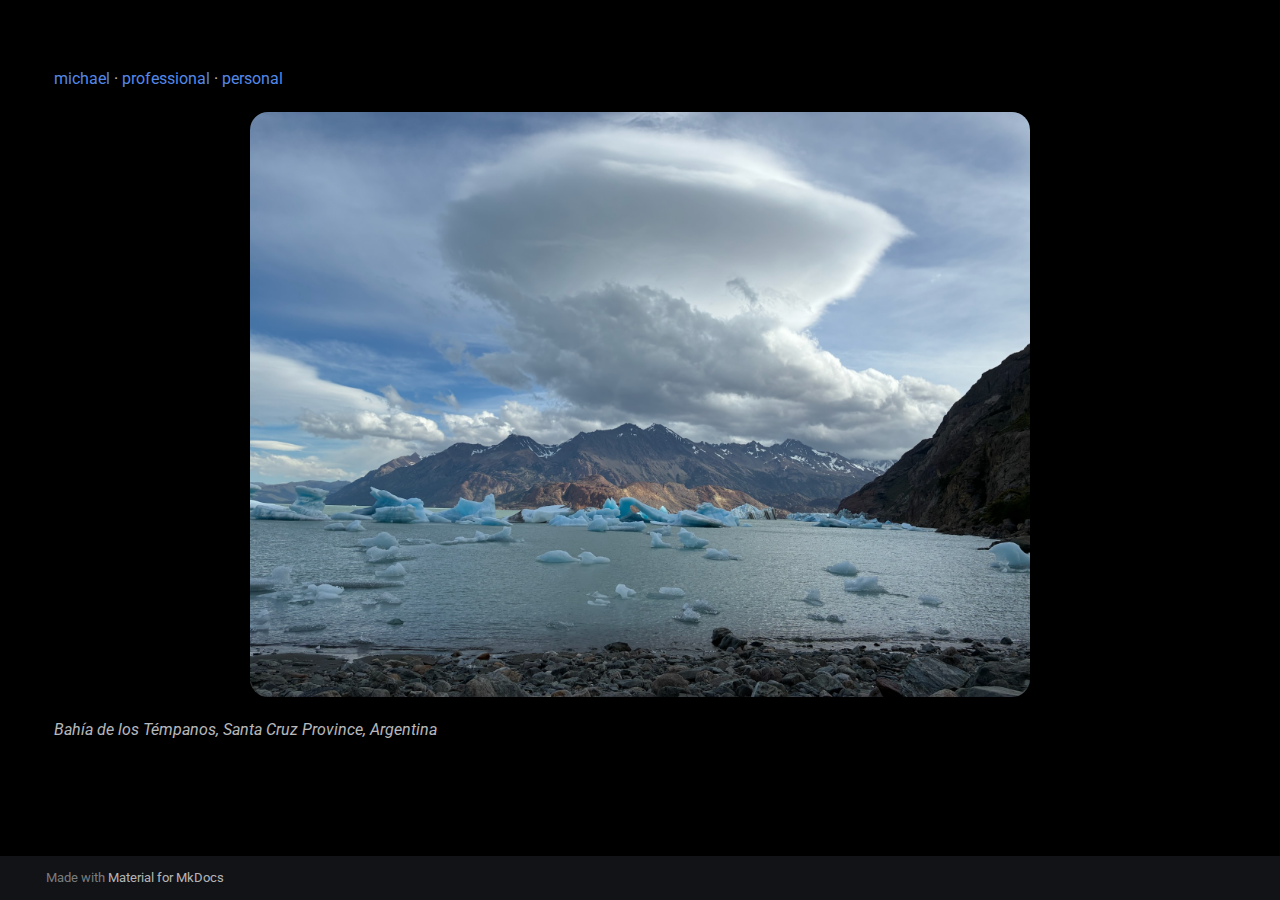
<file: index.html>
<!doctype html>
<html lang="en" class="no-js">
  <head>
    
      <meta charset="utf-8">
      <meta name="viewport" content="width=device-width,initial-scale=1">
      
      
      
      
      
        <link rel="next" href="professional/work-history/">
      
      
        
      
      
      <link rel="icon" href="assets/favicon.png">
      <meta name="generator" content="mkdocs-1.6.1, mkdocs-material-9.7.1">
    
    
      
        <title></title>
      
    
    
      <link rel="stylesheet" href="assets/stylesheets/main.484c7ddc.min.css">
      
        
        <link rel="stylesheet" href="assets/stylesheets/palette.ab4e12ef.min.css">
      
      


    
    
      
    
    
      
        
        
        <link rel="preconnect" href="https://fonts.gstatic.com" crossorigin>
        <link rel="stylesheet" href="https://fonts.googleapis.com/css?family=Roboto:300,300i,400,400i,700,700i%7CRoboto+Mono:400,400i,700,700i&display=fallback">
        <style>:root{--md-text-font:"Roboto";--md-code-font:"Roboto Mono"}</style>
      
    
    
      <link rel="stylesheet" href="stylesheets/extra.css">
    
    <script>__md_scope=new URL(".",location),__md_hash=e=>[...e].reduce(((e,_)=>(e<<5)-e+_.charCodeAt(0)),0),__md_get=(e,_=localStorage,t=__md_scope)=>JSON.parse(_.getItem(t.pathname+"."+e)),__md_set=(e,_,t=localStorage,a=__md_scope)=>{try{t.setItem(a.pathname+"."+e,JSON.stringify(_))}catch(e){}}</script>
    
      

    
    
  </head>
  
  
    
    
    
    
    
    <body dir="ltr" data-md-color-scheme="slate" data-md-color-primary="indigo" data-md-color-accent="indigo">
  
    
    <input class="md-toggle" data-md-toggle="drawer" type="checkbox" id="__drawer" autocomplete="off">
    <input class="md-toggle" data-md-toggle="search" type="checkbox" id="__search" autocomplete="off">
    <label class="md-overlay" for="__drawer"></label>
    <div data-md-component="skip">
      
    </div>
    <div data-md-component="announce">
      
    </div>
    
    
      

  

<header class="md-header md-header--shadow" data-md-component="header">
  <nav class="md-header__inner md-grid" aria-label="Header">
    <a href="." title="" class="md-header__button md-logo" aria-label="" data-md-component="logo">
      
  
  <svg xmlns="http://www.w3.org/2000/svg" viewBox="0 0 24 24"><path d="M12 8a3 3 0 0 0 3-3 3 3 0 0 0-3-3 3 3 0 0 0-3 3 3 3 0 0 0 3 3m0 3.54C9.64 9.35 6.5 8 3 8v11c3.5 0 6.64 1.35 9 3.54 2.36-2.19 5.5-3.54 9-3.54V8c-3.5 0-6.64 1.35-9 3.54"/></svg>

    </a>
    <label class="md-header__button md-icon" for="__drawer">
      
      <svg xmlns="http://www.w3.org/2000/svg" viewBox="0 0 24 24"><path d="M3 6h18v2H3zm0 5h18v2H3zm0 5h18v2H3z"/></svg>
    </label>
    <div class="md-header__title" data-md-component="header-title">
      <div class="md-header__ellipsis">
        <div class="md-header__topic">
          <span class="md-ellipsis">
            
          </span>
        </div>
        <div class="md-header__topic" data-md-component="header-topic">
          <span class="md-ellipsis">
            
              Home
            
          </span>
        </div>
      </div>
    </div>
    
      
    
    
    
    
      
      
        <label class="md-header__button md-icon" for="__search">
          
          <svg xmlns="http://www.w3.org/2000/svg" viewBox="0 0 24 24"><path d="M9.5 3A6.5 6.5 0 0 1 16 9.5c0 1.61-.59 3.09-1.56 4.23l.27.27h.79l5 5-1.5 1.5-5-5v-.79l-.27-.27A6.52 6.52 0 0 1 9.5 16 6.5 6.5 0 0 1 3 9.5 6.5 6.5 0 0 1 9.5 3m0 2C7 5 5 7 5 9.5S7 14 9.5 14 14 12 14 9.5 12 5 9.5 5"/></svg>
        </label>
        <div class="md-search" data-md-component="search" role="dialog">
  <label class="md-search__overlay" for="__search"></label>
  <div class="md-search__inner" role="search">
    <form class="md-search__form" name="search">
      <input type="text" class="md-search__input" name="query" aria-label="Search" placeholder="Search" autocapitalize="off" autocorrect="off" autocomplete="off" spellcheck="false" data-md-component="search-query" required>
      <label class="md-search__icon md-icon" for="__search">
        
        <svg xmlns="http://www.w3.org/2000/svg" viewBox="0 0 24 24"><path d="M9.5 3A6.5 6.5 0 0 1 16 9.5c0 1.61-.59 3.09-1.56 4.23l.27.27h.79l5 5-1.5 1.5-5-5v-.79l-.27-.27A6.52 6.52 0 0 1 9.5 16 6.5 6.5 0 0 1 3 9.5 6.5 6.5 0 0 1 9.5 3m0 2C7 5 5 7 5 9.5S7 14 9.5 14 14 12 14 9.5 12 5 9.5 5"/></svg>
        
        <svg xmlns="http://www.w3.org/2000/svg" viewBox="0 0 24 24"><path d="M20 11v2H8l5.5 5.5-1.42 1.42L4.16 12l7.92-7.92L13.5 5.5 8 11z"/></svg>
      </label>
      <nav class="md-search__options" aria-label="Search">
        
        <button type="reset" class="md-search__icon md-icon" title="Clear" aria-label="Clear" tabindex="-1">
          
          <svg xmlns="http://www.w3.org/2000/svg" viewBox="0 0 24 24"><path d="M19 6.41 17.59 5 12 10.59 6.41 5 5 6.41 10.59 12 5 17.59 6.41 19 12 13.41 17.59 19 19 17.59 13.41 12z"/></svg>
        </button>
      </nav>
      
    </form>
    <div class="md-search__output">
      <div class="md-search__scrollwrap" tabindex="0" data-md-scrollfix>
        <div class="md-search-result" data-md-component="search-result">
          <div class="md-search-result__meta">
            Initializing search
          </div>
          <ol class="md-search-result__list" role="presentation"></ol>
        </div>
      </div>
    </div>
  </div>
</div>
      
    
    
  </nav>
  
</header>
    
    <div class="md-container" data-md-component="container">
      
      
        
          
        
      
      <main class="md-main" data-md-component="main">
        <div class="md-main__inner md-grid">
          
            
              
              <div class="md-sidebar md-sidebar--primary" data-md-component="sidebar" data-md-type="navigation" >
                <div class="md-sidebar__scrollwrap">
                  <div class="md-sidebar__inner">
                    



<nav class="md-nav md-nav--primary" aria-label="Navigation" data-md-level="0">
  <label class="md-nav__title" for="__drawer">
    <a href="." title="" class="md-nav__button md-logo" aria-label="" data-md-component="logo">
      
  
  <svg xmlns="http://www.w3.org/2000/svg" viewBox="0 0 24 24"><path d="M12 8a3 3 0 0 0 3-3 3 3 0 0 0-3-3 3 3 0 0 0-3 3 3 3 0 0 0 3 3m0 3.54C9.64 9.35 6.5 8 3 8v11c3.5 0 6.64 1.35 9 3.54 2.36-2.19 5.5-3.54 9-3.54V8c-3.5 0-6.64 1.35-9 3.54"/></svg>

    </a>
    
  </label>
  
  <ul class="md-nav__list" data-md-scrollfix>
    
      
      
  
  
    
  
  
  
    <li class="md-nav__item md-nav__item--active">
      
      <input class="md-nav__toggle md-toggle" type="checkbox" id="__toc">
      
      
      
      <a href="." class="md-nav__link md-nav__link--active">
        
  
  
  <span class="md-ellipsis">
    
  
    Home
  

    
  </span>
  
  

      </a>
      
    </li>
  

    
      
      
  
  
  
  
    <li class="md-nav__item">
      <a href="professional/work-history/" class="md-nav__link">
        
  
  
  <span class="md-ellipsis">
    
  
    Professional
  

    
  </span>
  
  

      </a>
    </li>
  

    
      
      
  
  
  
  
    <li class="md-nav__item">
      <a href="personal/personal/" class="md-nav__link">
        
  
  
  <span class="md-ellipsis">
    
  
    Personal
  

    
  </span>
  
  

      </a>
    </li>
  

    
  </ul>
</nav>
                  </div>
                </div>
              </div>
            
            
              
              <div class="md-sidebar md-sidebar--secondary" data-md-component="sidebar" data-md-type="toc" >
                <div class="md-sidebar__scrollwrap">
                  <div class="md-sidebar__inner">
                    

<nav class="md-nav md-nav--secondary" aria-label="Table of contents">
  
  
  
  
</nav>
                  </div>
                </div>
              </div>
            
          
          
            <div class="md-content" data-md-component="content">
              
              <article class="md-content__inner md-typeset">
                
                  



  <h1>Home</h1>

<p><a href="./">michael</a> · <a href="professional/work-history/">professional</a> · <a href="personal/personal/">personal</a></p>
<p><img alt="Bahía de los Témpanos" src="assets/IMG_4875.jpeg" /></p>
<p><em>Bahía de los Témpanos, Santa Cruz Province, Argentina</em></p>












                
              </article>
            </div>
          
          
<script>var target=document.getElementById(location.hash.slice(1));target&&target.name&&(target.checked=target.name.startsWith("__tabbed_"))</script>
        </div>
        
      </main>
      
        <footer class="md-footer">
  
  <div class="md-footer-meta md-typeset">
    <div class="md-footer-meta__inner md-grid">
      <div class="md-copyright">
  
  
    Made with
    <a href="https://squidfunk.github.io/mkdocs-material/" target="_blank" rel="noopener">
      Material for MkDocs
    </a>
  
</div>
      
    </div>
  </div>
</footer>
      
    </div>
    <div class="md-dialog" data-md-component="dialog">
      <div class="md-dialog__inner md-typeset"></div>
    </div>
    
    
    
      
      
      <script id="__config" type="application/json">{"annotate": null, "base": ".", "features": [], "search": "assets/javascripts/workers/search.2c215733.min.js", "tags": null, "translations": {"clipboard.copied": "Copied to clipboard", "clipboard.copy": "Copy to clipboard", "search.result.more.one": "1 more on this page", "search.result.more.other": "# more on this page", "search.result.none": "No matching documents", "search.result.one": "1 matching document", "search.result.other": "# matching documents", "search.result.placeholder": "Type to start searching", "search.result.term.missing": "Missing", "select.version": "Select version"}, "version": null}</script>
    
    
      <script src="assets/javascripts/bundle.79ae519e.min.js"></script>
      
    
  </body>
</html>
</file>
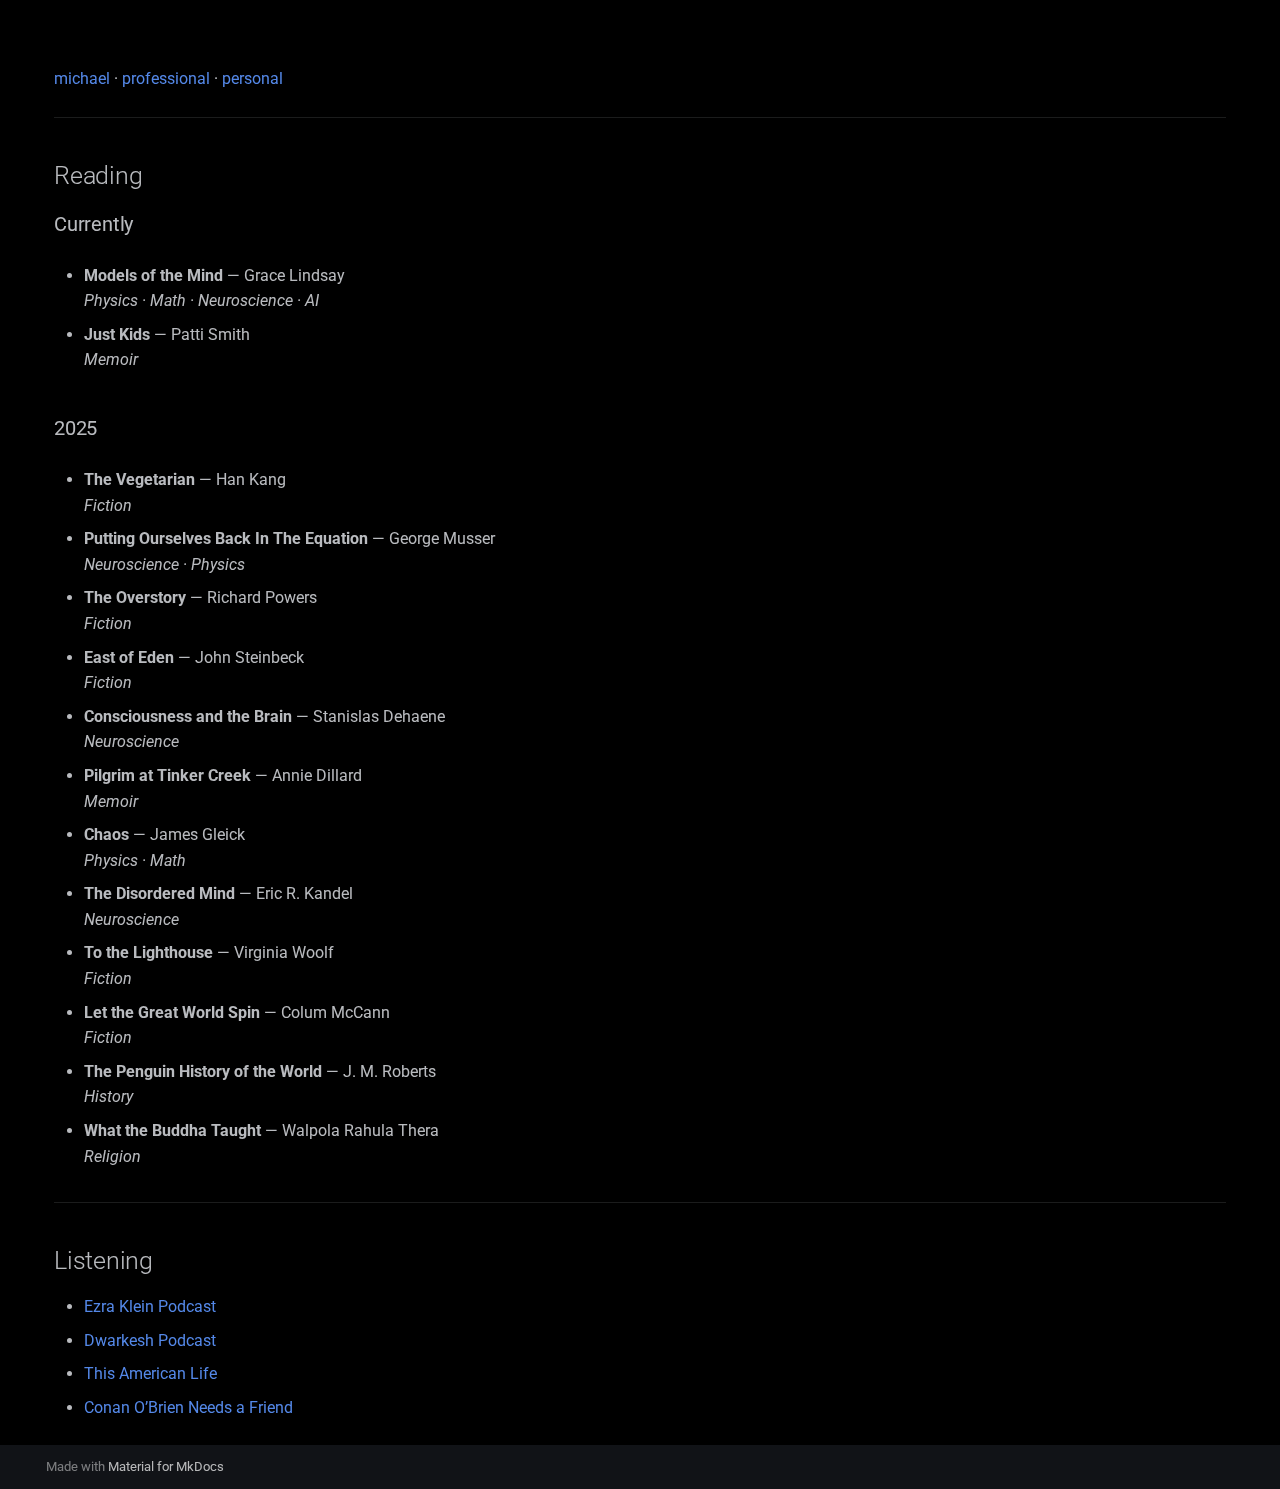
<file: personal/personal/index.html>
<!doctype html>
<html lang="en" class="no-js">
  <head>
    
      <meta charset="utf-8">
      <meta name="viewport" content="width=device-width,initial-scale=1">
      
      
      
      
        <link rel="prev" href="../../professional/work-history/">
      
      
      
        
      
      
      <link rel="icon" href="../../assets/favicon.png">
      <meta name="generator" content="mkdocs-1.6.1, mkdocs-material-9.7.1">
    
    
      
        <title>Personal - </title>
      
    
    
      <link rel="stylesheet" href="../../assets/stylesheets/main.484c7ddc.min.css">
      
        
        <link rel="stylesheet" href="../../assets/stylesheets/palette.ab4e12ef.min.css">
      
      


    
    
      
    
    
      
        
        
        <link rel="preconnect" href="https://fonts.gstatic.com" crossorigin>
        <link rel="stylesheet" href="https://fonts.googleapis.com/css?family=Roboto:300,300i,400,400i,700,700i%7CRoboto+Mono:400,400i,700,700i&display=fallback">
        <style>:root{--md-text-font:"Roboto";--md-code-font:"Roboto Mono"}</style>
      
    
    
      <link rel="stylesheet" href="../../stylesheets/extra.css">
    
    <script>__md_scope=new URL("../..",location),__md_hash=e=>[...e].reduce(((e,_)=>(e<<5)-e+_.charCodeAt(0)),0),__md_get=(e,_=localStorage,t=__md_scope)=>JSON.parse(_.getItem(t.pathname+"."+e)),__md_set=(e,_,t=localStorage,a=__md_scope)=>{try{t.setItem(a.pathname+"."+e,JSON.stringify(_))}catch(e){}}</script>
    
      

    
    
  </head>
  
  
    
    
    
    
    
    <body dir="ltr" data-md-color-scheme="slate" data-md-color-primary="indigo" data-md-color-accent="indigo">
  
    
    <input class="md-toggle" data-md-toggle="drawer" type="checkbox" id="__drawer" autocomplete="off">
    <input class="md-toggle" data-md-toggle="search" type="checkbox" id="__search" autocomplete="off">
    <label class="md-overlay" for="__drawer"></label>
    <div data-md-component="skip">
      
        
        <a href="#reading" class="md-skip">
          Skip to content
        </a>
      
    </div>
    <div data-md-component="announce">
      
    </div>
    
    
      

  

<header class="md-header md-header--shadow" data-md-component="header">
  <nav class="md-header__inner md-grid" aria-label="Header">
    <a href="../.." title="" class="md-header__button md-logo" aria-label="" data-md-component="logo">
      
  
  <svg xmlns="http://www.w3.org/2000/svg" viewBox="0 0 24 24"><path d="M12 8a3 3 0 0 0 3-3 3 3 0 0 0-3-3 3 3 0 0 0-3 3 3 3 0 0 0 3 3m0 3.54C9.64 9.35 6.5 8 3 8v11c3.5 0 6.64 1.35 9 3.54 2.36-2.19 5.5-3.54 9-3.54V8c-3.5 0-6.64 1.35-9 3.54"/></svg>

    </a>
    <label class="md-header__button md-icon" for="__drawer">
      
      <svg xmlns="http://www.w3.org/2000/svg" viewBox="0 0 24 24"><path d="M3 6h18v2H3zm0 5h18v2H3zm0 5h18v2H3z"/></svg>
    </label>
    <div class="md-header__title" data-md-component="header-title">
      <div class="md-header__ellipsis">
        <div class="md-header__topic">
          <span class="md-ellipsis">
            
          </span>
        </div>
        <div class="md-header__topic" data-md-component="header-topic">
          <span class="md-ellipsis">
            
              Personal
            
          </span>
        </div>
      </div>
    </div>
    
      
    
    
    
    
      
      
        <label class="md-header__button md-icon" for="__search">
          
          <svg xmlns="http://www.w3.org/2000/svg" viewBox="0 0 24 24"><path d="M9.5 3A6.5 6.5 0 0 1 16 9.5c0 1.61-.59 3.09-1.56 4.23l.27.27h.79l5 5-1.5 1.5-5-5v-.79l-.27-.27A6.52 6.52 0 0 1 9.5 16 6.5 6.5 0 0 1 3 9.5 6.5 6.5 0 0 1 9.5 3m0 2C7 5 5 7 5 9.5S7 14 9.5 14 14 12 14 9.5 12 5 9.5 5"/></svg>
        </label>
        <div class="md-search" data-md-component="search" role="dialog">
  <label class="md-search__overlay" for="__search"></label>
  <div class="md-search__inner" role="search">
    <form class="md-search__form" name="search">
      <input type="text" class="md-search__input" name="query" aria-label="Search" placeholder="Search" autocapitalize="off" autocorrect="off" autocomplete="off" spellcheck="false" data-md-component="search-query" required>
      <label class="md-search__icon md-icon" for="__search">
        
        <svg xmlns="http://www.w3.org/2000/svg" viewBox="0 0 24 24"><path d="M9.5 3A6.5 6.5 0 0 1 16 9.5c0 1.61-.59 3.09-1.56 4.23l.27.27h.79l5 5-1.5 1.5-5-5v-.79l-.27-.27A6.52 6.52 0 0 1 9.5 16 6.5 6.5 0 0 1 3 9.5 6.5 6.5 0 0 1 9.5 3m0 2C7 5 5 7 5 9.5S7 14 9.5 14 14 12 14 9.5 12 5 9.5 5"/></svg>
        
        <svg xmlns="http://www.w3.org/2000/svg" viewBox="0 0 24 24"><path d="M20 11v2H8l5.5 5.5-1.42 1.42L4.16 12l7.92-7.92L13.5 5.5 8 11z"/></svg>
      </label>
      <nav class="md-search__options" aria-label="Search">
        
        <button type="reset" class="md-search__icon md-icon" title="Clear" aria-label="Clear" tabindex="-1">
          
          <svg xmlns="http://www.w3.org/2000/svg" viewBox="0 0 24 24"><path d="M19 6.41 17.59 5 12 10.59 6.41 5 5 6.41 10.59 12 5 17.59 6.41 19 12 13.41 17.59 19 19 17.59 13.41 12z"/></svg>
        </button>
      </nav>
      
    </form>
    <div class="md-search__output">
      <div class="md-search__scrollwrap" tabindex="0" data-md-scrollfix>
        <div class="md-search-result" data-md-component="search-result">
          <div class="md-search-result__meta">
            Initializing search
          </div>
          <ol class="md-search-result__list" role="presentation"></ol>
        </div>
      </div>
    </div>
  </div>
</div>
      
    
    
  </nav>
  
</header>
    
    <div class="md-container" data-md-component="container">
      
      
        
          
        
      
      <main class="md-main" data-md-component="main">
        <div class="md-main__inner md-grid">
          
            
              
              <div class="md-sidebar md-sidebar--primary" data-md-component="sidebar" data-md-type="navigation" >
                <div class="md-sidebar__scrollwrap">
                  <div class="md-sidebar__inner">
                    



<nav class="md-nav md-nav--primary" aria-label="Navigation" data-md-level="0">
  <label class="md-nav__title" for="__drawer">
    <a href="../.." title="" class="md-nav__button md-logo" aria-label="" data-md-component="logo">
      
  
  <svg xmlns="http://www.w3.org/2000/svg" viewBox="0 0 24 24"><path d="M12 8a3 3 0 0 0 3-3 3 3 0 0 0-3-3 3 3 0 0 0-3 3 3 3 0 0 0 3 3m0 3.54C9.64 9.35 6.5 8 3 8v11c3.5 0 6.64 1.35 9 3.54 2.36-2.19 5.5-3.54 9-3.54V8c-3.5 0-6.64 1.35-9 3.54"/></svg>

    </a>
    
  </label>
  
  <ul class="md-nav__list" data-md-scrollfix>
    
      
      
  
  
  
  
    <li class="md-nav__item">
      <a href="../.." class="md-nav__link">
        
  
  
  <span class="md-ellipsis">
    
  
    Home
  

    
  </span>
  
  

      </a>
    </li>
  

    
      
      
  
  
  
  
    <li class="md-nav__item">
      <a href="../../professional/work-history/" class="md-nav__link">
        
  
  
  <span class="md-ellipsis">
    
  
    Professional
  

    
  </span>
  
  

      </a>
    </li>
  

    
      
      
  
  
    
  
  
  
    <li class="md-nav__item md-nav__item--active">
      
      <input class="md-nav__toggle md-toggle" type="checkbox" id="__toc">
      
      
      
        <label class="md-nav__link md-nav__link--active" for="__toc">
          
  
  
  <span class="md-ellipsis">
    
  
    Personal
  

    
  </span>
  
  

          <span class="md-nav__icon md-icon"></span>
        </label>
      
      <a href="./" class="md-nav__link md-nav__link--active">
        
  
  
  <span class="md-ellipsis">
    
  
    Personal
  

    
  </span>
  
  

      </a>
      
        

<nav class="md-nav md-nav--secondary" aria-label="Table of contents">
  
  
  
  
    <label class="md-nav__title" for="__toc">
      <span class="md-nav__icon md-icon"></span>
      Table of contents
    </label>
    <ul class="md-nav__list" data-md-component="toc" data-md-scrollfix>
      
        <li class="md-nav__item">
  <a href="#reading" class="md-nav__link">
    <span class="md-ellipsis">
      
        Reading
      
    </span>
  </a>
  
    <nav class="md-nav" aria-label="Reading">
      <ul class="md-nav__list">
        
          <li class="md-nav__item">
  <a href="#currently" class="md-nav__link">
    <span class="md-ellipsis">
      
        Currently
      
    </span>
  </a>
  
</li>
        
          <li class="md-nav__item">
  <a href="#2025" class="md-nav__link">
    <span class="md-ellipsis">
      
        2025
      
    </span>
  </a>
  
</li>
        
      </ul>
    </nav>
  
</li>
      
        <li class="md-nav__item">
  <a href="#listening" class="md-nav__link">
    <span class="md-ellipsis">
      
        Listening
      
    </span>
  </a>
  
</li>
      
    </ul>
  
</nav>
      
    </li>
  

    
  </ul>
</nav>
                  </div>
                </div>
              </div>
            
            
              
              <div class="md-sidebar md-sidebar--secondary" data-md-component="sidebar" data-md-type="toc" >
                <div class="md-sidebar__scrollwrap">
                  <div class="md-sidebar__inner">
                    

<nav class="md-nav md-nav--secondary" aria-label="Table of contents">
  
  
  
  
    <label class="md-nav__title" for="__toc">
      <span class="md-nav__icon md-icon"></span>
      Table of contents
    </label>
    <ul class="md-nav__list" data-md-component="toc" data-md-scrollfix>
      
        <li class="md-nav__item">
  <a href="#reading" class="md-nav__link">
    <span class="md-ellipsis">
      
        Reading
      
    </span>
  </a>
  
    <nav class="md-nav" aria-label="Reading">
      <ul class="md-nav__list">
        
          <li class="md-nav__item">
  <a href="#currently" class="md-nav__link">
    <span class="md-ellipsis">
      
        Currently
      
    </span>
  </a>
  
</li>
        
          <li class="md-nav__item">
  <a href="#2025" class="md-nav__link">
    <span class="md-ellipsis">
      
        2025
      
    </span>
  </a>
  
</li>
        
      </ul>
    </nav>
  
</li>
      
        <li class="md-nav__item">
  <a href="#listening" class="md-nav__link">
    <span class="md-ellipsis">
      
        Listening
      
    </span>
  </a>
  
</li>
      
    </ul>
  
</nav>
                  </div>
                </div>
              </div>
            
          
          
            <div class="md-content" data-md-component="content">
              
              <article class="md-content__inner md-typeset">
                
                  



  <h1>Personal</h1>

<p><a href="../../">michael</a> · <a href="../../professional/work-history/">professional</a> · <a href="./">personal</a></p>
<hr />
<h2 id="reading">Reading</h2>
<h3 id="currently">Currently</h3>
<ul>
<li>
<p><strong>Models of the Mind</strong> — Grace Lindsay<br />
<em>Physics · Math · Neuroscience · AI</em></p>
</li>
<li>
<p><strong>Just Kids</strong> — Patti Smith<br />
<em>Memoir</em></p>
</li>
</ul>
<h3 id="2025">2025</h3>
<ul>
<li>
<p><strong>The Vegetarian</strong> — Han Kang<br />
<em>Fiction</em></p>
</li>
<li>
<p><strong>Putting Ourselves Back In The Equation</strong> — George Musser<br />
<em>Neuroscience · Physics</em></p>
</li>
<li>
<p><strong>The Overstory</strong> — Richard Powers<br />
<em>Fiction</em></p>
</li>
<li>
<p><strong>East of Eden</strong> — John Steinbeck<br />
<em>Fiction</em></p>
</li>
<li>
<p><strong>Consciousness and the Brain</strong> — Stanislas Dehaene<br />
<em>Neuroscience</em></p>
</li>
<li>
<p><strong>Pilgrim at Tinker Creek</strong> — Annie Dillard<br />
<em>Memoir</em></p>
</li>
<li>
<p><strong>Chaos</strong> — James Gleick<br />
<em>Physics · Math</em></p>
</li>
<li>
<p><strong>The Disordered Mind</strong> — Eric R. Kandel<br />
<em>Neuroscience</em></p>
</li>
<li>
<p><strong>To the Lighthouse</strong> — Virginia Woolf<br />
<em>Fiction</em></p>
</li>
<li>
<p><strong>Let the Great World Spin</strong> — Colum McCann<br />
<em>Fiction</em></p>
</li>
<li>
<p><strong>The Penguin History of the World</strong> — J. M. Roberts<br />
<em>History</em></p>
</li>
<li>
<p><strong>What the Buddha Taught</strong> — Walpola Rahula Thera<br />
<em>Religion</em></p>
</li>
</ul>
<hr />
<h2 id="listening">Listening</h2>
<ul>
<li><a href="https://www.nytimes.com/column/ezra-klein-podcast">Ezra Klein Podcast</a></li>
<li><a href="https://www.dwarkesh.com/">Dwarkesh Podcast</a></li>
<li><a href="https://www.thisamericanlife.org/">This American Life</a></li>
<li><a href="https://teamcoco.com/podcasts/conan-obrien-needs-a-friend">Conan O’Brien Needs a Friend</a></li>
</ul>












                
              </article>
            </div>
          
          
<script>var target=document.getElementById(location.hash.slice(1));target&&target.name&&(target.checked=target.name.startsWith("__tabbed_"))</script>
        </div>
        
      </main>
      
        <footer class="md-footer">
  
  <div class="md-footer-meta md-typeset">
    <div class="md-footer-meta__inner md-grid">
      <div class="md-copyright">
  
  
    Made with
    <a href="https://squidfunk.github.io/mkdocs-material/" target="_blank" rel="noopener">
      Material for MkDocs
    </a>
  
</div>
      
    </div>
  </div>
</footer>
      
    </div>
    <div class="md-dialog" data-md-component="dialog">
      <div class="md-dialog__inner md-typeset"></div>
    </div>
    
    
    
      
      
      <script id="__config" type="application/json">{"annotate": null, "base": "../..", "features": [], "search": "../../assets/javascripts/workers/search.2c215733.min.js", "tags": null, "translations": {"clipboard.copied": "Copied to clipboard", "clipboard.copy": "Copy to clipboard", "search.result.more.one": "1 more on this page", "search.result.more.other": "# more on this page", "search.result.none": "No matching documents", "search.result.one": "1 matching document", "search.result.other": "# matching documents", "search.result.placeholder": "Type to start searching", "search.result.term.missing": "Missing", "select.version": "Select version"}, "version": null}</script>
    
    
      <script src="../../assets/javascripts/bundle.79ae519e.min.js"></script>
      
    
  </body>
</html>
</file>
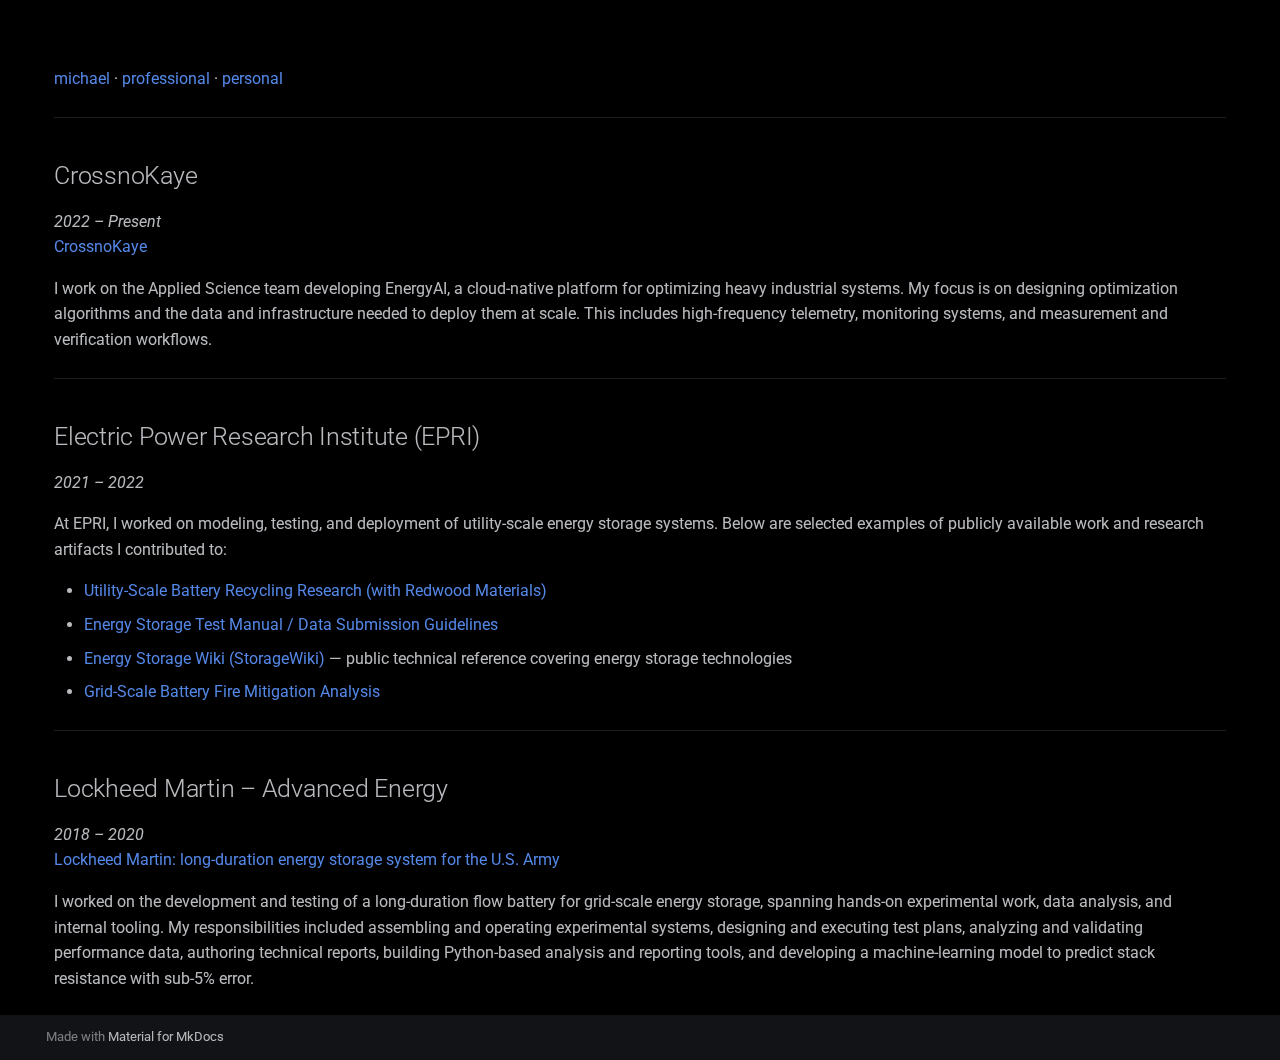
<file: professional/work-history/index.html>
<!doctype html>
<html lang="en" class="no-js">
  <head>
    
      <meta charset="utf-8">
      <meta name="viewport" content="width=device-width,initial-scale=1">
      
      
      
      
        <link rel="prev" href="../..">
      
      
        <link rel="next" href="../../personal/personal/">
      
      
        
      
      
      <link rel="icon" href="../../assets/favicon.png">
      <meta name="generator" content="mkdocs-1.6.1, mkdocs-material-9.7.1">
    
    
      
        <title>Professional - </title>
      
    
    
      <link rel="stylesheet" href="../../assets/stylesheets/main.484c7ddc.min.css">
      
        
        <link rel="stylesheet" href="../../assets/stylesheets/palette.ab4e12ef.min.css">
      
      


    
    
      
    
    
      
        
        
        <link rel="preconnect" href="https://fonts.gstatic.com" crossorigin>
        <link rel="stylesheet" href="https://fonts.googleapis.com/css?family=Roboto:300,300i,400,400i,700,700i%7CRoboto+Mono:400,400i,700,700i&display=fallback">
        <style>:root{--md-text-font:"Roboto";--md-code-font:"Roboto Mono"}</style>
      
    
    
      <link rel="stylesheet" href="../../stylesheets/extra.css">
    
    <script>__md_scope=new URL("../..",location),__md_hash=e=>[...e].reduce(((e,_)=>(e<<5)-e+_.charCodeAt(0)),0),__md_get=(e,_=localStorage,t=__md_scope)=>JSON.parse(_.getItem(t.pathname+"."+e)),__md_set=(e,_,t=localStorage,a=__md_scope)=>{try{t.setItem(a.pathname+"."+e,JSON.stringify(_))}catch(e){}}</script>
    
      

    
    
  </head>
  
  
    
    
    
    
    
    <body dir="ltr" data-md-color-scheme="slate" data-md-color-primary="indigo" data-md-color-accent="indigo">
  
    
    <input class="md-toggle" data-md-toggle="drawer" type="checkbox" id="__drawer" autocomplete="off">
    <input class="md-toggle" data-md-toggle="search" type="checkbox" id="__search" autocomplete="off">
    <label class="md-overlay" for="__drawer"></label>
    <div data-md-component="skip">
      
        
        <a href="#crossnokaye" class="md-skip">
          Skip to content
        </a>
      
    </div>
    <div data-md-component="announce">
      
    </div>
    
    
      

  

<header class="md-header md-header--shadow" data-md-component="header">
  <nav class="md-header__inner md-grid" aria-label="Header">
    <a href="../.." title="" class="md-header__button md-logo" aria-label="" data-md-component="logo">
      
  
  <svg xmlns="http://www.w3.org/2000/svg" viewBox="0 0 24 24"><path d="M12 8a3 3 0 0 0 3-3 3 3 0 0 0-3-3 3 3 0 0 0-3 3 3 3 0 0 0 3 3m0 3.54C9.64 9.35 6.5 8 3 8v11c3.5 0 6.64 1.35 9 3.54 2.36-2.19 5.5-3.54 9-3.54V8c-3.5 0-6.64 1.35-9 3.54"/></svg>

    </a>
    <label class="md-header__button md-icon" for="__drawer">
      
      <svg xmlns="http://www.w3.org/2000/svg" viewBox="0 0 24 24"><path d="M3 6h18v2H3zm0 5h18v2H3zm0 5h18v2H3z"/></svg>
    </label>
    <div class="md-header__title" data-md-component="header-title">
      <div class="md-header__ellipsis">
        <div class="md-header__topic">
          <span class="md-ellipsis">
            
          </span>
        </div>
        <div class="md-header__topic" data-md-component="header-topic">
          <span class="md-ellipsis">
            
              Professional
            
          </span>
        </div>
      </div>
    </div>
    
      
    
    
    
    
      
      
        <label class="md-header__button md-icon" for="__search">
          
          <svg xmlns="http://www.w3.org/2000/svg" viewBox="0 0 24 24"><path d="M9.5 3A6.5 6.5 0 0 1 16 9.5c0 1.61-.59 3.09-1.56 4.23l.27.27h.79l5 5-1.5 1.5-5-5v-.79l-.27-.27A6.52 6.52 0 0 1 9.5 16 6.5 6.5 0 0 1 3 9.5 6.5 6.5 0 0 1 9.5 3m0 2C7 5 5 7 5 9.5S7 14 9.5 14 14 12 14 9.5 12 5 9.5 5"/></svg>
        </label>
        <div class="md-search" data-md-component="search" role="dialog">
  <label class="md-search__overlay" for="__search"></label>
  <div class="md-search__inner" role="search">
    <form class="md-search__form" name="search">
      <input type="text" class="md-search__input" name="query" aria-label="Search" placeholder="Search" autocapitalize="off" autocorrect="off" autocomplete="off" spellcheck="false" data-md-component="search-query" required>
      <label class="md-search__icon md-icon" for="__search">
        
        <svg xmlns="http://www.w3.org/2000/svg" viewBox="0 0 24 24"><path d="M9.5 3A6.5 6.5 0 0 1 16 9.5c0 1.61-.59 3.09-1.56 4.23l.27.27h.79l5 5-1.5 1.5-5-5v-.79l-.27-.27A6.52 6.52 0 0 1 9.5 16 6.5 6.5 0 0 1 3 9.5 6.5 6.5 0 0 1 9.5 3m0 2C7 5 5 7 5 9.5S7 14 9.5 14 14 12 14 9.5 12 5 9.5 5"/></svg>
        
        <svg xmlns="http://www.w3.org/2000/svg" viewBox="0 0 24 24"><path d="M20 11v2H8l5.5 5.5-1.42 1.42L4.16 12l7.92-7.92L13.5 5.5 8 11z"/></svg>
      </label>
      <nav class="md-search__options" aria-label="Search">
        
        <button type="reset" class="md-search__icon md-icon" title="Clear" aria-label="Clear" tabindex="-1">
          
          <svg xmlns="http://www.w3.org/2000/svg" viewBox="0 0 24 24"><path d="M19 6.41 17.59 5 12 10.59 6.41 5 5 6.41 10.59 12 5 17.59 6.41 19 12 13.41 17.59 19 19 17.59 13.41 12z"/></svg>
        </button>
      </nav>
      
    </form>
    <div class="md-search__output">
      <div class="md-search__scrollwrap" tabindex="0" data-md-scrollfix>
        <div class="md-search-result" data-md-component="search-result">
          <div class="md-search-result__meta">
            Initializing search
          </div>
          <ol class="md-search-result__list" role="presentation"></ol>
        </div>
      </div>
    </div>
  </div>
</div>
      
    
    
  </nav>
  
</header>
    
    <div class="md-container" data-md-component="container">
      
      
        
          
        
      
      <main class="md-main" data-md-component="main">
        <div class="md-main__inner md-grid">
          
            
              
              <div class="md-sidebar md-sidebar--primary" data-md-component="sidebar" data-md-type="navigation" >
                <div class="md-sidebar__scrollwrap">
                  <div class="md-sidebar__inner">
                    



<nav class="md-nav md-nav--primary" aria-label="Navigation" data-md-level="0">
  <label class="md-nav__title" for="__drawer">
    <a href="../.." title="" class="md-nav__button md-logo" aria-label="" data-md-component="logo">
      
  
  <svg xmlns="http://www.w3.org/2000/svg" viewBox="0 0 24 24"><path d="M12 8a3 3 0 0 0 3-3 3 3 0 0 0-3-3 3 3 0 0 0-3 3 3 3 0 0 0 3 3m0 3.54C9.64 9.35 6.5 8 3 8v11c3.5 0 6.64 1.35 9 3.54 2.36-2.19 5.5-3.54 9-3.54V8c-3.5 0-6.64 1.35-9 3.54"/></svg>

    </a>
    
  </label>
  
  <ul class="md-nav__list" data-md-scrollfix>
    
      
      
  
  
  
  
    <li class="md-nav__item">
      <a href="../.." class="md-nav__link">
        
  
  
  <span class="md-ellipsis">
    
  
    Home
  

    
  </span>
  
  

      </a>
    </li>
  

    
      
      
  
  
    
  
  
  
    <li class="md-nav__item md-nav__item--active">
      
      <input class="md-nav__toggle md-toggle" type="checkbox" id="__toc">
      
      
      
        <label class="md-nav__link md-nav__link--active" for="__toc">
          
  
  
  <span class="md-ellipsis">
    
  
    Professional
  

    
  </span>
  
  

          <span class="md-nav__icon md-icon"></span>
        </label>
      
      <a href="./" class="md-nav__link md-nav__link--active">
        
  
  
  <span class="md-ellipsis">
    
  
    Professional
  

    
  </span>
  
  

      </a>
      
        

<nav class="md-nav md-nav--secondary" aria-label="Table of contents">
  
  
  
  
    <label class="md-nav__title" for="__toc">
      <span class="md-nav__icon md-icon"></span>
      Table of contents
    </label>
    <ul class="md-nav__list" data-md-component="toc" data-md-scrollfix>
      
        <li class="md-nav__item">
  <a href="#crossnokaye" class="md-nav__link">
    <span class="md-ellipsis">
      
        CrossnoKaye
      
    </span>
  </a>
  
</li>
      
        <li class="md-nav__item">
  <a href="#electric-power-research-institute-epri" class="md-nav__link">
    <span class="md-ellipsis">
      
        Electric Power Research Institute (EPRI)
      
    </span>
  </a>
  
</li>
      
        <li class="md-nav__item">
  <a href="#lockheed-martin-advanced-energy" class="md-nav__link">
    <span class="md-ellipsis">
      
        Lockheed Martin – Advanced Energy
      
    </span>
  </a>
  
</li>
      
    </ul>
  
</nav>
      
    </li>
  

    
      
      
  
  
  
  
    <li class="md-nav__item">
      <a href="../../personal/personal/" class="md-nav__link">
        
  
  
  <span class="md-ellipsis">
    
  
    Personal
  

    
  </span>
  
  

      </a>
    </li>
  

    
  </ul>
</nav>
                  </div>
                </div>
              </div>
            
            
              
              <div class="md-sidebar md-sidebar--secondary" data-md-component="sidebar" data-md-type="toc" >
                <div class="md-sidebar__scrollwrap">
                  <div class="md-sidebar__inner">
                    

<nav class="md-nav md-nav--secondary" aria-label="Table of contents">
  
  
  
  
    <label class="md-nav__title" for="__toc">
      <span class="md-nav__icon md-icon"></span>
      Table of contents
    </label>
    <ul class="md-nav__list" data-md-component="toc" data-md-scrollfix>
      
        <li class="md-nav__item">
  <a href="#crossnokaye" class="md-nav__link">
    <span class="md-ellipsis">
      
        CrossnoKaye
      
    </span>
  </a>
  
</li>
      
        <li class="md-nav__item">
  <a href="#electric-power-research-institute-epri" class="md-nav__link">
    <span class="md-ellipsis">
      
        Electric Power Research Institute (EPRI)
      
    </span>
  </a>
  
</li>
      
        <li class="md-nav__item">
  <a href="#lockheed-martin-advanced-energy" class="md-nav__link">
    <span class="md-ellipsis">
      
        Lockheed Martin – Advanced Energy
      
    </span>
  </a>
  
</li>
      
    </ul>
  
</nav>
                  </div>
                </div>
              </div>
            
          
          
            <div class="md-content" data-md-component="content">
              
              <article class="md-content__inner md-typeset">
                
                  



  <h1>Professional</h1>

<p><a href="../../">michael</a> · <a href="./">professional</a> · <a href="../../personal/personal/">personal</a></p>
<hr />
<h2 id="crossnokaye">CrossnoKaye</h2>
<p><em>2022 – Present</em><br />
<a href="https://crossnokaye.com/">CrossnoKaye</a></p>
<p>I work on the Applied Science team developing EnergyAI, a cloud-native platform for optimizing heavy industrial systems. My focus is on designing optimization algorithms and the data and infrastructure needed to deploy them at scale. This includes high-frequency telemetry, monitoring systems, and measurement and verification workflows.</p>
<hr />
<h2 id="electric-power-research-institute-epri">Electric Power Research Institute (EPRI)</h2>
<p><em>2021 – 2022</em></p>
<p>At EPRI, I worked on modeling, testing, and deployment of utility-scale energy storage systems. Below are selected examples of publicly available work and research artifacts I contributed to:</p>
<ul>
<li><a href="https://www.youtube.com/watch?v=ub6fPOxtkTk">Utility-Scale Battery Recycling Research (with Redwood Materials)</a></li>
<li><a href="https://www.epri.com/research/products/000000003002022119">Energy Storage Test Manual / Data Submission Guidelines</a></li>
<li><a href="https://storagewiki.epri.com/index.php/Welcome_to_StorageWiki">Energy Storage Wiki (StorageWiki)</a> — public technical reference covering energy storage technologies</li>
<li><a href="https://www.epri.com/research/products/000000003002023089">Grid-Scale Battery Fire Mitigation Analysis</a></li>
</ul>
<hr />
<h2 id="lockheed-martin-advanced-energy">Lockheed Martin – Advanced Energy</h2>
<p><em>2018 – 2020</em><br />
<a href="https://news.lockheedmartin.com/2022-6-14-lockheed-martin-to-build-first-long-duration-energy-storage-system-for-us-army">Lockheed Martin: long-duration energy storage system for the U.S. Army</a></p>
<p>I worked on the development and testing of a long-duration flow battery for grid-scale energy storage, spanning hands-on experimental work, data analysis, and internal tooling. My responsibilities included assembling and operating experimental systems, designing and executing test plans, analyzing and validating performance data, authoring technical reports, building Python-based analysis and reporting tools, and developing a machine-learning model to predict stack resistance with sub-5% error.</p>












                
              </article>
            </div>
          
          
<script>var target=document.getElementById(location.hash.slice(1));target&&target.name&&(target.checked=target.name.startsWith("__tabbed_"))</script>
        </div>
        
      </main>
      
        <footer class="md-footer">
  
  <div class="md-footer-meta md-typeset">
    <div class="md-footer-meta__inner md-grid">
      <div class="md-copyright">
  
  
    Made with
    <a href="https://squidfunk.github.io/mkdocs-material/" target="_blank" rel="noopener">
      Material for MkDocs
    </a>
  
</div>
      
    </div>
  </div>
</footer>
      
    </div>
    <div class="md-dialog" data-md-component="dialog">
      <div class="md-dialog__inner md-typeset"></div>
    </div>
    
    
    
      
      
      <script id="__config" type="application/json">{"annotate": null, "base": "../..", "features": [], "search": "../../assets/javascripts/workers/search.2c215733.min.js", "tags": null, "translations": {"clipboard.copied": "Copied to clipboard", "clipboard.copy": "Copy to clipboard", "search.result.more.one": "1 more on this page", "search.result.more.other": "# more on this page", "search.result.none": "No matching documents", "search.result.one": "1 matching document", "search.result.other": "# matching documents", "search.result.placeholder": "Type to start searching", "search.result.term.missing": "Missing", "select.version": "Select version"}, "version": null}</script>
    
    
      <script src="../../assets/javascripts/bundle.79ae519e.min.js"></script>
      
    
  </body>
</html>
</file>
<file: stylesheets/extra.css>
/* Remove all Material navigation UI */
.md-header,
.md-tabs,
.md-sidebar,
.md-search {
  display: none !important;
}

/* Black background everywhere */
body {
  background-color: #000;
}

/* Center content */
.md-content {
  max-width: none;
  margin: 0;
  padding: 0;
}

/* Home layout */
.home {
  min-height: 100vh;
  display: flex;
  flex-direction: column;
  justify-content: center;
  align-items: center;
  text-align: center;
}

/* Image */
.home img {
  max-width: 520px;
  width: 80%;
  border-radius: 18px;
  margin-bottom: 1.5rem;
}

/* Home page main image */
.md-content__inner img {
  max-height: 65vh;      /* key line: fits on screen */
  max-width: 70vw;       /* responsive width */
  width: auto;
  height: auto;
  border-radius: 18px;
  display: block;
  margin: 1rem auto;
}

/* Navigation links */
.home-nav {
  margin-top: 1rem;
}

.home-nav a {
  color: #fff;
  text-decoration: none;
  font-size: 1.1rem;
  margin: 0 0.75rem;
  opacity: 0.85;
}

.home-nav a:hover {
  opacity: 1;
  text-decoration: underline;
}

/* Hide the auto page title (first h1 on each page) */
.md-content__inner > h1:first-child {
  display: none;
}

/* Force-center the image caption */
.md-content__inner .caption {
  display: block;
  width: 100%;
  text-align: center !important;
  opacity: 0.7;
  font-size: 0.9rem;
  margin-top: 0.25rem;
}
</file>
<file: assets/stylesheets/main.484c7ddc.min.css>
@charset "UTF-8";html{-webkit-text-size-adjust:none;-moz-text-size-adjust:none;text-size-adjust:none;box-sizing:border-box}*,:after,:before{box-sizing:inherit}@media (prefers-reduced-motion){*,:after,:before{transition:none!important}}body{margin:0}a,button,input,label{-webkit-tap-highlight-color:transparent}a{color:inherit;text-decoration:none}hr{border:0;box-sizing:initial;display:block;height:.05rem;overflow:visible;padding:0}small{font-size:80%}sub,sup{line-height:1em}img{border-style:none}table{border-collapse:initial;border-spacing:0}td,th{font-weight:400;vertical-align:top}button{background:#0000;border:0;font-family:inherit;font-size:inherit;margin:0;padding:0}input{border:0;outline:none}:root{--md-primary-fg-color:#4051b5;--md-primary-fg-color--light:#5d6cc0;--md-primary-fg-color--dark:#303fa1;--md-primary-bg-color:#fff;--md-primary-bg-color--light:#ffffffb3;--md-accent-fg-color:#526cfe;--md-accent-fg-color--transparent:#526cfe1a;--md-accent-bg-color:#fff;--md-accent-bg-color--light:#ffffffb3}[data-md-color-scheme=default]{color-scheme:light}[data-md-color-scheme=default] img[src$="#gh-dark-mode-only"],[data-md-color-scheme=default] img[src$="#only-dark"]{display:none}:root,[data-md-color-scheme=default]{--md-hue:225deg;--md-default-fg-color:#000000de;--md-default-fg-color--light:#0000008a;--md-default-fg-color--lighter:#00000052;--md-default-fg-color--lightest:#00000012;--md-default-bg-color:#fff;--md-default-bg-color--light:#ffffffb3;--md-default-bg-color--lighter:#ffffff4d;--md-default-bg-color--lightest:#ffffff1f;--md-code-fg-color:#36464e;--md-code-bg-color:#f5f5f5;--md-code-bg-color--light:#f5f5f5b3;--md-code-bg-color--lighter:#f5f5f54d;--md-code-hl-color:#4287ff;--md-code-hl-color--light:#4287ff1a;--md-code-hl-number-color:#d52a2a;--md-code-hl-special-color:#db1457;--md-code-hl-function-color:#a846b9;--md-code-hl-constant-color:#6e59d9;--md-code-hl-keyword-color:#3f6ec6;--md-code-hl-string-color:#1c7d4d;--md-code-hl-name-color:var(--md-code-fg-color);--md-code-hl-operator-color:var(--md-default-fg-color--light);--md-code-hl-punctuation-color:var(--md-default-fg-color--light);--md-code-hl-comment-color:var(--md-default-fg-color--light);--md-code-hl-generic-color:var(--md-default-fg-color--light);--md-code-hl-variable-color:var(--md-default-fg-color--light);--md-typeset-color:var(--md-default-fg-color);--md-typeset-a-color:var(--md-primary-fg-color);--md-typeset-del-color:#f5503d26;--md-typeset-ins-color:#0bd57026;--md-typeset-kbd-color:#fafafa;--md-typeset-kbd-accent-color:#fff;--md-typeset-kbd-border-color:#b8b8b8;--md-typeset-mark-color:#ffff0080;--md-typeset-table-color:#0000001f;--md-typeset-table-color--light:rgba(0,0,0,.035);--md-admonition-fg-color:var(--md-default-fg-color);--md-admonition-bg-color:var(--md-default-bg-color);--md-warning-fg-color:#000000de;--md-warning-bg-color:#ff9;--md-footer-fg-color:#fff;--md-footer-fg-color--light:#ffffffb3;--md-footer-fg-color--lighter:#ffffff73;--md-footer-bg-color:#000000de;--md-footer-bg-color--dark:#00000052;--md-shadow-z1:0 0.2rem 0.5rem #0000000d,0 0 0.05rem #0000001a;--md-shadow-z2:0 0.2rem 0.5rem #0000001a,0 0 0.05rem #00000040;--md-shadow-z3:0 0.2rem 0.5rem #0003,0 0 0.05rem #00000059}.md-icon svg{fill:currentcolor;display:block;height:1.2rem;width:1.2rem}body{-webkit-font-smoothing:antialiased;-moz-osx-font-smoothing:grayscale;--md-text-font-family:var(--md-text-font,_),-apple-system,BlinkMacSystemFont,Helvetica,Arial,sans-serif;--md-code-font-family:var(--md-code-font,_),SFMono-Regular,Consolas,Menlo,monospace}aside,body,input{font-feature-settings:"kern","liga";color:var(--md-typeset-color);font-family:var(--md-text-font-family)}code,kbd,pre{font-feature-settings:"kern";font-family:var(--md-code-font-family)}:root{--md-typeset-table-sort-icon:url('data:image/svg+xml;charset=utf-8,<svg xmlns="http://www.w3.org/2000/svg" viewBox="0 0 24 24"><path d="m18 21-4-4h3V7h-3l4-4 4 4h-3v10h3M2 19v-2h10v2M2 13v-2h7v2M2 7V5h4v2z"/></svg>');--md-typeset-table-sort-icon--asc:url('data:image/svg+xml;charset=utf-8,<svg xmlns="http://www.w3.org/2000/svg" viewBox="0 0 24 24"><path d="M19 17h3l-4 4-4-4h3V3h2M2 17h10v2H2M6 5v2H2V5m0 6h7v2H2z"/></svg>');--md-typeset-table-sort-icon--desc:url('data:image/svg+xml;charset=utf-8,<svg xmlns="http://www.w3.org/2000/svg" viewBox="0 0 24 24"><path d="M19 7h3l-4-4-4 4h3v14h2M2 17h10v2H2M6 5v2H2V5m0 6h7v2H2z"/></svg>')}.md-typeset{-webkit-print-color-adjust:exact;color-adjust:exact;font-size:.8rem;line-height:1.6;overflow-wrap:break-word}@media print{.md-typeset{font-size:.68rem}}.md-typeset blockquote,.md-typeset dl,.md-typeset figure,.md-typeset ol,.md-typeset pre,.md-typeset ul{margin-bottom:1em;margin-top:1em}.md-typeset h1{color:var(--md-default-fg-color--light);font-size:2em;line-height:1.3;margin:0 0 1.25em}.md-typeset h1,.md-typeset h2{font-weight:300;letter-spacing:-.01em}.md-typeset h2{font-size:1.5625em;line-height:1.4;margin:1.6em 0 .64em}.md-typeset h3{font-size:1.25em;font-weight:400;letter-spacing:-.01em;line-height:1.5;margin:1.6em 0 .8em}.md-typeset h2+h3{margin-top:.8em}.md-typeset h4{font-weight:700;letter-spacing:-.01em;margin:1em 0}.md-typeset h5,.md-typeset h6{color:var(--md-default-fg-color--light);font-size:.8em;font-weight:700;letter-spacing:-.01em;margin:1.25em 0}.md-typeset h5{text-transform:uppercase}.md-typeset h5 code{text-transform:none}.md-typeset hr{border-bottom:.05rem solid var(--md-default-fg-color--lightest);display:flow-root;margin:1.5em 0}.md-typeset a{color:var(--md-typeset-a-color);word-break:break-word}.md-typeset a,.md-typeset a:before{transition:color 125ms}.md-typeset a:focus,.md-typeset a:hover{color:var(--md-accent-fg-color)}.md-typeset a:focus code,.md-typeset a:hover code{background-color:var(--md-accent-fg-color--transparent);color:var(--md-accent-fg-color)}.md-typeset a code{color:var(--md-typeset-a-color)}.md-typeset a.focus-visible{outline-color:var(--md-accent-fg-color);outline-offset:.2rem}.md-typeset code,.md-typeset kbd,.md-typeset pre{color:var(--md-code-fg-color);direction:ltr;font-variant-ligatures:none;transition:background-color 125ms}@media print{.md-typeset code,.md-typeset kbd,.md-typeset pre{white-space:pre-wrap}}.md-typeset code{background-color:var(--md-code-bg-color);border-radius:.1rem;-webkit-box-decoration-break:clone;box-decoration-break:clone;font-size:.85em;padding:0 .2941176471em;transition:color 125ms,background-color 125ms;word-break:break-word}.md-typeset code:not(.focus-visible){-webkit-tap-highlight-color:transparent;outline:none}.md-typeset pre{display:flow-root;line-height:1.4;position:relative}.md-typeset pre>code{-webkit-box-decoration-break:slice;box-decoration-break:slice;box-shadow:none;display:block;margin:0;outline-color:var(--md-accent-fg-color);overflow:auto;padding:.7720588235em 1.1764705882em;scrollbar-color:var(--md-default-fg-color--lighter) #0000;scrollbar-width:thin;touch-action:auto;word-break:normal}.md-typeset pre>code:hover{scrollbar-color:var(--md-accent-fg-color) #0000}.md-typeset pre>code::-webkit-scrollbar{height:.2rem;width:.2rem}.md-typeset pre>code::-webkit-scrollbar-thumb{background-color:var(--md-default-fg-color--lighter)}.md-typeset pre>code::-webkit-scrollbar-thumb:hover{background-color:var(--md-accent-fg-color)}.md-typeset kbd{background-color:var(--md-typeset-kbd-color);border-radius:.1rem;box-shadow:0 .1rem 0 .05rem var(--md-typeset-kbd-border-color),0 .1rem 0 var(--md-typeset-kbd-border-color),0 -.1rem .2rem var(--md-typeset-kbd-accent-color) inset;color:var(--md-default-fg-color);display:inline-block;font-size:.75em;padding:0 .6666666667em;vertical-align:text-top;word-break:break-word}.md-typeset mark{background-color:var(--md-typeset-mark-color);-webkit-box-decoration-break:clone;box-decoration-break:clone;color:inherit;word-break:break-word}.md-typeset abbr{cursor:help;text-decoration:none}.md-typeset [data-preview],.md-typeset abbr{border-bottom:.05rem dotted var(--md-default-fg-color--light)}.md-typeset small{opacity:.75}[dir=ltr] .md-typeset sub,[dir=ltr] .md-typeset sup{margin-left:.078125em}[dir=rtl] .md-typeset sub,[dir=rtl] .md-typeset sup{margin-right:.078125em}[dir=ltr] .md-typeset blockquote{padding-left:.6rem}[dir=rtl] .md-typeset blockquote{padding-right:.6rem}[dir=ltr] .md-typeset blockquote{border-left:.2rem solid var(--md-default-fg-color--lighter)}[dir=rtl] .md-typeset blockquote{border-right:.2rem solid var(--md-default-fg-color--lighter)}.md-typeset blockquote{color:var(--md-default-fg-color--light);margin-left:0;margin-right:0}.md-typeset ul{list-style-type:disc}.md-typeset ul[type]{list-style-type:revert-layer}[dir=ltr] .md-typeset ol,[dir=ltr] .md-typeset ul{margin-left:.625em}[dir=rtl] .md-typeset ol,[dir=rtl] .md-typeset ul{margin-right:.625em}.md-typeset ol,.md-typeset ul{padding:0}.md-typeset ol:not([hidden]),.md-typeset ul:not([hidden]){display:flow-root}.md-typeset ol ol,.md-typeset ul ol{list-style-type:lower-alpha}.md-typeset ol ol ol,.md-typeset ul ol ol{list-style-type:lower-roman}.md-typeset ol ol ol ol,.md-typeset ul ol ol ol{list-style-type:upper-alpha}.md-typeset ol ol ol ol ol,.md-typeset ul ol ol ol ol{list-style-type:upper-roman}.md-typeset ol[type],.md-typeset ul[type]{list-style-type:revert-layer}[dir=ltr] .md-typeset ol li,[dir=ltr] .md-typeset ul li{margin-left:1.25em}[dir=rtl] .md-typeset ol li,[dir=rtl] .md-typeset ul li{margin-right:1.25em}.md-typeset ol li,.md-typeset ul li{margin-bottom:.5em}.md-typeset ol li blockquote,.md-typeset ol li p,.md-typeset ul li blockquote,.md-typeset ul li p{margin:.5em 0}.md-typeset ol li:last-child,.md-typeset ul li:last-child{margin-bottom:0}[dir=ltr] .md-typeset ol li ol,[dir=ltr] .md-typeset ol li ul,[dir=ltr] .md-typeset ul li ol,[dir=ltr] .md-typeset ul li ul{margin-left:.625em}[dir=rtl] .md-typeset ol li ol,[dir=rtl] .md-typeset ol li ul,[dir=rtl] .md-typeset ul li ol,[dir=rtl] .md-typeset ul li ul{margin-right:.625em}.md-typeset ol li ol,.md-typeset ol li ul,.md-typeset ul li ol,.md-typeset ul li ul{margin-bottom:.5em;margin-top:.5em}[dir=ltr] .md-typeset dd{margin-left:1.875em}[dir=rtl] .md-typeset dd{margin-right:1.875em}.md-typeset dd{margin-bottom:1.5em;margin-top:1em}.md-typeset img,.md-typeset svg,.md-typeset video{height:auto;max-width:100%}.md-typeset img[align=left]{margin:1em 1em 1em 0}.md-typeset img[align=right]{margin:1em 0 1em 1em}.md-typeset img[align]:only-child{margin-top:0}.md-typeset figure{display:flow-root;margin:1em auto;max-width:100%;text-align:center;width:fit-content}.md-typeset figure img{display:block;margin:0 auto}.md-typeset figcaption{font-style:italic;margin:1em auto;max-width:24rem}.md-typeset iframe{max-width:100%}.md-typeset table:not([class]){background-color:var(--md-default-bg-color);border:.05rem solid var(--md-typeset-table-color);border-radius:.1rem;display:inline-block;font-size:.64rem;max-width:100%;overflow:auto;touch-action:auto}@media print{.md-typeset table:not([class]){display:table}}.md-typeset table:not([class])+*{margin-top:1.5em}.md-typeset table:not([class]) td>:first-child,.md-typeset table:not([class]) th>:first-child{margin-top:0}.md-typeset table:not([class]) td>:last-child,.md-typeset table:not([class]) th>:last-child{margin-bottom:0}.md-typeset table:not([class]) td:not([align]),.md-typeset table:not([class]) th:not([align]){text-align:left}[dir=rtl] .md-typeset table:not([class]) td:not([align]),[dir=rtl] .md-typeset table:not([class]) th:not([align]){text-align:right}.md-typeset table:not([class]) th{font-weight:700;min-width:5rem;padding:.9375em 1.25em;vertical-align:top}.md-typeset table:not([class]) td{border-top:.05rem solid var(--md-typeset-table-color);padding:.9375em 1.25em;vertical-align:top}.md-typeset table:not([class]) tbody tr{transition:background-color 125ms}.md-typeset table:not([class]) tbody tr:hover{background-color:var(--md-typeset-table-color--light);box-shadow:0 .05rem 0 var(--md-default-bg-color) inset}.md-typeset table:not([class]) a{word-break:normal}.md-typeset table th[role=columnheader]{cursor:pointer}[dir=ltr] .md-typeset table th[role=columnheader]:after{margin-left:.5em}[dir=rtl] .md-typeset table th[role=columnheader]:after{margin-right:.5em}.md-typeset table th[role=columnheader]:after{content:"";display:inline-block;height:1.2em;-webkit-mask-image:var(--md-typeset-table-sort-icon);mask-image:var(--md-typeset-table-sort-icon);-webkit-mask-repeat:no-repeat;mask-repeat:no-repeat;-webkit-mask-size:contain;mask-size:contain;transition:background-color 125ms;vertical-align:text-bottom;width:1.2em}.md-typeset table th[role=columnheader]:hover:after{background-color:var(--md-default-fg-color--lighter)}.md-typeset table th[role=columnheader][aria-sort=ascending]:after{background-color:var(--md-default-fg-color--light);-webkit-mask-image:var(--md-typeset-table-sort-icon--asc);mask-image:var(--md-typeset-table-sort-icon--asc)}.md-typeset table th[role=columnheader][aria-sort=descending]:after{background-color:var(--md-default-fg-color--light);-webkit-mask-image:var(--md-typeset-table-sort-icon--desc);mask-image:var(--md-typeset-table-sort-icon--desc)}.md-typeset__scrollwrap{margin:1em -.8rem;overflow-x:auto;touch-action:auto}.md-typeset__table{display:inline-block;margin-bottom:.5em;padding:0 .8rem}@media print{.md-typeset__table{display:block}}html .md-typeset__table table{display:table;margin:0;overflow:hidden;width:100%}@media screen and (max-width:44.984375em){.md-content__inner>pre{margin:1em -.8rem}.md-content__inner>pre code{border-radius:0}}.md-typeset .md-author{border-radius:100%;display:block;flex-shrink:0;height:1.6rem;overflow:hidden;position:relative;transition:color 125ms,transform 125ms;width:1.6rem}.md-typeset .md-author img{display:block}.md-typeset .md-author--more{background:var(--md-default-fg-color--lightest);color:var(--md-default-fg-color--lighter);font-size:.6rem;font-weight:700;line-height:1.6rem;text-align:center}.md-typeset .md-author--long{height:2.4rem;width:2.4rem}.md-typeset a.md-author{transform:scale(1)}.md-typeset a.md-author img{border-radius:100%;filter:grayscale(100%) opacity(75%);transition:filter 125ms}.md-typeset a.md-author:focus,.md-typeset a.md-author:hover{transform:scale(1.1);z-index:1}.md-typeset a.md-author:focus img,.md-typeset a.md-author:hover img{filter:grayscale(0)}.md-banner{background-color:var(--md-footer-bg-color);color:var(--md-footer-fg-color);overflow:auto}@media print{.md-banner{display:none}}.md-banner--warning{background-color:var(--md-warning-bg-color);color:var(--md-warning-fg-color)}.md-banner__inner{font-size:.7rem;margin:.6rem auto;padding:0 .8rem}[dir=ltr] .md-banner__button{float:right}[dir=rtl] .md-banner__button{float:left}.md-banner__button{color:inherit;cursor:pointer;transition:opacity .25s}.no-js .md-banner__button{display:none}.md-banner__button:hover{opacity:.7}html{font-size:125%;height:100%;overflow-x:hidden}@media screen and (min-width:100em){html{font-size:137.5%}}@media screen and (min-width:125em){html{font-size:150%}}body{background-color:var(--md-default-bg-color);display:flex;flex-direction:column;font-size:.5rem;min-height:100%;position:relative;width:100%}@media print{body{display:block}}@media screen and (max-width:59.984375em){body[data-md-scrolllock]{position:fixed}}.md-grid{margin-left:auto;margin-right:auto;max-width:61rem}.md-container{display:flex;flex-direction:column;flex-grow:1}@media print{.md-container{display:block}}.md-main{flex-grow:1}.md-main__inner{display:flex;height:100%;margin-top:1.5rem}.md-ellipsis{overflow:hidden;text-overflow:ellipsis}.md-toggle{display:none}.md-option{height:0;opacity:0;position:absolute;width:0}.md-option:checked+label:not([hidden]){display:block}.md-option.focus-visible+label{outline-color:var(--md-accent-fg-color);outline-style:auto}.md-skip{background-color:var(--md-default-fg-color);border-radius:.1rem;color:var(--md-default-bg-color);font-size:.64rem;margin:.5rem;opacity:0;outline-color:var(--md-accent-fg-color);padding:.3rem .5rem;position:fixed;transform:translateY(.4rem);z-index:-1}.md-skip:focus{opacity:1;transform:translateY(0);transition:transform .25s cubic-bezier(.4,0,.2,1),opacity 175ms 75ms;z-index:10}@page{margin:25mm}:root{--md-clipboard-icon:url('data:image/svg+xml;charset=utf-8,<svg xmlns="http://www.w3.org/2000/svg" viewBox="0 0 24 24"><path d="M19 21H8V7h11m0-2H8a2 2 0 0 0-2 2v14a2 2 0 0 0 2 2h11a2 2 0 0 0 2-2V7a2 2 0 0 0-2-2m-3-4H4a2 2 0 0 0-2 2v14h2V3h12z"/></svg>')}.md-clipboard{border-radius:.1rem;color:var(--md-default-fg-color--lightest);cursor:pointer;height:1.5em;outline-color:var(--md-accent-fg-color);outline-offset:.1rem;transition:color .25s;width:1.5em;z-index:1}@media print{.md-clipboard{display:none}}.md-clipboard:not(.focus-visible){-webkit-tap-highlight-color:transparent;outline:none}:hover>.md-clipboard{color:var(--md-default-fg-color--light)}.md-clipboard:focus,.md-clipboard:hover{color:var(--md-accent-fg-color)}.md-clipboard:after{background-color:currentcolor;content:"";display:block;height:1.125em;margin:0 auto;-webkit-mask-image:var(--md-clipboard-icon);mask-image:var(--md-clipboard-icon);-webkit-mask-position:center;mask-position:center;-webkit-mask-repeat:no-repeat;mask-repeat:no-repeat;-webkit-mask-size:contain;mask-size:contain;width:1.125em}.md-clipboard--inline{cursor:pointer}.md-clipboard--inline code{transition:color .25s,background-color .25s}.md-clipboard--inline:focus code,.md-clipboard--inline:hover code{background-color:var(--md-accent-fg-color--transparent);color:var(--md-accent-fg-color)}:root{--md-code-select-icon:url('data:image/svg+xml;charset=utf-8,<svg xmlns="http://www.w3.org/2000/svg" viewBox="0 0 24 24"><path d="M19 19h-4v2h4c1.1 0 2-.9 2-2v-4h-2m0-12h-4v2h4v4h2V5c0-1.1-.9-2-2-2M5 5h4V3H5c-1.1 0-2 .9-2 2v4h2m0 6H3v4c0 1.1.9 2 2 2h4v-2H5zm2-4h2v2H7zm4 0h2v2h-2zm4 0h2v2h-2zM7 7h2v2H7zm4 0h2v2h-2zm4 0h2v2h-2zm-8 8h2v2H7zm4 0h2v2h-2zm4 0h2v2h-2z"/></svg>');--md-code-copy-icon:url('data:image/svg+xml;charset=utf-8,<svg xmlns="http://www.w3.org/2000/svg" viewBox="0 0 24 24"><path d="M19 21H8V7h11m0-2H8a2 2 0 0 0-2 2v14a2 2 0 0 0 2 2h11a2 2 0 0 0 2-2V7a2 2 0 0 0-2-2m-3-4H4a2 2 0 0 0-2 2v14h2V3h12z"/></svg>')}.md-typeset .md-code__content{display:grid}.md-code__nav{background-color:var(--md-code-bg-color--lighter);border-radius:.1rem;display:flex;gap:.2rem;padding:.2rem;position:absolute;right:.25em;top:.25em;transition:background-color .25s;z-index:1}:hover>.md-code__nav{background-color:var(--md-code-bg-color--light)}.md-code__button{color:var(--md-default-fg-color--lightest);cursor:pointer;display:block;height:1.5em;outline-color:var(--md-accent-fg-color);outline-offset:.1rem;transition:color .25s;width:1.5em}:hover>*>.md-code__button{color:var(--md-default-fg-color--light)}.md-code__button.focus-visible,.md-code__button:hover{color:var(--md-accent-fg-color)}.md-code__button--active{color:var(--md-default-fg-color)!important}.md-code__button:after{background-color:currentcolor;content:"";display:block;height:1.125em;margin:0 auto;-webkit-mask-position:center;mask-position:center;-webkit-mask-repeat:no-repeat;mask-repeat:no-repeat;-webkit-mask-size:contain;mask-size:contain;width:1.125em}.md-code__button[data-md-type=select]:after{-webkit-mask-image:var(--md-code-select-icon);mask-image:var(--md-code-select-icon)}.md-code__button[data-md-type=copy]:after{-webkit-mask-image:var(--md-code-copy-icon);mask-image:var(--md-code-copy-icon)}@keyframes consent{0%{opacity:0;transform:translateY(100%)}to{opacity:1;transform:translateY(0)}}@keyframes overlay{0%{opacity:0}to{opacity:1}}.md-consent__overlay{animation:overlay .25s both;-webkit-backdrop-filter:blur(.1rem);backdrop-filter:blur(.1rem);background-color:#0000008a;height:100%;opacity:1;position:fixed;top:0;width:100%;z-index:5}.md-consent__inner{animation:consent .5s cubic-bezier(.1,.7,.1,1) both;background-color:var(--md-default-bg-color);border:0;border-radius:.1rem;bottom:0;box-shadow:0 0 .2rem #0000001a,0 .2rem .4rem #0003;max-height:100%;overflow:auto;padding:0;position:fixed;width:100%;z-index:5}.md-consent__form{padding:.8rem}.md-consent__settings{display:none;margin:1em 0}input:checked+.md-consent__settings{display:block}.md-consent__controls{margin-bottom:.8rem}.md-typeset .md-consent__controls .md-button{display:inline}@media screen and (max-width:44.984375em){.md-typeset .md-consent__controls .md-button{display:block;margin-top:.4rem;text-align:center;width:100%}}.md-consent label{cursor:pointer}.md-content{flex-grow:1;min-width:0}.md-content__inner{margin:0 .8rem 1.2rem;padding-top:.6rem}@media screen and (min-width:76.25em){[dir=ltr] .md-sidebar--primary:not([hidden])~.md-content>.md-content__inner{margin-left:1.2rem}[dir=ltr] .md-sidebar--secondary:not([hidden])~.md-content>.md-content__inner,[dir=rtl] .md-sidebar--primary:not([hidden])~.md-content>.md-content__inner{margin-right:1.2rem}[dir=rtl] .md-sidebar--secondary:not([hidden])~.md-content>.md-content__inner{margin-left:1.2rem}}.md-content__inner:before{content:"";display:block;height:.4rem}.md-content__inner>:last-child{margin-bottom:0}[dir=ltr] .md-content__button{float:right}[dir=rtl] .md-content__button{float:left}[dir=ltr] .md-content__button{margin-left:.4rem}[dir=rtl] .md-content__button{margin-right:.4rem}.md-content__button{margin:.4rem 0;padding:0}@media print{.md-content__button{display:none}}.md-typeset .md-content__button{color:var(--md-default-fg-color--lighter)}.md-content__button svg{display:inline;vertical-align:top}[dir=rtl] .md-content__button svg{transform:scaleX(-1)}[dir=ltr] .md-dialog{right:.8rem}[dir=rtl] .md-dialog{left:.8rem}.md-dialog{background-color:var(--md-default-fg-color);border-radius:.1rem;bottom:.8rem;box-shadow:var(--md-shadow-z3);min-width:11.1rem;opacity:0;padding:.4rem .6rem;pointer-events:none;position:fixed;transform:translateY(100%);transition:transform 0ms .4s,opacity .4s;z-index:4}@media print{.md-dialog{display:none}}.md-dialog--active{opacity:1;pointer-events:auto;transform:translateY(0);transition:transform .4s cubic-bezier(.075,.85,.175,1),opacity .4s}.md-dialog__inner{color:var(--md-default-bg-color);font-size:.7rem}.md-feedback{margin:2em 0 1em;text-align:center}.md-feedback fieldset{border:none;margin:0;padding:0}.md-feedback__title{font-weight:700;margin:1em auto}.md-feedback__inner{position:relative}.md-feedback__list{display:flex;flex-wrap:wrap;place-content:baseline center;position:relative}.md-feedback__list:hover .md-icon:not(:disabled){color:var(--md-default-fg-color--lighter)}:disabled .md-feedback__list{min-height:1.8rem}.md-feedback__icon{color:var(--md-default-fg-color--light);cursor:pointer;flex-shrink:0;margin:0 .1rem;transition:color 125ms}.md-feedback__icon:not(:disabled).md-icon:hover{color:var(--md-accent-fg-color)}.md-feedback__icon:disabled{color:var(--md-default-fg-color--lightest);pointer-events:none}.md-feedback__note{opacity:0;position:relative;transform:translateY(.4rem);transition:transform .4s cubic-bezier(.1,.7,.1,1),opacity .15s}.md-feedback__note>*{margin:0 auto;max-width:16rem}:disabled .md-feedback__note{opacity:1;transform:translateY(0)}@media print{.md-feedback{display:none}}.md-footer{background-color:var(--md-footer-bg-color);color:var(--md-footer-fg-color)}@media print{.md-footer{display:none}}.md-footer__inner{justify-content:space-between;overflow:auto;padding:.2rem}.md-footer__inner:not([hidden]){display:flex}.md-footer__link{align-items:end;display:flex;flex-grow:0.01;margin-bottom:.4rem;margin-top:1rem;max-width:100%;outline-color:var(--md-accent-fg-color);overflow:hidden;transition:opacity .25s}.md-footer__link:focus,.md-footer__link:hover{opacity:.7}[dir=rtl] .md-footer__link svg{transform:scaleX(-1)}@media screen and (max-width:44.984375em){.md-footer__link--prev{flex-shrink:0}.md-footer__link--prev .md-footer__title{display:none}}[dir=ltr] .md-footer__link--next{margin-left:auto}[dir=rtl] .md-footer__link--next{margin-right:auto}.md-footer__link--next{text-align:right}[dir=rtl] .md-footer__link--next{text-align:left}.md-footer__title{flex-grow:1;font-size:.9rem;margin-bottom:.7rem;max-width:calc(100% - 2.4rem);padding:0 1rem;white-space:nowrap}.md-footer__button{margin:.2rem;padding:.4rem}.md-footer__direction{font-size:.64rem;opacity:.7}.md-footer-meta{background-color:var(--md-footer-bg-color--dark)}.md-footer-meta__inner{display:flex;flex-wrap:wrap;justify-content:space-between;padding:.2rem}html .md-footer-meta.md-typeset a{color:var(--md-footer-fg-color--light)}html .md-footer-meta.md-typeset a:focus,html .md-footer-meta.md-typeset a:hover{color:var(--md-footer-fg-color)}.md-copyright{color:var(--md-footer-fg-color--lighter);font-size:.64rem;margin:auto .6rem;padding:.4rem 0;width:100%}@media screen and (min-width:45em){.md-copyright{width:auto}}.md-copyright__highlight{color:var(--md-footer-fg-color--light)}.md-social{display:inline-flex;gap:.2rem;margin:0 .4rem;padding:.2rem 0 .6rem}@media screen and (min-width:45em){.md-social{padding:.6rem 0}}.md-social__link{display:inline-block;height:1.6rem;text-align:center;width:1.6rem}.md-social__link:before{line-height:1.9}.md-social__link svg{fill:currentcolor;max-height:.8rem;vertical-align:-25%}.md-typeset .md-button{border:.1rem solid;border-radius:.1rem;color:var(--md-primary-fg-color);cursor:pointer;display:inline-block;font-weight:700;padding:.625em 2em;transition:color 125ms,background-color 125ms,border-color 125ms}.md-typeset .md-button--primary{background-color:var(--md-primary-fg-color);border-color:var(--md-primary-fg-color);color:var(--md-primary-bg-color)}.md-typeset .md-button:focus,.md-typeset .md-button:hover{background-color:var(--md-accent-fg-color);border-color:var(--md-accent-fg-color);color:var(--md-accent-bg-color)}[dir=ltr] .md-typeset .md-input{border-top-left-radius:.1rem}[dir=ltr] .md-typeset .md-input,[dir=rtl] .md-typeset .md-input{border-top-right-radius:.1rem}[dir=rtl] .md-typeset .md-input{border-top-left-radius:.1rem}.md-typeset .md-input{border-bottom:.1rem solid var(--md-default-fg-color--lighter);box-shadow:var(--md-shadow-z1);font-size:.8rem;height:1.8rem;padding:0 .6rem;transition:border .25s,box-shadow .25s}.md-typeset .md-input:focus,.md-typeset .md-input:hover{border-bottom-color:var(--md-accent-fg-color);box-shadow:var(--md-shadow-z2)}.md-typeset .md-input--stretch{width:100%}.md-header{background-color:var(--md-primary-fg-color);box-shadow:0 0 .2rem #0000,0 .2rem .4rem #0000;color:var(--md-primary-bg-color);display:block;left:0;position:sticky;right:0;top:0;z-index:4}@media print{.md-header{display:none}}.md-header[hidden]{transform:translateY(-100%);transition:transform .25s cubic-bezier(.8,0,.6,1),box-shadow .25s}.md-header--shadow{box-shadow:0 0 .2rem #0000001a,0 .2rem .4rem #0003;transition:transform .25s cubic-bezier(.1,.7,.1,1),box-shadow .25s}.md-header__inner{align-items:center;display:flex;padding:0 .2rem}.md-header__button{color:currentcolor;cursor:pointer;margin:.2rem;outline-color:var(--md-accent-fg-color);padding:.4rem;position:relative;transition:opacity .25s;vertical-align:middle;z-index:1}.md-header__button:hover{opacity:.7}.md-header__button:not([hidden]){display:inline-block}.md-header__button:not(.focus-visible){-webkit-tap-highlight-color:transparent;outline:none}.md-header__button.md-logo{margin:.2rem;padding:.4rem}@media screen and (max-width:76.234375em){.md-header__button.md-logo{display:none}}.md-header__button.md-logo img,.md-header__button.md-logo svg{fill:currentcolor;display:block;height:1.2rem;width:auto}@media screen and (min-width:60em){.md-header__button[for=__search]{display:none}}.no-js .md-header__button[for=__search]{display:none}[dir=rtl] .md-header__button[for=__search] svg{transform:scaleX(-1)}@media screen and (min-width:76.25em){.md-header__button[for=__drawer]{display:none}}.md-header__topic{display:flex;max-width:100%;position:absolute;transition:transform .4s cubic-bezier(.1,.7,.1,1),opacity .15s;white-space:nowrap}.md-header__topic+.md-header__topic{opacity:0;pointer-events:none;transform:translateX(1.25rem);transition:transform .4s cubic-bezier(1,.7,.1,.1),opacity .15s;z-index:-1}[dir=rtl] .md-header__topic+.md-header__topic{transform:translateX(-1.25rem)}.md-header__topic:first-child{font-weight:700}[dir=ltr] .md-header__title{margin-left:1rem;margin-right:.4rem}[dir=rtl] .md-header__title{margin-left:.4rem;margin-right:1rem}.md-header__title{flex-grow:1;font-size:.9rem;height:2.4rem;line-height:2.4rem}.md-header__title--active .md-header__topic{opacity:0;pointer-events:none;transform:translateX(-1.25rem);transition:transform .4s cubic-bezier(1,.7,.1,.1),opacity .15s;z-index:-1}[dir=rtl] .md-header__title--active .md-header__topic{transform:translateX(1.25rem)}.md-header__title--active .md-header__topic+.md-header__topic{opacity:1;pointer-events:auto;transform:translateX(0);transition:transform .4s cubic-bezier(.1,.7,.1,1),opacity .15s;z-index:0}.md-header__title>.md-header__ellipsis{height:100%;position:relative;width:100%}.md-header__option{display:flex;flex-shrink:0;max-width:100%;transition:max-width 0ms .25s,opacity .25s .25s;white-space:nowrap}[data-md-toggle=search]:checked~.md-header .md-header__option{max-width:0;opacity:0;transition:max-width 0ms,opacity 0ms}.md-header__option>input{bottom:0}.md-header__source{display:none}@media screen and (min-width:60em){[dir=ltr] .md-header__source{margin-left:1rem}[dir=rtl] .md-header__source{margin-right:1rem}.md-header__source{display:block;max-width:11.7rem;width:11.7rem}}@media screen and (min-width:76.25em){[dir=ltr] .md-header__source{margin-left:1.4rem}[dir=rtl] .md-header__source{margin-right:1.4rem}}.md-meta{color:var(--md-default-fg-color--light);font-size:.7rem;line-height:1.3}.md-meta__list{display:inline-flex;flex-wrap:wrap;list-style:none;margin:0;padding:0}.md-meta__item:not(:last-child):after{content:"·";margin-left:.2rem;margin-right:.2rem}.md-meta__link{color:var(--md-typeset-a-color)}.md-meta__link:focus,.md-meta__link:hover{color:var(--md-accent-fg-color)}.md-draft{background-color:#ff1744;border-radius:.125em;color:#fff;display:inline-block;font-weight:700;padding-left:.5714285714em;padding-right:.5714285714em}:root{--md-nav-icon--prev:url('data:image/svg+xml;charset=utf-8,<svg xmlns="http://www.w3.org/2000/svg" viewBox="0 0 24 24"><path d="M20 11v2H8l5.5 5.5-1.42 1.42L4.16 12l7.92-7.92L13.5 5.5 8 11z"/></svg>');--md-nav-icon--next:url('data:image/svg+xml;charset=utf-8,<svg xmlns="http://www.w3.org/2000/svg" viewBox="0 0 24 24"><path d="M8.59 16.58 13.17 12 8.59 7.41 10 6l6 6-6 6z"/></svg>');--md-toc-icon:url('data:image/svg+xml;charset=utf-8,<svg xmlns="http://www.w3.org/2000/svg" viewBox="0 0 24 24"><path d="M3 9h14V7H3zm0 4h14v-2H3zm0 4h14v-2H3zm16 0h2v-2h-2zm0-10v2h2V7zm0 6h2v-2h-2z"/></svg>')}.md-nav{font-size:.7rem;line-height:1.3}.md-nav__title{color:var(--md-default-fg-color--light);display:block;font-weight:700;overflow:hidden;padding:0 .6rem;text-overflow:ellipsis}.md-nav__title .md-nav__button{display:none}.md-nav__title .md-nav__button img{height:100%;width:auto}.md-nav__title .md-nav__button.md-logo img,.md-nav__title .md-nav__button.md-logo svg{fill:currentcolor;display:block;height:2.4rem;max-width:100%;object-fit:contain;width:auto}.md-nav__list{list-style:none;margin:0;padding:0}.md-nav__link{align-items:flex-start;display:flex;gap:.4rem;margin-top:.625em;scroll-snap-align:start;transition:color 125ms}.md-nav__link--passed,.md-nav__link--passed code{color:var(--md-default-fg-color--light)}.md-nav__item .md-nav__link--active,.md-nav__item .md-nav__link--active code{color:var(--md-typeset-a-color)}.md-nav__link .md-ellipsis{position:relative}.md-nav__link .md-ellipsis code{word-break:normal}[dir=ltr] .md-nav__link .md-icon:last-child{margin-left:auto}[dir=rtl] .md-nav__link .md-icon:last-child{margin-right:auto}.md-nav__link .md-typeset{font-size:.7rem;line-height:1.3}.md-nav__link svg{fill:currentcolor;flex-shrink:0;height:1.3em;position:relative}.md-nav__link[for]:focus,.md-nav__link[for]:hover,.md-nav__link[href]:focus,.md-nav__link[href]:hover{color:var(--md-accent-fg-color);cursor:pointer}.md-nav__link[for]:focus code,.md-nav__link[for]:hover code,.md-nav__link[href]:focus code,.md-nav__link[href]:hover code{background-color:var(--md-accent-fg-color--transparent);color:var(--md-accent-fg-color)}.md-nav__link.focus-visible{outline-color:var(--md-accent-fg-color);outline-offset:.2rem}.md-nav--primary .md-nav__link[for=__toc]{display:none}.md-nav--primary .md-nav__link[for=__toc] .md-icon:after{background-color:currentcolor;display:block;height:100%;-webkit-mask-image:var(--md-toc-icon);mask-image:var(--md-toc-icon);width:100%}.md-nav--primary .md-nav__link[for=__toc]~.md-nav{display:none}.md-nav__container>.md-nav__link{margin-top:0}.md-nav__container>.md-nav__link:first-child{flex-grow:1;min-width:0}.md-nav__icon{flex-shrink:0}.md-nav__source{display:none}@media screen and (max-width:76.234375em){.md-nav--primary,.md-nav--primary .md-nav{background-color:var(--md-default-bg-color);display:flex;flex-direction:column;height:100%;left:0;position:absolute;right:0;top:0;z-index:1}.md-nav--primary .md-nav__item,.md-nav--primary .md-nav__title{font-size:.8rem;line-height:1.5}.md-nav--primary .md-nav__title{background-color:var(--md-default-fg-color--lightest);color:var(--md-default-fg-color--light);cursor:pointer;height:5.6rem;line-height:2.4rem;padding:3rem .8rem .2rem;position:relative;white-space:nowrap}[dir=ltr] .md-nav--primary .md-nav__title .md-nav__icon{left:.4rem}[dir=rtl] .md-nav--primary .md-nav__title .md-nav__icon{right:.4rem}.md-nav--primary .md-nav__title .md-nav__icon{display:block;height:1.2rem;margin:.2rem;position:absolute;top:.4rem;width:1.2rem}.md-nav--primary .md-nav__title .md-nav__icon:after{background-color:currentcolor;content:"";display:block;height:100%;-webkit-mask-image:var(--md-nav-icon--prev);mask-image:var(--md-nav-icon--prev);-webkit-mask-position:center;mask-position:center;-webkit-mask-repeat:no-repeat;mask-repeat:no-repeat;-webkit-mask-size:contain;mask-size:contain;width:100%}.md-nav--primary .md-nav__title~.md-nav__list{background-color:var(--md-default-bg-color);box-shadow:0 .05rem 0 var(--md-default-fg-color--lightest) inset;overflow-y:auto;scroll-snap-type:y mandatory;touch-action:pan-y}.md-nav--primary .md-nav__title~.md-nav__list>:first-child{border-top:0}.md-nav--primary .md-nav__title[for=__drawer]{background-color:var(--md-primary-fg-color);color:var(--md-primary-bg-color);font-weight:700}.md-nav--primary .md-nav__title .md-logo{display:block;left:.2rem;margin:.2rem;padding:.4rem;position:absolute;right:.2rem;top:.2rem}.md-nav--primary .md-nav__list{flex:1}.md-nav--primary .md-nav__item{border-top:.05rem solid var(--md-default-fg-color--lightest)}.md-nav--primary .md-nav__item--active>.md-nav__link{color:var(--md-typeset-a-color)}.md-nav--primary .md-nav__item--active>.md-nav__link:focus,.md-nav--primary .md-nav__item--active>.md-nav__link:hover{color:var(--md-accent-fg-color)}.md-nav--primary .md-nav__link{margin-top:0;padding:.6rem .8rem}.md-nav--primary .md-nav__link svg{margin-top:.1em}.md-nav--primary .md-nav__link>.md-nav__link{padding:0}[dir=ltr] .md-nav--primary .md-nav__link .md-nav__icon{margin-right:-.2rem}[dir=rtl] .md-nav--primary .md-nav__link .md-nav__icon{margin-left:-.2rem}.md-nav--primary .md-nav__link .md-nav__icon{font-size:1.2rem;height:1.2rem;width:1.2rem}.md-nav--primary .md-nav__link .md-nav__icon:after{background-color:currentcolor;content:"";display:block;height:100%;-webkit-mask-image:var(--md-nav-icon--next);mask-image:var(--md-nav-icon--next);-webkit-mask-position:center;mask-position:center;-webkit-mask-repeat:no-repeat;mask-repeat:no-repeat;-webkit-mask-size:contain;mask-size:contain;width:100%}[dir=rtl] .md-nav--primary .md-nav__icon:after{transform:scale(-1)}.md-nav--primary .md-nav--secondary .md-nav{background-color:initial;position:static}[dir=ltr] .md-nav--primary .md-nav--secondary .md-nav .md-nav__link{padding-left:1.4rem}[dir=rtl] .md-nav--primary .md-nav--secondary .md-nav .md-nav__link{padding-right:1.4rem}[dir=ltr] .md-nav--primary .md-nav--secondary .md-nav .md-nav .md-nav__link{padding-left:2rem}[dir=rtl] .md-nav--primary .md-nav--secondary .md-nav .md-nav .md-nav__link{padding-right:2rem}[dir=ltr] .md-nav--primary .md-nav--secondary .md-nav .md-nav .md-nav .md-nav__link{padding-left:2.6rem}[dir=rtl] .md-nav--primary .md-nav--secondary .md-nav .md-nav .md-nav .md-nav__link{padding-right:2.6rem}[dir=ltr] .md-nav--primary .md-nav--secondary .md-nav .md-nav .md-nav .md-nav .md-nav__link{padding-left:3.2rem}[dir=rtl] .md-nav--primary .md-nav--secondary .md-nav .md-nav .md-nav .md-nav .md-nav__link{padding-right:3.2rem}.md-nav--secondary{background-color:initial}.md-nav__toggle~.md-nav{display:flex;opacity:0;transform:translateX(100%);transition:transform .25s cubic-bezier(.8,0,.6,1),opacity 125ms 50ms}[dir=rtl] .md-nav__toggle~.md-nav{transform:translateX(-100%)}.md-nav__toggle:checked~.md-nav{opacity:1;transform:translateX(0);transition:transform .25s cubic-bezier(.4,0,.2,1),opacity 125ms 125ms}.md-nav__toggle:checked~.md-nav>.md-nav__list{backface-visibility:hidden}}@media screen and (max-width:59.984375em){.md-nav--primary .md-nav__link[for=__toc]{display:flex}.md-nav--primary .md-nav__link[for=__toc] .md-icon:after{content:""}.md-nav--primary .md-nav__link[for=__toc]+.md-nav__link{display:none}.md-nav--primary .md-nav__link[for=__toc]~.md-nav{display:flex}.md-nav__source{background-color:var(--md-primary-fg-color--dark);color:var(--md-primary-bg-color);display:block;padding:0 .2rem}}@media screen and (min-width:60em) and (max-width:76.234375em){.md-nav--integrated .md-nav__link[for=__toc]{display:flex}.md-nav--integrated .md-nav__link[for=__toc] .md-icon:after{content:""}.md-nav--integrated .md-nav__link[for=__toc]+.md-nav__link{display:none}.md-nav--integrated .md-nav__link[for=__toc]~.md-nav{display:flex}}@media screen and (min-width:60em){.md-nav{margin-bottom:-.4rem}.md-nav--secondary .md-nav__title{background:var(--md-default-bg-color);box-shadow:0 0 .4rem .4rem var(--md-default-bg-color);position:sticky;top:0;z-index:1}.md-nav--secondary .md-nav__title[for=__toc]{scroll-snap-align:start}.md-nav--secondary .md-nav__title .md-nav__icon{display:none}[dir=ltr] .md-nav--secondary .md-nav__list{padding-left:.6rem}[dir=rtl] .md-nav--secondary .md-nav__list{padding-right:.6rem}.md-nav--secondary .md-nav__list{padding-bottom:.4rem}[dir=ltr] .md-nav--secondary .md-nav__item>.md-nav__link{margin-right:.4rem}[dir=rtl] .md-nav--secondary .md-nav__item>.md-nav__link{margin-left:.4rem}}@media screen and (min-width:76.25em){.md-nav{margin-bottom:-.4rem;transition:max-height .25s cubic-bezier(.86,0,.07,1)}.md-nav--primary .md-nav__title{background:var(--md-default-bg-color);box-shadow:0 0 .4rem .4rem var(--md-default-bg-color);position:sticky;top:0;z-index:1}.md-nav--primary .md-nav__title[for=__drawer]{scroll-snap-align:start}.md-nav--primary .md-nav__title .md-nav__icon{display:none}[dir=ltr] .md-nav--primary .md-nav__list{padding-left:.6rem}[dir=rtl] .md-nav--primary .md-nav__list{padding-right:.6rem}.md-nav--primary .md-nav__list{padding-bottom:.4rem}[dir=ltr] .md-nav--primary .md-nav__item>.md-nav__link{margin-right:.4rem}[dir=rtl] .md-nav--primary .md-nav__item>.md-nav__link{margin-left:.4rem}.md-nav__toggle~.md-nav{display:grid;grid-template-rows:minmax(.4rem,0fr);opacity:0;transition:grid-template-rows .25s cubic-bezier(.86,0,.07,1),opacity .25s,visibility 0ms .25s;visibility:collapse}.md-nav__toggle~.md-nav>.md-nav__list{overflow:hidden}.md-nav__toggle.md-toggle--indeterminate~.md-nav,.md-nav__toggle:checked~.md-nav{grid-template-rows:minmax(.4rem,1fr);opacity:1;transition:grid-template-rows .25s cubic-bezier(.86,0,.07,1),opacity .15s .1s,visibility 0ms;visibility:visible}.md-nav__toggle.md-toggle--indeterminate~.md-nav{transition:none}.md-nav__item--nested>.md-nav>.md-nav__title{display:none}.md-nav__item--section{display:block;margin:1.25em 0}.md-nav__item--section:last-child{margin-bottom:0}.md-nav__item--section>.md-nav__link{font-weight:700}.md-nav__item--section>.md-nav__link[for]{color:var(--md-default-fg-color--light)}.md-nav__item--section>.md-nav__link:not(.md-nav__container){pointer-events:none}.md-nav__item--section>.md-nav__link .md-icon,.md-nav__item--section>.md-nav__link>[for]{display:none}[dir=ltr] .md-nav__item--section>.md-nav{margin-left:-.6rem}[dir=rtl] .md-nav__item--section>.md-nav{margin-right:-.6rem}.md-nav__item--section>.md-nav{display:block;opacity:1;visibility:visible}.md-nav__item--section>.md-nav>.md-nav__list>.md-nav__item{padding:0}.md-nav__icon{border-radius:100%;height:.9rem;transition:background-color .25s;width:.9rem}.md-nav__icon:hover{background-color:var(--md-accent-fg-color--transparent)}.md-nav__icon:after{background-color:currentcolor;border-radius:100%;content:"";display:inline-block;height:100%;-webkit-mask-image:var(--md-nav-icon--next);mask-image:var(--md-nav-icon--next);-webkit-mask-position:center;mask-position:center;-webkit-mask-repeat:no-repeat;mask-repeat:no-repeat;-webkit-mask-size:contain;mask-size:contain;transition:transform .25s;vertical-align:-.1rem;width:100%}[dir=rtl] .md-nav__icon:after{transform:rotate(180deg)}.md-nav__item--nested .md-nav__toggle:checked~.md-nav__link .md-nav__icon:after,.md-nav__item--nested .md-toggle--indeterminate~.md-nav__link .md-nav__icon:after{transform:rotate(90deg)}.md-nav--lifted>.md-nav__list>.md-nav__item,.md-nav--lifted>.md-nav__title{display:none}.md-nav--lifted>.md-nav__list>.md-nav__item--active{display:block}.md-nav--lifted>.md-nav__list>.md-nav__item--active>.md-nav__link{background:var(--md-default-bg-color);box-shadow:0 0 .4rem .4rem var(--md-default-bg-color);margin-top:0;position:sticky;top:0;z-index:1}.md-nav--lifted>.md-nav__list>.md-nav__item--active>.md-nav__link:not(.md-nav__container){pointer-events:none}.md-nav--lifted>.md-nav__list>.md-nav__item--active.md-nav__item--section{margin:0}[dir=ltr] .md-nav--lifted>.md-nav__list>.md-nav__item>.md-nav:not(.md-nav--secondary){margin-left:-.6rem}[dir=rtl] .md-nav--lifted>.md-nav__list>.md-nav__item>.md-nav:not(.md-nav--secondary){margin-right:-.6rem}.md-nav--lifted>.md-nav__list>.md-nav__item>[for]{color:var(--md-default-fg-color--light)}.md-nav--lifted .md-nav[data-md-level="1"]{grid-template-rows:minmax(.4rem,1fr);opacity:1;visibility:visible}[dir=ltr] .md-nav--integrated>.md-nav__list>.md-nav__item--active .md-nav--secondary{border-left:.05rem solid var(--md-primary-fg-color)}[dir=rtl] .md-nav--integrated>.md-nav__list>.md-nav__item--active .md-nav--secondary{border-right:.05rem solid var(--md-primary-fg-color)}.md-nav--integrated>.md-nav__list>.md-nav__item--active .md-nav--secondary{display:block;margin-bottom:1.25em;opacity:1;visibility:visible}.md-nav--integrated>.md-nav__list>.md-nav__item--active .md-nav--secondary>.md-nav__list{overflow:visible;padding-bottom:0}.md-nav--integrated>.md-nav__list>.md-nav__item--active .md-nav--secondary>.md-nav__title{display:none}}.md-pagination{font-size:.8rem;font-weight:700;gap:.4rem}.md-pagination,.md-pagination>*{align-items:center;display:flex;justify-content:center}.md-pagination>*{border-radius:.2rem;height:1.8rem;min-width:1.8rem;text-align:center}.md-pagination__current{background-color:var(--md-default-fg-color--lightest);color:var(--md-default-fg-color--light)}.md-pagination__link{transition:color 125ms,background-color 125ms}.md-pagination__link:focus,.md-pagination__link:hover{background-color:var(--md-accent-fg-color--transparent);color:var(--md-accent-fg-color)}.md-pagination__link:focus svg,.md-pagination__link:hover svg{color:var(--md-accent-fg-color)}.md-pagination__link.focus-visible{outline-color:var(--md-accent-fg-color);outline-offset:.2rem}.md-pagination__link svg{fill:currentcolor;color:var(--md-default-fg-color--lighter);display:block;max-height:100%;width:1.2rem}:root{--md-path-icon:url('data:image/svg+xml;charset=utf-8,<svg xmlns="http://www.w3.org/2000/svg" viewBox="0 0 24 24"><path d="M8.59 16.58 13.17 12 8.59 7.41 10 6l6 6-6 6z"/></svg>')}.md-path{font-size:.7rem;margin:0 .8rem;overflow:auto;padding-top:1.2rem}.md-path:not([hidden]){display:block}@media screen and (min-width:76.25em){.md-path{margin:0 1.2rem}}.md-path__list{align-items:center;display:flex;gap:.2rem;list-style:none;margin:0;padding:0}.md-path__item:not(:first-child){display:inline-flex;gap:.2rem;white-space:nowrap}.md-path__item:not(:first-child):before{background-color:var(--md-default-fg-color--lighter);content:"";display:inline;height:.8rem;-webkit-mask-image:var(--md-path-icon);mask-image:var(--md-path-icon);width:.8rem}.md-path__link{align-items:center;color:var(--md-default-fg-color--light);display:flex}.md-path__link:focus,.md-path__link:hover{color:var(--md-accent-fg-color)}:root{--md-post-pin-icon:url('data:image/svg+xml;charset=utf-8,<svg xmlns="http://www.w3.org/2000/svg" viewBox="0 0 24 24"><path d="M16 12V4h1V2H7v2h1v8l-2 2v2h5.2v6h1.6v-6H18v-2z"/></svg>')}.md-post__back{border-bottom:.05rem solid var(--md-default-fg-color--lightest);margin-bottom:1.2rem;padding-bottom:1.2rem}@media screen and (max-width:76.234375em){.md-post__back{display:none}}[dir=rtl] .md-post__back svg{transform:scaleX(-1)}.md-post__authors{display:flex;flex-direction:column;gap:.6rem;margin:0 .6rem 1.2rem}.md-post .md-post__meta a{transition:color 125ms}.md-post .md-post__meta a:focus,.md-post .md-post__meta a:hover{color:var(--md-accent-fg-color)}.md-post__title{color:var(--md-default-fg-color--light);font-weight:700}.md-post--excerpt{margin-bottom:3.2rem}.md-post--excerpt .md-post__header{align-items:center;display:flex;gap:.6rem;min-height:1.6rem}.md-post--excerpt .md-post__authors{align-items:center;display:inline-flex;flex-direction:row;gap:.2rem;margin:0;min-height:2.4rem}[dir=ltr] .md-post--excerpt .md-post__meta .md-meta__list{margin-right:.4rem}[dir=rtl] .md-post--excerpt .md-post__meta .md-meta__list{margin-left:.4rem}.md-post--excerpt .md-post__content>:first-child{--md-scroll-margin:6rem;margin-top:0}.md-post>.md-nav--secondary{margin:1em 0}.md-pin{background:var(--md-default-fg-color--lightest);border-radius:1rem;margin-top:-.05rem;padding:.2rem}.md-pin:after{background-color:currentcolor;content:"";display:block;height:.6rem;margin:0 auto;-webkit-mask-image:var(--md-post-pin-icon);mask-image:var(--md-post-pin-icon);-webkit-mask-position:center;mask-position:center;-webkit-mask-repeat:no-repeat;mask-repeat:no-repeat;-webkit-mask-size:contain;mask-size:contain;width:.6rem}.md-profile{align-items:center;display:flex;font-size:.7rem;gap:.6rem;line-height:1.4;width:100%}.md-profile__description{flex-grow:1}.md-content--post{display:flex}@media screen and (max-width:76.234375em){.md-content--post{flex-flow:column-reverse}}.md-content--post>.md-content__inner{flex-grow:1;min-width:0}@media screen and (min-width:76.25em){[dir=ltr] .md-content--post>.md-content__inner{margin-left:1.2rem}[dir=rtl] .md-content--post>.md-content__inner{margin-right:1.2rem}}@media screen and (max-width:76.234375em){.md-sidebar.md-sidebar--post{padding:0;position:static;width:100%}.md-sidebar.md-sidebar--post .md-sidebar__scrollwrap{overflow:visible}.md-sidebar.md-sidebar--post .md-sidebar__inner{padding:0}.md-sidebar.md-sidebar--post .md-post__meta{margin-left:.6rem;margin-right:.6rem}.md-sidebar.md-sidebar--post .md-nav__item{border:none;display:inline}.md-sidebar.md-sidebar--post .md-nav__list{display:inline-flex;flex-wrap:wrap;gap:.6rem;padding-bottom:.6rem;padding-top:.6rem}.md-sidebar.md-sidebar--post .md-nav__link{padding:0}.md-sidebar.md-sidebar--post .md-nav{height:auto;margin-bottom:0;position:static}}:root{--md-progress-value:0;--md-progress-delay:400ms}.md-progress{background:var(--md-primary-bg-color);height:.075rem;opacity:min(clamp(0,var(--md-progress-value),1),clamp(0,100 - var(--md-progress-value),1));position:fixed;top:0;transform:scaleX(calc(var(--md-progress-value)*1%));transform-origin:left;transition:transform .5s cubic-bezier(.19,1,.22,1),opacity .25s var(--md-progress-delay);width:100%;z-index:4}:root{--md-search-result-icon:url('data:image/svg+xml;charset=utf-8,<svg xmlns="http://www.w3.org/2000/svg" viewBox="0 0 24 24"><path d="M14 2H6a2 2 0 0 0-2 2v16a2 2 0 0 0 2 2h7c-.41-.25-.8-.56-1.14-.9-.33-.33-.61-.7-.86-1.1H6V4h7v5h5v1.18c.71.16 1.39.43 2 .82V8zm6.31 16.9c1.33-2.11.69-4.9-1.4-6.22-2.11-1.33-4.91-.68-6.22 1.4-1.34 2.11-.69 4.89 1.4 6.22 1.46.93 3.32.93 4.79.02L22 23.39 23.39 22zm-3.81.1a2.5 2.5 0 0 1-2.5-2.5 2.5 2.5 0 0 1 2.5-2.5 2.5 2.5 0 0 1 2.5 2.5 2.5 2.5 0 0 1-2.5 2.5"/></svg>')}.md-search{position:relative}@media screen and (min-width:60em){.md-search{padding:.2rem 0}}.no-js .md-search{display:none}.md-search__overlay{opacity:0;z-index:1}@media screen and (max-width:59.984375em){[dir=ltr] .md-search__overlay{left:-2.2rem}[dir=rtl] .md-search__overlay{right:-2.2rem}.md-search__overlay{background-color:var(--md-default-bg-color);border-radius:1rem;height:2rem;overflow:hidden;pointer-events:none;position:absolute;top:-1rem;transform-origin:center;transition:transform .3s .1s,opacity .2s .2s;width:2rem}[data-md-toggle=search]:checked~.md-header .md-search__overlay{opacity:1;transition:transform .4s,opacity .1s}}@media screen and (min-width:60em){[dir=ltr] .md-search__overlay{left:0}[dir=rtl] .md-search__overlay{right:0}.md-search__overlay{background-color:#0000008a;cursor:pointer;height:0;position:fixed;top:0;transition:width 0ms .25s,height 0ms .25s,opacity .25s;width:0}[data-md-toggle=search]:checked~.md-header .md-search__overlay{height:200vh;opacity:1;transition:width 0ms,height 0ms,opacity .25s;width:100%}}@media screen and (max-width:29.984375em){[data-md-toggle=search]:checked~.md-header .md-search__overlay{transform:scale(45)}}@media screen and (min-width:30em) and (max-width:44.984375em){[data-md-toggle=search]:checked~.md-header .md-search__overlay{transform:scale(60)}}@media screen and (min-width:45em) and (max-width:59.984375em){[data-md-toggle=search]:checked~.md-header .md-search__overlay{transform:scale(75)}}.md-search__inner{backface-visibility:hidden}@media screen and (max-width:59.984375em){[dir=ltr] .md-search__inner{left:0}[dir=rtl] .md-search__inner{right:0}.md-search__inner{height:0;opacity:0;overflow:hidden;position:fixed;top:0;transform:translateX(5%);transition:width 0ms .3s,height 0ms .3s,transform .15s cubic-bezier(.4,0,.2,1) .15s,opacity .15s .15s;width:0;z-index:2}[dir=rtl] .md-search__inner{transform:translateX(-5%)}[data-md-toggle=search]:checked~.md-header .md-search__inner{height:100%;opacity:1;transform:translateX(0);transition:width 0ms 0ms,height 0ms 0ms,transform .15s cubic-bezier(.1,.7,.1,1) .15s,opacity .15s .15s;width:100%}}@media screen and (min-width:60em){[dir=ltr] .md-search__inner{float:right}[dir=rtl] .md-search__inner{float:left}.md-search__inner{padding:.1rem 0;position:relative;transition:width .25s cubic-bezier(.1,.7,.1,1);width:11.7rem}}@media screen and (min-width:60em) and (max-width:76.234375em){[data-md-toggle=search]:checked~.md-header .md-search__inner{width:23.4rem}}@media screen and (min-width:76.25em){[data-md-toggle=search]:checked~.md-header .md-search__inner{width:34.4rem}}.md-search__form{background-color:var(--md-default-bg-color);box-shadow:0 0 .6rem #0000;height:2.4rem;position:relative;transition:color .25s,background-color .25s;z-index:2}@media screen and (min-width:60em){.md-search__form{background-color:#00000042;border-radius:.1rem;height:1.8rem}.md-search__form:hover{background-color:#ffffff1f}}[data-md-toggle=search]:checked~.md-header .md-search__form{background-color:var(--md-default-bg-color);border-radius:.1rem .1rem 0 0;box-shadow:0 0 .6rem #00000012;color:var(--md-default-fg-color)}[dir=ltr] .md-search__input{padding-left:3.6rem;padding-right:2.2rem}[dir=rtl] .md-search__input{padding-left:2.2rem;padding-right:3.6rem}.md-search__input{background:#0000;font-size:.9rem;height:100%;position:relative;text-overflow:ellipsis;width:100%;z-index:2}.md-search__input::placeholder{transition:color .25s}.md-search__input::placeholder,.md-search__input~.md-search__icon{color:var(--md-default-fg-color--light)}.md-search__input::-ms-clear{display:none}@media screen and (max-width:59.984375em){.md-search__input{font-size:.9rem;height:2.4rem;width:100%}}@media screen and (min-width:60em){[dir=ltr] .md-search__input{padding-left:2.2rem}[dir=rtl] .md-search__input{padding-right:2.2rem}.md-search__input{color:inherit;font-size:.8rem}.md-search__input::placeholder{color:var(--md-primary-bg-color--light)}.md-search__input+.md-search__icon{color:var(--md-primary-bg-color)}[data-md-toggle=search]:checked~.md-header .md-search__input{text-overflow:clip}[data-md-toggle=search]:checked~.md-header .md-search__input+.md-search__icon{color:var(--md-default-fg-color--light)}[data-md-toggle=search]:checked~.md-header .md-search__input::placeholder{color:#0000}}.md-search__icon{cursor:pointer;display:inline-block;height:1.2rem;transition:color .25s,opacity .25s;width:1.2rem}.md-search__icon:hover{opacity:.7}[dir=ltr] .md-search__icon[for=__search]{left:.5rem}[dir=rtl] .md-search__icon[for=__search]{right:.5rem}.md-search__icon[for=__search]{position:absolute;top:.3rem;z-index:2}[dir=rtl] .md-search__icon[for=__search] svg{transform:scaleX(-1)}@media screen and (max-width:59.984375em){[dir=ltr] .md-search__icon[for=__search]{left:.8rem}[dir=rtl] .md-search__icon[for=__search]{right:.8rem}.md-search__icon[for=__search]{top:.6rem}.md-search__icon[for=__search] svg:first-child{display:none}}@media screen and (min-width:60em){.md-search__icon[for=__search]{pointer-events:none}.md-search__icon[for=__search] svg:last-child{display:none}}[dir=ltr] .md-search__options{right:.5rem}[dir=rtl] .md-search__options{left:.5rem}.md-search__options{pointer-events:none;position:absolute;top:.3rem;z-index:2}@media screen and (max-width:59.984375em){[dir=ltr] .md-search__options{right:.8rem}[dir=rtl] .md-search__options{left:.8rem}.md-search__options{top:.6rem}}[dir=ltr] .md-search__options>.md-icon{margin-left:.2rem}[dir=rtl] .md-search__options>.md-icon{margin-right:.2rem}.md-search__options>.md-icon{color:var(--md-default-fg-color--light);opacity:0;transform:scale(.75);transition:transform .15s cubic-bezier(.1,.7,.1,1),opacity .15s}.md-search__options>.md-icon:not(.focus-visible){-webkit-tap-highlight-color:transparent;outline:none}[data-md-toggle=search]:checked~.md-header .md-search__input:valid~.md-search__options>.md-icon{opacity:1;pointer-events:auto;transform:scale(1)}[data-md-toggle=search]:checked~.md-header .md-search__input:valid~.md-search__options>.md-icon:hover{opacity:.7}[dir=ltr] .md-search__suggest{padding-left:3.6rem;padding-right:2.2rem}[dir=rtl] .md-search__suggest{padding-left:2.2rem;padding-right:3.6rem}.md-search__suggest{align-items:center;color:var(--md-default-fg-color--lighter);display:flex;font-size:.9rem;height:100%;opacity:0;position:absolute;top:0;transition:opacity 50ms;white-space:nowrap;width:100%}@media screen and (min-width:60em){[dir=ltr] .md-search__suggest{padding-left:2.2rem}[dir=rtl] .md-search__suggest{padding-right:2.2rem}.md-search__suggest{font-size:.8rem}}[data-md-toggle=search]:checked~.md-header .md-search__suggest{opacity:1;transition:opacity .3s .1s}[dir=ltr] .md-search__output{border-bottom-left-radius:.1rem}[dir=ltr] .md-search__output,[dir=rtl] .md-search__output{border-bottom-right-radius:.1rem}[dir=rtl] .md-search__output{border-bottom-left-radius:.1rem}.md-search__output{overflow:hidden;position:absolute;width:100%;z-index:1}@media screen and (max-width:59.984375em){.md-search__output{bottom:0;top:2.4rem}}@media screen and (min-width:60em){.md-search__output{opacity:0;top:1.9rem;transition:opacity .4s}[data-md-toggle=search]:checked~.md-header .md-search__output{box-shadow:var(--md-shadow-z3);opacity:1}}.md-search__scrollwrap{backface-visibility:hidden;background-color:var(--md-default-bg-color);height:100%;overflow-y:auto;touch-action:pan-y}@media (-webkit-max-device-pixel-ratio:1),(max-resolution:1dppx){.md-search__scrollwrap{transform:translateZ(0)}}@media screen and (min-width:60em) and (max-width:76.234375em){.md-search__scrollwrap{width:23.4rem}}@media screen and (min-width:76.25em){.md-search__scrollwrap{width:34.4rem}}@media screen and (min-width:60em){.md-search__scrollwrap{max-height:0;scrollbar-color:var(--md-default-fg-color--lighter) #0000;scrollbar-width:thin}[data-md-toggle=search]:checked~.md-header .md-search__scrollwrap{max-height:75vh}.md-search__scrollwrap:hover{scrollbar-color:var(--md-accent-fg-color) #0000}.md-search__scrollwrap::-webkit-scrollbar{height:.2rem;width:.2rem}.md-search__scrollwrap::-webkit-scrollbar-thumb{background-color:var(--md-default-fg-color--lighter)}.md-search__scrollwrap::-webkit-scrollbar-thumb:hover{background-color:var(--md-accent-fg-color)}}.md-search-result{color:var(--md-default-fg-color);word-break:break-word}.md-search-result__meta{background-color:var(--md-default-fg-color--lightest);color:var(--md-default-fg-color--light);font-size:.64rem;line-height:1.8rem;padding:0 .8rem;scroll-snap-align:start}@media screen and (min-width:60em){[dir=ltr] .md-search-result__meta{padding-left:2.2rem}[dir=rtl] .md-search-result__meta{padding-right:2.2rem}}.md-search-result__list{list-style:none;margin:0;padding:0;-webkit-user-select:none;user-select:none}.md-search-result__item{box-shadow:0 -.05rem var(--md-default-fg-color--lightest)}.md-search-result__item:first-child{box-shadow:none}.md-search-result__link{display:block;outline:none;scroll-snap-align:start;transition:background-color .25s}.md-search-result__link:focus,.md-search-result__link:hover{background-color:var(--md-accent-fg-color--transparent)}.md-search-result__link:last-child p:last-child{margin-bottom:.6rem}.md-search-result__more>summary{cursor:pointer;display:block;outline:none;position:sticky;scroll-snap-align:start;top:0;z-index:1}.md-search-result__more>summary::marker{display:none}.md-search-result__more>summary::-webkit-details-marker{display:none}.md-search-result__more>summary>div{color:var(--md-typeset-a-color);font-size:.64rem;padding:.75em .8rem;transition:color .25s,background-color .25s}@media screen and (min-width:60em){[dir=ltr] .md-search-result__more>summary>div{padding-left:2.2rem}[dir=rtl] .md-search-result__more>summary>div{padding-right:2.2rem}}.md-search-result__more>summary:focus>div,.md-search-result__more>summary:hover>div{background-color:var(--md-accent-fg-color--transparent);color:var(--md-accent-fg-color)}.md-search-result__more[open]>summary{background-color:var(--md-default-bg-color)}.md-search-result__article{overflow:hidden;padding:0 .8rem;position:relative}@media screen and (min-width:60em){[dir=ltr] .md-search-result__article{padding-left:2.2rem}[dir=rtl] .md-search-result__article{padding-right:2.2rem}}[dir=ltr] .md-search-result__icon{left:0}[dir=rtl] .md-search-result__icon{right:0}.md-search-result__icon{color:var(--md-default-fg-color--light);height:1.2rem;margin:.5rem;position:absolute;width:1.2rem}@media screen and (max-width:59.984375em){.md-search-result__icon{display:none}}.md-search-result__icon:after{background-color:currentcolor;content:"";display:inline-block;height:100%;-webkit-mask-image:var(--md-search-result-icon);mask-image:var(--md-search-result-icon);-webkit-mask-position:center;mask-position:center;-webkit-mask-repeat:no-repeat;mask-repeat:no-repeat;-webkit-mask-size:contain;mask-size:contain;width:100%}[dir=rtl] .md-search-result__icon:after{transform:scaleX(-1)}.md-search-result .md-typeset{color:var(--md-default-fg-color--light);font-size:.64rem;line-height:1.6}.md-search-result .md-typeset h1{color:var(--md-default-fg-color);font-size:.8rem;font-weight:400;line-height:1.4;margin:.55rem 0}.md-search-result .md-typeset h1 mark{text-decoration:none}.md-search-result .md-typeset h2{color:var(--md-default-fg-color);font-size:.64rem;font-weight:700;line-height:1.6;margin:.5em 0}.md-search-result .md-typeset h2 mark{text-decoration:none}.md-search-result__terms{color:var(--md-default-fg-color);display:block;font-size:.64rem;font-style:italic;margin:.5em 0}.md-search-result mark{background-color:initial;color:var(--md-accent-fg-color);text-decoration:underline}.md-select{position:relative;z-index:1}.md-select__inner{background-color:var(--md-default-bg-color);border-radius:.1rem;box-shadow:var(--md-shadow-z2);color:var(--md-default-fg-color);left:50%;margin-top:.2rem;max-height:0;opacity:0;position:absolute;top:calc(100% - .2rem);transform:translate3d(-50%,.3rem,0);transition:transform .25s 375ms,opacity .25s .25s,max-height 0ms .5s}.md-select:focus-within .md-select__inner,.md-select:hover .md-select__inner{max-height:10rem;opacity:1;transform:translate3d(-50%,0,0);transition:transform .25s cubic-bezier(.1,.7,.1,1),opacity .25s,max-height 0ms}.md-select__inner:after{border-bottom:.2rem solid #0000;border-bottom-color:var(--md-default-bg-color);border-left:.2rem solid #0000;border-right:.2rem solid #0000;border-top:0;content:"";height:0;left:50%;margin-left:-.2rem;margin-top:-.2rem;position:absolute;top:0;width:0}.md-select__list{border-radius:.1rem;font-size:.8rem;list-style-type:none;margin:0;max-height:inherit;overflow:auto;padding:0}.md-select__item{line-height:1.8rem}[dir=ltr] .md-select__link{padding-left:.6rem;padding-right:1.2rem}[dir=rtl] .md-select__link{padding-left:1.2rem;padding-right:.6rem}.md-select__link{cursor:pointer;display:block;outline:none;scroll-snap-align:start;transition:background-color .25s,color .25s;width:100%}.md-select__link:focus,.md-select__link:hover{color:var(--md-accent-fg-color)}.md-select__link:focus{background-color:var(--md-default-fg-color--lightest)}.md-sidebar{align-self:flex-start;flex-shrink:0;padding:1.2rem 0;position:sticky;top:2.4rem;width:12.1rem}@media print{.md-sidebar{display:none}}@media screen and (max-width:76.234375em){[dir=ltr] .md-sidebar--primary{left:-12.1rem}[dir=rtl] .md-sidebar--primary{right:-12.1rem}.md-sidebar--primary{background-color:var(--md-default-bg-color);display:block;height:100%;position:fixed;top:0;transform:translateX(0);transition:transform .25s cubic-bezier(.4,0,.2,1),box-shadow .25s;width:12.1rem;z-index:5}[data-md-toggle=drawer]:checked~.md-container .md-sidebar--primary{box-shadow:var(--md-shadow-z3);transform:translateX(12.1rem)}[dir=rtl] [data-md-toggle=drawer]:checked~.md-container .md-sidebar--primary{transform:translateX(-12.1rem)}.md-sidebar--primary .md-sidebar__scrollwrap{bottom:0;left:0;margin:0;overflow:hidden;position:absolute;right:0;scroll-snap-type:none;top:0}}@media screen and (min-width:76.25em){.md-sidebar{height:0}.no-js .md-sidebar{height:auto}.md-header--lifted~.md-container .md-sidebar{top:4.8rem}}.md-sidebar--secondary{display:none;order:2}@media screen and (min-width:60em){.md-sidebar--secondary{height:0}.no-js .md-sidebar--secondary{height:auto}.md-sidebar--secondary:not([hidden]){display:block}.md-sidebar--secondary .md-sidebar__scrollwrap{touch-action:pan-y}}.md-sidebar__scrollwrap{backface-visibility:hidden;margin:0 .2rem;overflow-y:auto;scrollbar-color:var(--md-default-fg-color--lighter) #0000}@media screen and (min-width:60em){.md-sidebar__scrollwrap{scrollbar-gutter:stable;scrollbar-width:thin}}.md-sidebar__scrollwrap::-webkit-scrollbar{height:.2rem;width:.2rem}.md-sidebar__scrollwrap:focus-within,.md-sidebar__scrollwrap:hover{scrollbar-color:var(--md-accent-fg-color) #0000}.md-sidebar__scrollwrap:focus-within::-webkit-scrollbar-thumb,.md-sidebar__scrollwrap:hover::-webkit-scrollbar-thumb{background-color:var(--md-default-fg-color--lighter)}.md-sidebar__scrollwrap:focus-within::-webkit-scrollbar-thumb:hover,.md-sidebar__scrollwrap:hover::-webkit-scrollbar-thumb:hover{background-color:var(--md-accent-fg-color)}@supports selector(::-webkit-scrollbar){.md-sidebar__scrollwrap{scrollbar-gutter:auto}[dir=ltr] .md-sidebar__inner{padding-right:calc(100% - 11.5rem)}[dir=rtl] .md-sidebar__inner{padding-left:calc(100% - 11.5rem)}}@media screen and (max-width:76.234375em){.md-overlay{background-color:#0000008a;height:0;opacity:0;position:fixed;top:0;transition:width 0ms .25s,height 0ms .25s,opacity .25s;width:0;z-index:5}[data-md-toggle=drawer]:checked~.md-overlay{height:100%;opacity:1;transition:width 0ms,height 0ms,opacity .25s;width:100%}}@keyframes facts{0%{height:0}to{height:.65rem}}@keyframes fact{0%{opacity:0;transform:translateY(100%)}50%{opacity:0}to{opacity:1;transform:translateY(0)}}:root{--md-source-forks-icon:url('data:image/svg+xml;charset=utf-8,<svg xmlns="http://www.w3.org/2000/svg" viewBox="0 0 16 16"><path d="M5 5.372v.878c0 .414.336.75.75.75h4.5a.75.75 0 0 0 .75-.75v-.878a2.25 2.25 0 1 1 1.5 0v.878a2.25 2.25 0 0 1-2.25 2.25h-1.5v2.128a2.251 2.251 0 1 1-1.5 0V8.5h-1.5A2.25 2.25 0 0 1 3.5 6.25v-.878a2.25 2.25 0 1 1 1.5 0M5 3.25a.75.75 0 1 0-1.5 0 .75.75 0 0 0 1.5 0m6.75.75a.75.75 0 1 0 0-1.5.75.75 0 0 0 0 1.5m-3 8.75a.75.75 0 1 0-1.5 0 .75.75 0 0 0 1.5 0"/></svg>');--md-source-repositories-icon:url('data:image/svg+xml;charset=utf-8,<svg xmlns="http://www.w3.org/2000/svg" viewBox="0 0 16 16"><path d="M2 2.5A2.5 2.5 0 0 1 4.5 0h8.75a.75.75 0 0 1 .75.75v12.5a.75.75 0 0 1-.75.75h-2.5a.75.75 0 0 1 0-1.5h1.75v-2h-8a1 1 0 0 0-.714 1.7.75.75 0 1 1-1.072 1.05A2.5 2.5 0 0 1 2 11.5Zm10.5-1h-8a1 1 0 0 0-1 1v6.708A2.5 2.5 0 0 1 4.5 9h8ZM5 12.25a.25.25 0 0 1 .25-.25h3.5a.25.25 0 0 1 .25.25v3.25a.25.25 0 0 1-.4.2l-1.45-1.087a.25.25 0 0 0-.3 0L5.4 15.7a.25.25 0 0 1-.4-.2Z"/></svg>');--md-source-stars-icon:url('data:image/svg+xml;charset=utf-8,<svg xmlns="http://www.w3.org/2000/svg" viewBox="0 0 16 16"><path d="M8 .25a.75.75 0 0 1 .673.418l1.882 3.815 4.21.612a.75.75 0 0 1 .416 1.279l-3.046 2.97.719 4.192a.751.751 0 0 1-1.088.791L8 12.347l-3.766 1.98a.75.75 0 0 1-1.088-.79l.72-4.194L.818 6.374a.75.75 0 0 1 .416-1.28l4.21-.611L7.327.668A.75.75 0 0 1 8 .25m0 2.445L6.615 5.5a.75.75 0 0 1-.564.41l-3.097.45 2.24 2.184a.75.75 0 0 1 .216.664l-.528 3.084 2.769-1.456a.75.75 0 0 1 .698 0l2.77 1.456-.53-3.084a.75.75 0 0 1 .216-.664l2.24-2.183-3.096-.45a.75.75 0 0 1-.564-.41z"/></svg>');--md-source-version-icon:url('data:image/svg+xml;charset=utf-8,<svg xmlns="http://www.w3.org/2000/svg" viewBox="0 0 16 16"><path d="M1 7.775V2.75C1 1.784 1.784 1 2.75 1h5.025c.464 0 .91.184 1.238.513l6.25 6.25a1.75 1.75 0 0 1 0 2.474l-5.026 5.026a1.75 1.75 0 0 1-2.474 0l-6.25-6.25A1.75 1.75 0 0 1 1 7.775m1.5 0c0 .066.026.13.073.177l6.25 6.25a.25.25 0 0 0 .354 0l5.025-5.025a.25.25 0 0 0 0-.354l-6.25-6.25a.25.25 0 0 0-.177-.073H2.75a.25.25 0 0 0-.25.25ZM6 5a1 1 0 1 1 0 2 1 1 0 0 1 0-2"/></svg>')}.md-source{backface-visibility:hidden;display:block;font-size:.65rem;line-height:1.2;outline-color:var(--md-accent-fg-color);transition:opacity .25s;white-space:nowrap}.md-source:hover{opacity:.7}.md-source__icon{display:inline-block;height:2.4rem;vertical-align:middle;width:2rem}[dir=ltr] .md-source__icon svg{margin-left:.6rem}[dir=rtl] .md-source__icon svg{margin-right:.6rem}.md-source__icon svg{margin-top:.6rem}[dir=ltr] .md-source__icon+.md-source__repository{padding-left:2rem}[dir=rtl] .md-source__icon+.md-source__repository{padding-right:2rem}[dir=ltr] .md-source__icon+.md-source__repository{margin-left:-2rem}[dir=rtl] .md-source__icon+.md-source__repository{margin-right:-2rem}[dir=ltr] .md-source__repository{margin-left:.6rem}[dir=rtl] .md-source__repository{margin-right:.6rem}.md-source__repository{display:inline-block;max-width:calc(100% - 1.2rem);overflow:hidden;text-overflow:ellipsis;vertical-align:middle}.md-source__facts{display:flex;font-size:.55rem;gap:.4rem;list-style-type:none;margin:.1rem 0 0;opacity:.75;overflow:hidden;padding:0;width:100%}.md-source__repository--active .md-source__facts{animation:facts .25s ease-in}.md-source__fact{overflow:hidden;text-overflow:ellipsis}.md-source__repository--active .md-source__fact{animation:fact .4s ease-out}[dir=ltr] .md-source__fact:before{margin-right:.1rem}[dir=rtl] .md-source__fact:before{margin-left:.1rem}.md-source__fact:before{background-color:currentcolor;content:"";display:inline-block;height:.6rem;-webkit-mask-position:center;mask-position:center;-webkit-mask-repeat:no-repeat;mask-repeat:no-repeat;-webkit-mask-size:contain;mask-size:contain;vertical-align:text-top;width:.6rem}.md-source__fact:nth-child(1n+2){flex-shrink:0}.md-source__fact--version:before{-webkit-mask-image:var(--md-source-version-icon);mask-image:var(--md-source-version-icon)}.md-source__fact--stars:before{-webkit-mask-image:var(--md-source-stars-icon);mask-image:var(--md-source-stars-icon)}.md-source__fact--forks:before{-webkit-mask-image:var(--md-source-forks-icon);mask-image:var(--md-source-forks-icon)}.md-source__fact--repositories:before{-webkit-mask-image:var(--md-source-repositories-icon);mask-image:var(--md-source-repositories-icon)}.md-source-file{margin:1em 0}[dir=ltr] .md-source-file__fact{margin-right:.6rem}[dir=rtl] .md-source-file__fact{margin-left:.6rem}.md-source-file__fact{align-items:center;color:var(--md-default-fg-color--light);display:inline-flex;font-size:.68rem;gap:.3rem}.md-source-file__fact .md-icon{flex-shrink:0;margin-bottom:.05rem}[dir=ltr] .md-source-file__fact .md-author{float:left}[dir=rtl] .md-source-file__fact .md-author{float:right}.md-source-file__fact .md-author{margin-right:.2rem}.md-source-file__fact svg{width:.9rem}:root{--md-status:url('data:image/svg+xml;charset=utf-8,<svg xmlns="http://www.w3.org/2000/svg" viewBox="0 0 24 24"><path d="M11 9h2V7h-2m1 13c-4.41 0-8-3.59-8-8s3.59-8 8-8 8 3.59 8 8-3.59 8-8 8m0-18A10 10 0 0 0 2 12a10 10 0 0 0 10 10 10 10 0 0 0 10-10A10 10 0 0 0 12 2m-1 15h2v-6h-2z"/></svg>');--md-status--new:url('data:image/svg+xml;charset=utf-8,<svg xmlns="http://www.w3.org/2000/svg" viewBox="0 0 24 24"><path d="m23 12-2.44-2.78.34-3.68-3.61-.82-1.89-3.18L12 3 8.6 1.54 6.71 4.72l-3.61.81.34 3.68L1 12l2.44 2.78-.34 3.69 3.61.82 1.89 3.18L12 21l3.4 1.46 1.89-3.18 3.61-.82-.34-3.68zm-10 5h-2v-2h2zm0-4h-2V7h2z"/></svg>');--md-status--deprecated:url('data:image/svg+xml;charset=utf-8,<svg xmlns="http://www.w3.org/2000/svg" viewBox="0 0 24 24"><path d="M9 3v1H4v2h1v13a2 2 0 0 0 2 2h10a2 2 0 0 0 2-2V6h1V4h-5V3zm0 5h2v9H9zm4 0h2v9h-2z"/></svg>');--md-status--encrypted:url('data:image/svg+xml;charset=utf-8,<svg xmlns="http://www.w3.org/2000/svg" viewBox="0 0 24 24"><path d="M12 1 3 5v6c0 5.55 3.84 10.74 9 12 5.16-1.26 9-6.45 9-12V5zm0 6c1.4 0 2.8 1.1 2.8 2.5V11c.6 0 1.2.6 1.2 1.3v3.5c0 .6-.6 1.2-1.3 1.2H9.2c-.6 0-1.2-.6-1.2-1.3v-3.5c0-.6.6-1.2 1.2-1.2V9.5C9.2 8.1 10.6 7 12 7m0 1.2c-.8 0-1.5.5-1.5 1.3V11h3V9.5c0-.8-.7-1.3-1.5-1.3"/></svg>')}.md-status:after{background-color:var(--md-default-fg-color--light);content:"";display:inline-block;height:1.125em;-webkit-mask-image:var(--md-status);mask-image:var(--md-status);-webkit-mask-position:center;mask-position:center;-webkit-mask-repeat:no-repeat;mask-repeat:no-repeat;-webkit-mask-size:contain;mask-size:contain;vertical-align:text-bottom;width:1.125em}.md-status:hover:after{background-color:currentcolor}.md-status--new:after{-webkit-mask-image:var(--md-status--new);mask-image:var(--md-status--new)}.md-status--deprecated:after{-webkit-mask-image:var(--md-status--deprecated);mask-image:var(--md-status--deprecated)}.md-status--encrypted:after{-webkit-mask-image:var(--md-status--encrypted);mask-image:var(--md-status--encrypted)}.md-tabs{background-color:var(--md-primary-fg-color);color:var(--md-primary-bg-color);display:block;line-height:1.3;overflow:auto;width:100%;z-index:3}@media print{.md-tabs{display:none}}@media screen and (max-width:76.234375em){.md-tabs{display:none}}.md-tabs[hidden]{pointer-events:none}[dir=ltr] .md-tabs__list{margin-left:.2rem}[dir=rtl] .md-tabs__list{margin-right:.2rem}.md-tabs__list{contain:content;display:flex;list-style:none;margin:0;overflow:auto;padding:0;scrollbar-width:none;white-space:nowrap}.md-tabs__list::-webkit-scrollbar{display:none}.md-tabs__item{height:2.4rem;padding-left:.6rem;padding-right:.6rem}.md-tabs__item--active .md-tabs__link{color:inherit;opacity:1}.md-tabs__link{backface-visibility:hidden;display:flex;font-size:.7rem;margin-top:.8rem;opacity:.7;outline-color:var(--md-accent-fg-color);outline-offset:.2rem;transition:transform .4s cubic-bezier(.1,.7,.1,1),opacity .25s}.md-tabs__link:focus,.md-tabs__link:hover{color:inherit;opacity:1}[dir=ltr] .md-tabs__link svg{margin-right:.4rem}[dir=rtl] .md-tabs__link svg{margin-left:.4rem}.md-tabs__link svg{fill:currentcolor;height:1.3em}.md-tabs__item:nth-child(2) .md-tabs__link{transition-delay:20ms}.md-tabs__item:nth-child(3) .md-tabs__link{transition-delay:40ms}.md-tabs__item:nth-child(4) .md-tabs__link{transition-delay:60ms}.md-tabs__item:nth-child(5) .md-tabs__link{transition-delay:80ms}.md-tabs__item:nth-child(6) .md-tabs__link{transition-delay:.1s}.md-tabs__item:nth-child(7) .md-tabs__link{transition-delay:.12s}.md-tabs__item:nth-child(8) .md-tabs__link{transition-delay:.14s}.md-tabs__item:nth-child(9) .md-tabs__link{transition-delay:.16s}.md-tabs__item:nth-child(10) .md-tabs__link{transition-delay:.18s}.md-tabs__item:nth-child(11) .md-tabs__link{transition-delay:.2s}.md-tabs__item:nth-child(12) .md-tabs__link{transition-delay:.22s}.md-tabs__item:nth-child(13) .md-tabs__link{transition-delay:.24s}.md-tabs__item:nth-child(14) .md-tabs__link{transition-delay:.26s}.md-tabs__item:nth-child(15) .md-tabs__link{transition-delay:.28s}.md-tabs__item:nth-child(16) .md-tabs__link{transition-delay:.3s}.md-tabs[hidden] .md-tabs__link{opacity:0;transform:translateY(50%);transition:transform 0ms .1s,opacity .1s}:root{--md-tag-icon:url('data:image/svg+xml;charset=utf-8,<svg xmlns="http://www.w3.org/2000/svg" viewBox="0 0 24 24"><path d="m5.41 21 .71-4h-4l.35-2h4l1.06-6h-4l.35-2h4l.71-4h2l-.71 4h6l.71-4h2l-.71 4h4l-.35 2h-4l-1.06 6h4l-.35 2h-4l-.71 4h-2l.71-4h-6l-.71 4zM9.53 9l-1.06 6h6l1.06-6z"/></svg>')}.md-typeset .md-tags:not([hidden]){display:inline-flex;flex-wrap:wrap;gap:.5em;margin-bottom:.75em;margin-top:-.125em}.md-typeset .md-tag{align-items:center;background:var(--md-default-fg-color--lightest);border-radius:2.4rem;display:inline-flex;font-size:.64rem;font-size:min(.8em,.64rem);font-weight:700;gap:.5em;letter-spacing:normal;line-height:1.6;padding:.3125em .78125em}.md-typeset .md-tag[href]{-webkit-tap-highlight-color:transparent;color:inherit;outline:none;transition:color 125ms,background-color 125ms}.md-typeset .md-tag[href]:focus,.md-typeset .md-tag[href]:hover{background-color:var(--md-accent-fg-color);color:var(--md-accent-bg-color)}[id]>.md-typeset .md-tag{vertical-align:text-top}.md-typeset .md-tag-shadow{opacity:.5}.md-typeset .md-tag-icon:before{background-color:var(--md-default-fg-color--lighter);content:"";display:inline-block;height:1.2em;-webkit-mask-image:var(--md-tag-icon);mask-image:var(--md-tag-icon);-webkit-mask-position:center;mask-position:center;-webkit-mask-repeat:no-repeat;mask-repeat:no-repeat;-webkit-mask-size:contain;mask-size:contain;transition:background-color 125ms;vertical-align:text-bottom;width:1.2em}.md-typeset .md-tag-icon[href]:focus:before,.md-typeset .md-tag-icon[href]:hover:before{background-color:var(--md-accent-bg-color)}@keyframes pulse{0%{transform:scale(.95)}75%{transform:scale(1)}to{transform:scale(.95)}}:root{--md-annotation-bg-icon:url('data:image/svg+xml;charset=utf-8,<svg xmlns="http://www.w3.org/2000/svg" viewBox="0 0 24 24"><path d="M12 2A10 10 0 0 0 2 12a10 10 0 0 0 10 10 10 10 0 0 0 10-10A10 10 0 0 0 12 2"/></svg>');--md-annotation-icon:url('data:image/svg+xml;charset=utf-8,<svg xmlns="http://www.w3.org/2000/svg" viewBox="0 0 24 24"><path d="M17 13h-4v4h-2v-4H7v-2h4V7h2v4h4m-5-9A10 10 0 0 0 2 12a10 10 0 0 0 10 10 10 10 0 0 0 10-10A10 10 0 0 0 12 2"/></svg>')}.md-tooltip{backface-visibility:hidden;background-color:var(--md-default-bg-color);border-radius:.1rem;box-shadow:var(--md-shadow-z2);color:var(--md-default-fg-color);font-family:var(--md-text-font-family);left:clamp(var(--md-tooltip-0,0rem) + .8rem,var(--md-tooltip-x),100vw + var(--md-tooltip-0,0rem) + .8rem - var(--md-tooltip-width) - 2 * .8rem);max-width:calc(100vw - 1.6rem);opacity:0;position:absolute;top:var(--md-tooltip-y);transform:translateY(-.4rem);transition:transform 0ms .25s,opacity .25s,z-index .25s;width:var(--md-tooltip-width);z-index:0}.md-tooltip--active{opacity:1;transform:translateY(0);transition:transform .25s cubic-bezier(.1,.7,.1,1),opacity .25s,z-index 0ms;z-index:2}.md-tooltip--inline{font-weight:700;-webkit-user-select:none;user-select:none;width:auto}.md-tooltip--inline:not(.md-tooltip--active){transform:translateY(.2rem) scale(.9)}.md-tooltip--inline .md-tooltip__inner{font-size:.5rem;padding:.2rem .4rem}[hidden]+.md-tooltip--inline{display:none}.focus-visible>.md-tooltip,.md-tooltip:target{outline:var(--md-accent-fg-color) auto}.md-tooltip__inner{font-size:.64rem;padding:.8rem}.md-tooltip__inner.md-typeset>:first-child{margin-top:0}.md-tooltip__inner.md-typeset>:last-child{margin-bottom:0}.md-annotation{font-style:normal;font-weight:400;outline:none;text-align:initial;vertical-align:text-bottom;white-space:normal}[dir=rtl] .md-annotation{direction:rtl}code .md-annotation{font-family:var(--md-code-font-family);font-size:inherit}.md-annotation:not([hidden]){display:inline-block;line-height:1.25}.md-annotation__index{border-radius:.01px;cursor:pointer;display:inline-block;margin-left:.4ch;margin-right:.4ch;outline:none;overflow:hidden;position:relative;-webkit-user-select:none;user-select:none;vertical-align:text-top;z-index:0}.md-annotation .md-annotation__index{transition:z-index .25s}@media screen{.md-annotation__index{width:2.2ch}[data-md-visible]>.md-annotation__index{animation:pulse 2s infinite}.md-annotation__index:before{background:var(--md-default-bg-color);-webkit-mask-image:var(--md-annotation-bg-icon);mask-image:var(--md-annotation-bg-icon)}.md-annotation__index:after,.md-annotation__index:before{content:"";height:2.2ch;-webkit-mask-position:center;mask-position:center;-webkit-mask-repeat:no-repeat;mask-repeat:no-repeat;-webkit-mask-size:contain;mask-size:contain;position:absolute;top:-.1ch;width:2.2ch;z-index:-1}.md-annotation__index:after{background-color:var(--md-default-fg-color--lighter);-webkit-mask-image:var(--md-annotation-icon);mask-image:var(--md-annotation-icon);transform:scale(1.0001);transition:background-color .25s,transform .25s}.md-tooltip--active+.md-annotation__index:after{transform:rotate(45deg)}.md-tooltip--active+.md-annotation__index:after,:hover>.md-annotation__index:after{background-color:var(--md-accent-fg-color)}}.md-tooltip--active+.md-annotation__index{animation-play-state:paused;transition-duration:0ms;z-index:2}.md-annotation__index [data-md-annotation-id]{display:inline-block}@media print{.md-annotation__index [data-md-annotation-id]{background:var(--md-default-fg-color--lighter);border-radius:2ch;color:var(--md-default-bg-color);font-weight:700;padding:0 .6ch;white-space:nowrap}.md-annotation__index [data-md-annotation-id]:after{content:attr(data-md-annotation-id)}}.md-typeset .md-annotation-list{counter-reset:annotation;list-style:none!important}.md-typeset .md-annotation-list li{position:relative}[dir=ltr] .md-typeset .md-annotation-list li:before{left:-2.125em}[dir=rtl] .md-typeset .md-annotation-list li:before{right:-2.125em}.md-typeset .md-annotation-list li:before{background:var(--md-default-fg-color--lighter);border-radius:2ch;color:var(--md-default-bg-color);content:counter(annotation);counter-increment:annotation;font-size:.8875em;font-weight:700;height:2ch;line-height:1.25;min-width:2ch;padding:0 .6ch;position:absolute;text-align:center;top:.25em}:root{--md-tooltip-width:20rem;--md-tooltip-tail:0.3rem}.md-tooltip2{backface-visibility:hidden;color:var(--md-default-fg-color);font-family:var(--md-text-font-family);opacity:0;pointer-events:none;position:absolute;top:calc(var(--md-tooltip-host-y) + var(--md-tooltip-y));transform:translateY(-.4rem);transform-origin:calc(var(--md-tooltip-host-x) + var(--md-tooltip-x)) 0;transition:transform 0ms .25s,opacity .25s,z-index .25s;width:100%;z-index:0}.md-tooltip2:before{border-left:var(--md-tooltip-tail) solid #0000;border-right:var(--md-tooltip-tail) solid #0000;content:"";display:block;left:clamp(1.5 * .8rem,var(--md-tooltip-host-x) + var(--md-tooltip-x) - var(--md-tooltip-tail),100vw - 2 * var(--md-tooltip-tail) - 1.5 * .8rem);position:absolute;z-index:1}.md-tooltip2--top:before{border-top:var(--md-tooltip-tail) solid var(--md-default-bg-color);bottom:calc(var(--md-tooltip-tail)*-1 + .025rem);filter:drop-shadow(0 1px 0 hsla(0,0%,0%,.05))}.md-tooltip2--bottom:before{border-bottom:var(--md-tooltip-tail) solid var(--md-default-bg-color);filter:drop-shadow(0 -1px 0 hsla(0,0%,0%,.05));top:calc(var(--md-tooltip-tail)*-1 + .025rem)}.md-tooltip2--active{opacity:1;transform:translateY(0);transition:transform .4s cubic-bezier(0,1,.5,1),opacity .25s,z-index 0ms;z-index:2}.md-tooltip2__inner{scrollbar-gutter:stable;background-color:var(--md-default-bg-color);border-radius:.1rem;box-shadow:var(--md-shadow-z2);left:clamp(.8rem,var(--md-tooltip-host-x) - .8rem,100vw - var(--md-tooltip-width) - .8rem);max-height:40vh;max-width:calc(100vw - 1.6rem);position:relative;scrollbar-width:thin}.md-tooltip2__inner::-webkit-scrollbar{height:.2rem;width:.2rem}.md-tooltip2__inner::-webkit-scrollbar-thumb{background-color:var(--md-default-fg-color--lighter)}.md-tooltip2__inner::-webkit-scrollbar-thumb:hover{background-color:var(--md-accent-fg-color)}[role=dialog]>.md-tooltip2__inner{font-size:.64rem;overflow:auto;padding:0 .8rem;pointer-events:auto;width:var(--md-tooltip-width)}[role=dialog]>.md-tooltip2__inner:after,[role=dialog]>.md-tooltip2__inner:before{content:"";display:block;height:.8rem;position:sticky;width:100%;z-index:10}[role=dialog]>.md-tooltip2__inner:before{background:linear-gradient(var(--md-default-bg-color),#0000 75%);top:0}[role=dialog]>.md-tooltip2__inner:after{background:linear-gradient(#0000,var(--md-default-bg-color) 75%);bottom:0}[role=tooltip]>.md-tooltip2__inner{font-size:.5rem;font-weight:700;left:clamp(.8rem,var(--md-tooltip-host-x) + var(--md-tooltip-x) - var(--md-tooltip-width)/2,100vw - var(--md-tooltip-width) - .8rem);max-width:min(100vw - 2 * .8rem,400px);padding:.2rem .4rem;-webkit-user-select:none;user-select:none;width:fit-content}.md-tooltip2__inner.md-typeset>:first-child{margin-top:0}.md-tooltip2__inner.md-typeset>:last-child{margin-bottom:0}[dir=ltr] .md-top{margin-left:50%}[dir=rtl] .md-top{margin-right:50%}.md-top{background-color:var(--md-default-bg-color);border-radius:1.6rem;box-shadow:var(--md-shadow-z2);color:var(--md-default-fg-color--light);cursor:pointer;display:block;font-size:.7rem;outline:none;padding:.4rem .8rem;position:fixed;top:3.2rem;transform:translate(-50%);transition:color 125ms,background-color 125ms,transform 125ms cubic-bezier(.4,0,.2,1),opacity 125ms;z-index:2}@media print{.md-top{display:none}}[dir=rtl] .md-top{transform:translate(50%)}.md-top[hidden]{opacity:0;pointer-events:none;transform:translate(-50%,.2rem);transition-duration:0ms}[dir=rtl] .md-top[hidden]{transform:translate(50%,.2rem)}.md-top:focus,.md-top:hover{background-color:var(--md-accent-fg-color);color:var(--md-accent-bg-color)}.md-top svg{display:inline-block;vertical-align:-.5em}@keyframes hoverfix{0%{pointer-events:none}}:root{--md-version-icon:url('data:image/svg+xml;charset=utf-8,<svg xmlns="http://www.w3.org/2000/svg" viewBox="0 0 320 512"><!--! Font Awesome Free 7.1.0 by @fontawesome - https://fontawesome.com License - https://fontawesome.com/license/free (Icons: CC BY 4.0, Fonts: SIL OFL 1.1, Code: MIT License) Copyright 2025 Fonticons, Inc.--><path d="M140.3 376.8c12.6 10.2 31.1 9.5 42.8-2.2l128-128c9.2-9.2 11.9-22.9 6.9-34.9S301.4 192 288.5 192h-256c-12.9 0-24.6 7.8-29.6 19.8s-2.2 25.7 7 34.8l128 128z"/></svg>')}.md-version{flex-shrink:0;font-size:.8rem;height:2.4rem}[dir=ltr] .md-version__current{margin-left:1.4rem;margin-right:.4rem}[dir=rtl] .md-version__current{margin-left:.4rem;margin-right:1.4rem}.md-version__current{color:inherit;cursor:pointer;outline:none;position:relative;top:.05rem}[dir=ltr] .md-version__current:after{margin-left:.4rem}[dir=rtl] .md-version__current:after{margin-right:.4rem}.md-version__current:after{background-color:currentcolor;content:"";display:inline-block;height:.6rem;-webkit-mask-image:var(--md-version-icon);mask-image:var(--md-version-icon);-webkit-mask-position:center;mask-position:center;-webkit-mask-repeat:no-repeat;mask-repeat:no-repeat;-webkit-mask-size:contain;mask-size:contain;width:.4rem}.md-version__alias{margin-left:.3rem;opacity:.7}.md-version__list{background-color:var(--md-default-bg-color);border-radius:.1rem;box-shadow:var(--md-shadow-z2);color:var(--md-default-fg-color);list-style-type:none;margin:.2rem .8rem;max-height:0;opacity:0;overflow:auto;padding:0;position:absolute;scroll-snap-type:y mandatory;top:.15rem;transition:max-height 0ms .5s,opacity .25s .25s;z-index:3}.md-version:focus-within .md-version__list,.md-version:hover .md-version__list{max-height:10rem;opacity:1;transition:max-height 0ms,opacity .25s}@media (hover:none),(pointer:coarse){.md-version:hover .md-version__list{animation:hoverfix .25s forwards}.md-version:focus-within .md-version__list{animation:none}}.md-version__item{line-height:1.8rem}[dir=ltr] .md-version__link{padding-left:.6rem;padding-right:1.2rem}[dir=rtl] .md-version__link{padding-left:1.2rem;padding-right:.6rem}.md-version__link{cursor:pointer;display:block;outline:none;scroll-snap-align:start;transition:color .25s,background-color .25s;white-space:nowrap;width:100%}.md-version__link:focus,.md-version__link:hover{color:var(--md-accent-fg-color)}.md-version__link:focus{background-color:var(--md-default-fg-color--lightest)}:root{--md-admonition-icon--note:url('data:image/svg+xml;charset=utf-8,<svg xmlns="http://www.w3.org/2000/svg" viewBox="0 0 24 24"><path d="M12 2C6.47 2 2 6.47 2 12s4.47 10 10 10 10-4.47 10-10S17.53 2 12 2m3.1 5.07c.14 0 .28.05.4.16l1.27 1.27c.23.22.23.57 0 .78l-1 1-2.05-2.05 1-1c.1-.11.24-.16.38-.16m-1.97 1.74 2.06 2.06-6.06 6.06H7.07v-2.06z"/></svg>');--md-admonition-icon--abstract:url('data:image/svg+xml;charset=utf-8,<svg xmlns="http://www.w3.org/2000/svg" viewBox="0 0 24 24"><path d="M17 9H7V7h10m0 6H7v-2h10m-3 6H7v-2h7M12 3a1 1 0 0 1 1 1 1 1 0 0 1-1 1 1 1 0 0 1-1-1 1 1 0 0 1 1-1m7 0h-4.18C14.4 1.84 13.3 1 12 1s-2.4.84-2.82 2H5a2 2 0 0 0-2 2v14a2 2 0 0 0 2 2h14a2 2 0 0 0 2-2V5a2 2 0 0 0-2-2"/></svg>');--md-admonition-icon--info:url('data:image/svg+xml;charset=utf-8,<svg xmlns="http://www.w3.org/2000/svg" viewBox="0 0 24 24"><path d="M13 9h-2V7h2m0 10h-2v-6h2m-1-9A10 10 0 0 0 2 12a10 10 0 0 0 10 10 10 10 0 0 0 10-10A10 10 0 0 0 12 2"/></svg>');--md-admonition-icon--tip:url('data:image/svg+xml;charset=utf-8,<svg xmlns="http://www.w3.org/2000/svg" viewBox="0 0 24 24"><path d="M17.66 11.2c-.23-.3-.51-.56-.77-.82-.67-.6-1.43-1.03-2.07-1.66C13.33 7.26 13 4.85 13.95 3c-.95.23-1.78.75-2.49 1.32-2.59 2.08-3.61 5.75-2.39 8.9.04.1.08.2.08.33 0 .22-.15.42-.35.5-.23.1-.47.04-.66-.12a.6.6 0 0 1-.14-.17c-1.13-1.43-1.31-3.48-.55-5.12C5.78 10 4.87 12.3 5 14.47c.06.5.12 1 .29 1.5.14.6.41 1.2.71 1.73 1.08 1.73 2.95 2.97 4.96 3.22 2.14.27 4.43-.12 6.07-1.6 1.83-1.66 2.47-4.32 1.53-6.6l-.13-.26c-.21-.46-.77-1.26-.77-1.26m-3.16 6.3c-.28.24-.74.5-1.1.6-1.12.4-2.24-.16-2.9-.82 1.19-.28 1.9-1.16 2.11-2.05.17-.8-.15-1.46-.28-2.23-.12-.74-.1-1.37.17-2.06.19.38.39.76.63 1.06.77 1 1.98 1.44 2.24 2.8.04.14.06.28.06.43.03.82-.33 1.72-.93 2.27"/></svg>');--md-admonition-icon--success:url('data:image/svg+xml;charset=utf-8,<svg xmlns="http://www.w3.org/2000/svg" viewBox="0 0 24 24"><path d="M21 7 9 19l-5.5-5.5 1.41-1.41L9 16.17 19.59 5.59z"/></svg>');--md-admonition-icon--question:url('data:image/svg+xml;charset=utf-8,<svg xmlns="http://www.w3.org/2000/svg" viewBox="0 0 24 24"><path d="m15.07 11.25-.9.92C13.45 12.89 13 13.5 13 15h-2v-.5c0-1.11.45-2.11 1.17-2.83l1.24-1.26c.37-.36.59-.86.59-1.41a2 2 0 0 0-2-2 2 2 0 0 0-2 2H8a4 4 0 0 1 4-4 4 4 0 0 1 4 4 3.2 3.2 0 0 1-.93 2.25M13 19h-2v-2h2M12 2A10 10 0 0 0 2 12a10 10 0 0 0 10 10 10 10 0 0 0 10-10c0-5.53-4.5-10-10-10"/></svg>');--md-admonition-icon--warning:url('data:image/svg+xml;charset=utf-8,<svg xmlns="http://www.w3.org/2000/svg" viewBox="0 0 24 24"><path d="M13 14h-2V9h2m0 9h-2v-2h2M1 21h22L12 2z"/></svg>');--md-admonition-icon--failure:url('data:image/svg+xml;charset=utf-8,<svg xmlns="http://www.w3.org/2000/svg" viewBox="0 0 24 24"><path d="M19 6.41 17.59 5 12 10.59 6.41 5 5 6.41 10.59 12 5 17.59 6.41 19 12 13.41 17.59 19 19 17.59 13.41 12z"/></svg>');--md-admonition-icon--danger:url('data:image/svg+xml;charset=utf-8,<svg xmlns="http://www.w3.org/2000/svg" viewBox="0 0 24 24"><path d="m11.5 20 4.86-9.73H13V4l-5 9.73h3.5zM12 2c2.75 0 5.1 1 7.05 2.95S22 9.25 22 12s-1 5.1-2.95 7.05S14.75 22 12 22s-5.1-1-7.05-2.95S2 14.75 2 12s1-5.1 2.95-7.05S9.25 2 12 2"/></svg>');--md-admonition-icon--bug:url('data:image/svg+xml;charset=utf-8,<svg xmlns="http://www.w3.org/2000/svg" viewBox="0 0 24 24"><path d="M11 13h2v1h-2zm10-8v6c0 5.5-3.8 10.7-9 12-5.2-1.3-9-6.5-9-12V5l9-4zm-4 5h-2.2c-.2-.6-.6-1.1-1.1-1.5l1.2-1.2-.7-.7L12.8 8H12c-.2 0-.5 0-.7.1L9.9 6.6l-.8.8 1.2 1.2c-.5.3-.9.8-1.1 1.4H7v1h2v1H7v1h2v1H7v1h2.2c.4 1.2 1.5 2 2.8 2s2.4-.8 2.8-2H17v-1h-2v-1h2v-1h-2v-1h2zm-6 2h2v-1h-2z"/></svg>');--md-admonition-icon--example:url('data:image/svg+xml;charset=utf-8,<svg xmlns="http://www.w3.org/2000/svg" viewBox="0 0 24 24"><path d="M7 2v2h1v14a4 4 0 0 0 4 4 4 4 0 0 0 4-4V4h1V2zm4 14c-.6 0-1-.4-1-1s.4-1 1-1 1 .4 1 1-.4 1-1 1m2-4c-.6 0-1-.4-1-1s.4-1 1-1 1 .4 1 1-.4 1-1 1m1-5h-4V4h4z"/></svg>');--md-admonition-icon--quote:url('data:image/svg+xml;charset=utf-8,<svg xmlns="http://www.w3.org/2000/svg" viewBox="0 0 24 24"><path d="M14 17h3l2-4V7h-6v6h3M6 17h3l2-4V7H5v6h3z"/></svg>')}.md-typeset .admonition,.md-typeset details{background-color:var(--md-admonition-bg-color);border:.075rem solid #448aff;border-radius:.2rem;box-shadow:var(--md-shadow-z1);color:var(--md-admonition-fg-color);display:flow-root;font-size:.64rem;margin:1.5625em 0;padding:0 .6rem;page-break-inside:avoid;transition:box-shadow 125ms}@media print{.md-typeset .admonition,.md-typeset details{box-shadow:none}}.md-typeset .admonition:focus-within,.md-typeset details:focus-within{box-shadow:0 0 0 .2rem #448aff1a}.md-typeset .admonition>*,.md-typeset details>*{box-sizing:border-box}.md-typeset .admonition .admonition,.md-typeset .admonition details,.md-typeset details .admonition,.md-typeset details details{margin-bottom:1em;margin-top:1em}.md-typeset .admonition .md-typeset__scrollwrap,.md-typeset details .md-typeset__scrollwrap{margin:1em -.6rem}.md-typeset .admonition .md-typeset__table,.md-typeset details .md-typeset__table{padding:0 .6rem}.md-typeset .admonition>.tabbed-set:only-child,.md-typeset details>.tabbed-set:only-child{margin-top:0}html .md-typeset .admonition>:last-child,html .md-typeset details>:last-child{margin-bottom:.6rem}[dir=ltr] .md-typeset .admonition-title,[dir=ltr] .md-typeset summary{padding-left:2rem;padding-right:.6rem}[dir=rtl] .md-typeset .admonition-title,[dir=rtl] .md-typeset summary{padding-left:.6rem;padding-right:2rem}[dir=ltr] .md-typeset .admonition-title,[dir=ltr] .md-typeset summary{border-left-width:.2rem}[dir=rtl] .md-typeset .admonition-title,[dir=rtl] .md-typeset summary{border-right-width:.2rem}[dir=ltr] .md-typeset .admonition-title,[dir=ltr] .md-typeset summary{border-top-left-radius:.1rem}[dir=ltr] .md-typeset .admonition-title,[dir=ltr] .md-typeset summary,[dir=rtl] .md-typeset .admonition-title,[dir=rtl] .md-typeset summary{border-top-right-radius:.1rem}[dir=rtl] .md-typeset .admonition-title,[dir=rtl] .md-typeset summary{border-top-left-radius:.1rem}.md-typeset .admonition-title,.md-typeset summary{background-color:#448aff1a;border:none;font-weight:700;margin:0 -.6rem;padding-bottom:.4rem;padding-top:.4rem;position:relative}html .md-typeset .admonition-title:last-child,html .md-typeset summary:last-child{margin-bottom:0}[dir=ltr] .md-typeset .admonition-title:before,[dir=ltr] .md-typeset summary:before{left:.6rem}[dir=rtl] .md-typeset .admonition-title:before,[dir=rtl] .md-typeset summary:before{right:.6rem}.md-typeset .admonition-title:before,.md-typeset summary:before{background-color:#448aff;content:"";height:1rem;-webkit-mask-image:var(--md-admonition-icon--note);mask-image:var(--md-admonition-icon--note);-webkit-mask-position:center;mask-position:center;-webkit-mask-repeat:no-repeat;mask-repeat:no-repeat;-webkit-mask-size:contain;mask-size:contain;position:absolute;top:.625em;width:1rem}.md-typeset .admonition-title code,.md-typeset summary code{box-shadow:0 0 0 .05rem var(--md-default-fg-color--lightest)}.md-typeset .admonition.note,.md-typeset details.note{border-color:#448aff}.md-typeset .admonition.note:focus-within,.md-typeset details.note:focus-within{box-shadow:0 0 0 .2rem #448aff1a}.md-typeset .note>.admonition-title,.md-typeset .note>summary{background-color:#448aff1a}.md-typeset .note>.admonition-title:before,.md-typeset .note>summary:before{background-color:#448aff;-webkit-mask-image:var(--md-admonition-icon--note);mask-image:var(--md-admonition-icon--note)}.md-typeset .note>.admonition-title:after,.md-typeset .note>summary:after{color:#448aff}.md-typeset .admonition.abstract,.md-typeset details.abstract{border-color:#00b0ff}.md-typeset .admonition.abstract:focus-within,.md-typeset details.abstract:focus-within{box-shadow:0 0 0 .2rem #00b0ff1a}.md-typeset .abstract>.admonition-title,.md-typeset .abstract>summary{background-color:#00b0ff1a}.md-typeset .abstract>.admonition-title:before,.md-typeset .abstract>summary:before{background-color:#00b0ff;-webkit-mask-image:var(--md-admonition-icon--abstract);mask-image:var(--md-admonition-icon--abstract)}.md-typeset .abstract>.admonition-title:after,.md-typeset .abstract>summary:after{color:#00b0ff}.md-typeset .admonition.info,.md-typeset details.info{border-color:#00b8d4}.md-typeset .admonition.info:focus-within,.md-typeset details.info:focus-within{box-shadow:0 0 0 .2rem #00b8d41a}.md-typeset .info>.admonition-title,.md-typeset .info>summary{background-color:#00b8d41a}.md-typeset .info>.admonition-title:before,.md-typeset .info>summary:before{background-color:#00b8d4;-webkit-mask-image:var(--md-admonition-icon--info);mask-image:var(--md-admonition-icon--info)}.md-typeset .info>.admonition-title:after,.md-typeset .info>summary:after{color:#00b8d4}.md-typeset .admonition.tip,.md-typeset details.tip{border-color:#00bfa5}.md-typeset .admonition.tip:focus-within,.md-typeset details.tip:focus-within{box-shadow:0 0 0 .2rem #00bfa51a}.md-typeset .tip>.admonition-title,.md-typeset .tip>summary{background-color:#00bfa51a}.md-typeset .tip>.admonition-title:before,.md-typeset .tip>summary:before{background-color:#00bfa5;-webkit-mask-image:var(--md-admonition-icon--tip);mask-image:var(--md-admonition-icon--tip)}.md-typeset .tip>.admonition-title:after,.md-typeset .tip>summary:after{color:#00bfa5}.md-typeset .admonition.success,.md-typeset details.success{border-color:#00c853}.md-typeset .admonition.success:focus-within,.md-typeset details.success:focus-within{box-shadow:0 0 0 .2rem #00c8531a}.md-typeset .success>.admonition-title,.md-typeset .success>summary{background-color:#00c8531a}.md-typeset .success>.admonition-title:before,.md-typeset .success>summary:before{background-color:#00c853;-webkit-mask-image:var(--md-admonition-icon--success);mask-image:var(--md-admonition-icon--success)}.md-typeset .success>.admonition-title:after,.md-typeset .success>summary:after{color:#00c853}.md-typeset .admonition.question,.md-typeset details.question{border-color:#64dd17}.md-typeset .admonition.question:focus-within,.md-typeset details.question:focus-within{box-shadow:0 0 0 .2rem #64dd171a}.md-typeset .question>.admonition-title,.md-typeset .question>summary{background-color:#64dd171a}.md-typeset .question>.admonition-title:before,.md-typeset .question>summary:before{background-color:#64dd17;-webkit-mask-image:var(--md-admonition-icon--question);mask-image:var(--md-admonition-icon--question)}.md-typeset .question>.admonition-title:after,.md-typeset .question>summary:after{color:#64dd17}.md-typeset .admonition.warning,.md-typeset details.warning{border-color:#ff9100}.md-typeset .admonition.warning:focus-within,.md-typeset details.warning:focus-within{box-shadow:0 0 0 .2rem #ff91001a}.md-typeset .warning>.admonition-title,.md-typeset .warning>summary{background-color:#ff91001a}.md-typeset .warning>.admonition-title:before,.md-typeset .warning>summary:before{background-color:#ff9100;-webkit-mask-image:var(--md-admonition-icon--warning);mask-image:var(--md-admonition-icon--warning)}.md-typeset .warning>.admonition-title:after,.md-typeset .warning>summary:after{color:#ff9100}.md-typeset .admonition.failure,.md-typeset details.failure{border-color:#ff5252}.md-typeset .admonition.failure:focus-within,.md-typeset details.failure:focus-within{box-shadow:0 0 0 .2rem #ff52521a}.md-typeset .failure>.admonition-title,.md-typeset .failure>summary{background-color:#ff52521a}.md-typeset .failure>.admonition-title:before,.md-typeset .failure>summary:before{background-color:#ff5252;-webkit-mask-image:var(--md-admonition-icon--failure);mask-image:var(--md-admonition-icon--failure)}.md-typeset .failure>.admonition-title:after,.md-typeset .failure>summary:after{color:#ff5252}.md-typeset .admonition.danger,.md-typeset details.danger{border-color:#ff1744}.md-typeset .admonition.danger:focus-within,.md-typeset details.danger:focus-within{box-shadow:0 0 0 .2rem #ff17441a}.md-typeset .danger>.admonition-title,.md-typeset .danger>summary{background-color:#ff17441a}.md-typeset .danger>.admonition-title:before,.md-typeset .danger>summary:before{background-color:#ff1744;-webkit-mask-image:var(--md-admonition-icon--danger);mask-image:var(--md-admonition-icon--danger)}.md-typeset .danger>.admonition-title:after,.md-typeset .danger>summary:after{color:#ff1744}.md-typeset .admonition.bug,.md-typeset details.bug{border-color:#f50057}.md-typeset .admonition.bug:focus-within,.md-typeset details.bug:focus-within{box-shadow:0 0 0 .2rem #f500571a}.md-typeset .bug>.admonition-title,.md-typeset .bug>summary{background-color:#f500571a}.md-typeset .bug>.admonition-title:before,.md-typeset .bug>summary:before{background-color:#f50057;-webkit-mask-image:var(--md-admonition-icon--bug);mask-image:var(--md-admonition-icon--bug)}.md-typeset .bug>.admonition-title:after,.md-typeset .bug>summary:after{color:#f50057}.md-typeset .admonition.example,.md-typeset details.example{border-color:#7c4dff}.md-typeset .admonition.example:focus-within,.md-typeset details.example:focus-within{box-shadow:0 0 0 .2rem #7c4dff1a}.md-typeset .example>.admonition-title,.md-typeset .example>summary{background-color:#7c4dff1a}.md-typeset .example>.admonition-title:before,.md-typeset .example>summary:before{background-color:#7c4dff;-webkit-mask-image:var(--md-admonition-icon--example);mask-image:var(--md-admonition-icon--example)}.md-typeset .example>.admonition-title:after,.md-typeset .example>summary:after{color:#7c4dff}.md-typeset .admonition.quote,.md-typeset details.quote{border-color:#9e9e9e}.md-typeset .admonition.quote:focus-within,.md-typeset details.quote:focus-within{box-shadow:0 0 0 .2rem #9e9e9e1a}.md-typeset .quote>.admonition-title,.md-typeset .quote>summary{background-color:#9e9e9e1a}.md-typeset .quote>.admonition-title:before,.md-typeset .quote>summary:before{background-color:#9e9e9e;-webkit-mask-image:var(--md-admonition-icon--quote);mask-image:var(--md-admonition-icon--quote)}.md-typeset .quote>.admonition-title:after,.md-typeset .quote>summary:after{color:#9e9e9e}:root{--md-footnotes-icon:url('data:image/svg+xml;charset=utf-8,<svg xmlns="http://www.w3.org/2000/svg" viewBox="0 0 24 24"><path d="M19 7v4H5.83l3.58-3.59L8 6l-6 6 6 6 1.41-1.42L5.83 13H21V7z"/></svg>')}.md-typeset .footnote{color:var(--md-default-fg-color--light);font-size:.64rem}[dir=ltr] .md-typeset .footnote>ol{margin-left:0}[dir=rtl] .md-typeset .footnote>ol{margin-right:0}.md-typeset .footnote>ol>li{transition:color 125ms}.md-typeset .footnote>ol>li:target{color:var(--md-default-fg-color)}.md-typeset .footnote>ol>li:focus-within .footnote-backref{opacity:1;transform:translateX(0);transition:none}.md-typeset .footnote>ol>li:hover .footnote-backref,.md-typeset .footnote>ol>li:target .footnote-backref{opacity:1;transform:translateX(0)}.md-typeset .footnote>ol>li>:first-child{margin-top:0}.md-typeset .footnote-ref{font-size:.75em;font-weight:700}html .md-typeset .footnote-ref{outline-offset:.1rem}.md-typeset [id^="fnref:"]:target>.footnote-ref{outline:auto}.md-typeset .footnote-backref{color:var(--md-typeset-a-color);display:inline-block;font-size:0;opacity:0;transform:translateX(.25rem);transition:color .25s,transform .25s .25s,opacity 125ms .25s;vertical-align:text-bottom}@media print{.md-typeset .footnote-backref{color:var(--md-typeset-a-color);opacity:1;transform:translateX(0)}}[dir=rtl] .md-typeset .footnote-backref{transform:translateX(-.25rem)}.md-typeset .footnote-backref:hover{color:var(--md-accent-fg-color)}.md-typeset .footnote-backref:before{background-color:currentcolor;content:"";display:inline-block;height:.8rem;-webkit-mask-image:var(--md-footnotes-icon);mask-image:var(--md-footnotes-icon);-webkit-mask-position:center;mask-position:center;-webkit-mask-repeat:no-repeat;mask-repeat:no-repeat;-webkit-mask-size:contain;mask-size:contain;width:.8rem}[dir=rtl] .md-typeset .footnote-backref:before{transform:scaleX(-1)}[dir=ltr] .md-typeset .headerlink{margin-left:.5rem}[dir=rtl] .md-typeset .headerlink{margin-right:.5rem}.md-typeset .headerlink{color:var(--md-default-fg-color--lighter);display:inline-block;opacity:0;transition:color .25s,opacity 125ms}@media print{.md-typeset .headerlink{display:none}}.md-typeset .headerlink:focus,.md-typeset :hover>.headerlink,.md-typeset :target>.headerlink{opacity:1;transition:color .25s,opacity 125ms}.md-typeset .headerlink:focus,.md-typeset .headerlink:hover,.md-typeset :target>.headerlink{color:var(--md-accent-fg-color)}.md-typeset :target{--md-scroll-margin:3.6rem;--md-scroll-offset:0rem;scroll-margin-top:calc(var(--md-scroll-margin) - var(--md-scroll-offset))}@media screen and (min-width:76.25em){.md-header--lifted~.md-container .md-typeset :target{--md-scroll-margin:6rem}}.md-typeset h1:target,.md-typeset h2:target,.md-typeset h3:target{--md-scroll-offset:0.2rem}.md-typeset h4:target{--md-scroll-offset:0.15rem}.md-typeset div.arithmatex{overflow:auto}@media screen and (max-width:44.984375em){.md-typeset div.arithmatex{margin:0 -.8rem}.md-typeset div.arithmatex>*{width:min-content}}.md-typeset div.arithmatex>*{margin-left:auto!important;margin-right:auto!important;padding:0 .8rem;touch-action:auto}.md-typeset div.arithmatex>* mjx-container{margin:0!important}.md-typeset div.arithmatex mjx-assistive-mml{height:0}.md-typeset .katex-html svg{max-width:revert}.md-typeset del.critic{background-color:var(--md-typeset-del-color)}.md-typeset del.critic,.md-typeset ins.critic{-webkit-box-decoration-break:clone;box-decoration-break:clone}.md-typeset ins.critic{background-color:var(--md-typeset-ins-color)}.md-typeset .critic.comment{-webkit-box-decoration-break:clone;box-decoration-break:clone;color:var(--md-code-hl-comment-color)}.md-typeset .critic.comment:before{content:"/* "}.md-typeset .critic.comment:after{content:" */"}.md-typeset .critic.block{box-shadow:none;display:block;margin:1em 0;overflow:auto;padding-left:.8rem;padding-right:.8rem}.md-typeset .critic.block>:first-child{margin-top:.5em}.md-typeset .critic.block>:last-child{margin-bottom:.5em}:root{--md-details-icon:url('data:image/svg+xml;charset=utf-8,<svg xmlns="http://www.w3.org/2000/svg" viewBox="0 0 24 24"><path d="M8.59 16.58 13.17 12 8.59 7.41 10 6l6 6-6 6z"/></svg>')}.md-typeset details{display:flow-root;overflow:visible;padding-top:0}.md-typeset details[open]>summary:after{transform:rotate(90deg)}.md-typeset details:not([open]){box-shadow:none;padding-bottom:0}.md-typeset details:not([open])>summary{border-radius:.1rem}[dir=ltr] .md-typeset summary{padding-right:1.8rem}[dir=rtl] .md-typeset summary{padding-left:1.8rem}[dir=ltr] .md-typeset summary{border-top-left-radius:.1rem}[dir=ltr] .md-typeset summary,[dir=rtl] .md-typeset summary{border-top-right-radius:.1rem}[dir=rtl] .md-typeset summary{border-top-left-radius:.1rem}.md-typeset summary{cursor:pointer;display:block;min-height:1rem;overflow:hidden}.md-typeset summary.focus-visible{outline-color:var(--md-accent-fg-color);outline-offset:.2rem}.md-typeset summary:not(.focus-visible){-webkit-tap-highlight-color:transparent;outline:none}[dir=ltr] .md-typeset summary:after{right:.4rem}[dir=rtl] .md-typeset summary:after{left:.4rem}.md-typeset summary:after{background-color:currentcolor;content:"";height:1rem;-webkit-mask-image:var(--md-details-icon);mask-image:var(--md-details-icon);-webkit-mask-position:center;mask-position:center;-webkit-mask-repeat:no-repeat;mask-repeat:no-repeat;-webkit-mask-size:contain;mask-size:contain;position:absolute;top:.625em;transform:rotate(0deg);transition:transform .25s;width:1rem}[dir=rtl] .md-typeset summary:after{transform:rotate(180deg)}.md-typeset summary::marker{display:none}.md-typeset summary::-webkit-details-marker{display:none}.md-typeset .emojione,.md-typeset .gemoji,.md-typeset .twemoji{--md-icon-size:1.125em;display:inline-flex;height:var(--md-icon-size);vertical-align:text-top}.md-typeset .emojione svg,.md-typeset .gemoji svg,.md-typeset .twemoji svg{fill:currentcolor;max-height:100%;width:var(--md-icon-size)}.md-typeset .lg,.md-typeset .xl,.md-typeset .xxl,.md-typeset .xxxl{vertical-align:text-bottom}.md-typeset .middle{vertical-align:middle}.md-typeset .lg{--md-icon-size:1.5em}.md-typeset .xl{--md-icon-size:2.25em}.md-typeset .xxl{--md-icon-size:3em}.md-typeset .xxxl{--md-icon-size:4em}.highlight .o,.highlight .ow{color:var(--md-code-hl-operator-color)}.highlight .p{color:var(--md-code-hl-punctuation-color)}.highlight .cpf,.highlight .l,.highlight .s,.highlight .s1,.highlight .s2,.highlight .sb,.highlight .sc,.highlight .si,.highlight .ss{color:var(--md-code-hl-string-color)}.highlight .cp,.highlight .se,.highlight .sh,.highlight .sr,.highlight .sx{color:var(--md-code-hl-special-color)}.highlight .il,.highlight .m,.highlight .mb,.highlight .mf,.highlight .mh,.highlight .mi,.highlight .mo{color:var(--md-code-hl-number-color)}.highlight .k,.highlight .kd,.highlight .kn,.highlight .kp,.highlight .kr,.highlight .kt{color:var(--md-code-hl-keyword-color)}.highlight .kc,.highlight .n{color:var(--md-code-hl-name-color)}.highlight .bp,.highlight .nb,.highlight .no{color:var(--md-code-hl-constant-color)}.highlight .nc,.highlight .ne,.highlight .nf,.highlight .nn{color:var(--md-code-hl-function-color)}.highlight .nd,.highlight .ni,.highlight .nl,.highlight .nt{color:var(--md-code-hl-keyword-color)}.highlight .c,.highlight .c1,.highlight .ch,.highlight .cm,.highlight .cs,.highlight .sd{color:var(--md-code-hl-comment-color)}.highlight .na,.highlight .nv,.highlight .vc,.highlight .vg,.highlight .vi{color:var(--md-code-hl-variable-color)}.highlight .ge,.highlight .gh,.highlight .go,.highlight .gp,.highlight .gr,.highlight .gs,.highlight .gt,.highlight .gu{color:var(--md-code-hl-generic-color)}.highlight .gd,.highlight .gi{border-radius:.1rem;margin:0 -.125em;padding:0 .125em}.highlight .gd{background-color:var(--md-typeset-del-color)}.highlight .gi{background-color:var(--md-typeset-ins-color)}.highlight .hll{background-color:var(--md-code-hl-color--light);box-shadow:2px 0 0 0 var(--md-code-hl-color) inset;display:block;margin:0 -1.1764705882em;padding:0 1.1764705882em}.highlight span.filename{background-color:var(--md-code-bg-color);border-bottom:.05rem solid var(--md-default-fg-color--lightest);border-top-left-radius:.1rem;border-top-right-radius:.1rem;display:flow-root;font-size:.85em;font-weight:700;margin-top:1em;padding:.6617647059em 1.1764705882em;position:relative}.highlight span.filename+pre{margin-top:0}.highlight span.filename+pre>code{border-top-left-radius:0;border-top-right-radius:0}.highlight [data-linenos]:before{background-color:var(--md-code-bg-color);box-shadow:-.05rem 0 var(--md-default-fg-color--lightest) inset;color:var(--md-default-fg-color--light);content:attr(data-linenos);float:left;left:-1.1764705882em;margin-left:-1.1764705882em;margin-right:1.1764705882em;padding-left:1.1764705882em;position:sticky;-webkit-user-select:none;user-select:none;z-index:3}.highlight code a[id]{position:absolute;visibility:hidden}.highlight code[data-md-copying]{display:initial}.highlight code[data-md-copying] .hll{display:contents}.highlight code[data-md-copying] .md-annotation{display:none}.highlighttable{display:flow-root}.highlighttable tbody,.highlighttable td{display:block;padding:0}.highlighttable tr{display:flex}.highlighttable pre{margin:0}.highlighttable th.filename{flex-grow:1;padding:0;text-align:left}.highlighttable th.filename span.filename{margin-top:0}.highlighttable .linenos{background-color:var(--md-code-bg-color);border-bottom-left-radius:.1rem;border-top-left-radius:.1rem;font-size:.85em;padding:.7720588235em 0 .7720588235em 1.1764705882em;-webkit-user-select:none;user-select:none}.highlighttable .linenodiv{box-shadow:-.05rem 0 var(--md-default-fg-color--lightest) inset}.highlighttable .linenodiv pre{color:var(--md-default-fg-color--light);text-align:right}.highlighttable .linenodiv span[class]{padding-right:.5882352941em}.highlighttable .code{flex:1;min-width:0}.linenodiv a{color:inherit}.md-typeset .highlighttable{direction:ltr;margin:1em 0}.md-typeset .highlighttable>tbody>tr>.code>div>pre>code{border-bottom-left-radius:0;border-top-left-radius:0}.md-typeset .highlight+.result{border:.05rem solid var(--md-code-bg-color);border-bottom-left-radius:.1rem;border-bottom-right-radius:.1rem;border-top-width:.1rem;margin-top:-1.125em;overflow:visible;padding:0 1em}.md-typeset .highlight+.result:after{clear:both;content:"";display:block}@media screen and (max-width:44.984375em){.md-content__inner>.highlight{margin:1em -.8rem}.md-content__inner>.highlight>.filename,.md-content__inner>.highlight>.highlighttable>tbody>tr>.code>div>pre>code,.md-content__inner>.highlight>.highlighttable>tbody>tr>.filename span.filename,.md-content__inner>.highlight>.highlighttable>tbody>tr>.linenos,.md-content__inner>.highlight>pre>code{border-radius:0}.md-content__inner>.highlight+.result{border-left-width:0;border-radius:0;border-right-width:0;margin-left:-.8rem;margin-right:-.8rem}}.md-typeset .keys kbd:after,.md-typeset .keys kbd:before{-moz-osx-font-smoothing:initial;-webkit-font-smoothing:initial;color:inherit;margin:0;position:relative}.md-typeset .keys span{color:var(--md-default-fg-color--light);padding:0 .2em}.md-typeset .keys .key-alt:before,.md-typeset .keys .key-left-alt:before,.md-typeset .keys .key-right-alt:before{content:"⎇";padding-right:.4em}.md-typeset .keys .key-command:before,.md-typeset .keys .key-left-command:before,.md-typeset .keys .key-right-command:before{content:"⌘";padding-right:.4em}.md-typeset .keys .key-control:before,.md-typeset .keys .key-left-control:before,.md-typeset .keys .key-right-control:before{content:"⌃";padding-right:.4em}.md-typeset .keys .key-left-meta:before,.md-typeset .keys .key-meta:before,.md-typeset .keys .key-right-meta:before{content:"◆";padding-right:.4em}.md-typeset .keys .key-left-option:before,.md-typeset .keys .key-option:before,.md-typeset .keys .key-right-option:before{content:"⌥";padding-right:.4em}.md-typeset .keys .key-left-shift:before,.md-typeset .keys .key-right-shift:before,.md-typeset .keys .key-shift:before{content:"⇧";padding-right:.4em}.md-typeset .keys .key-left-super:before,.md-typeset .keys .key-right-super:before,.md-typeset .keys .key-super:before{content:"❖";padding-right:.4em}.md-typeset .keys .key-left-windows:before,.md-typeset .keys .key-right-windows:before,.md-typeset .keys .key-windows:before{content:"⊞";padding-right:.4em}.md-typeset .keys .key-arrow-down:before{content:"↓";padding-right:.4em}.md-typeset .keys .key-arrow-left:before{content:"←";padding-right:.4em}.md-typeset .keys .key-arrow-right:before{content:"→";padding-right:.4em}.md-typeset .keys .key-arrow-up:before{content:"↑";padding-right:.4em}.md-typeset .keys .key-backspace:before{content:"⌫";padding-right:.4em}.md-typeset .keys .key-backtab:before{content:"⇤";padding-right:.4em}.md-typeset .keys .key-caps-lock:before{content:"⇪";padding-right:.4em}.md-typeset .keys .key-clear:before{content:"⌧";padding-right:.4em}.md-typeset .keys .key-context-menu:before{content:"☰";padding-right:.4em}.md-typeset .keys .key-delete:before{content:"⌦";padding-right:.4em}.md-typeset .keys .key-eject:before{content:"⏏";padding-right:.4em}.md-typeset .keys .key-end:before{content:"⤓";padding-right:.4em}.md-typeset .keys .key-escape:before{content:"⎋";padding-right:.4em}.md-typeset .keys .key-home:before{content:"⤒";padding-right:.4em}.md-typeset .keys .key-insert:before{content:"⎀";padding-right:.4em}.md-typeset .keys .key-page-down:before{content:"⇟";padding-right:.4em}.md-typeset .keys .key-page-up:before{content:"⇞";padding-right:.4em}.md-typeset .keys .key-print-screen:before{content:"⎙";padding-right:.4em}.md-typeset .keys .key-tab:after{content:"⇥";padding-left:.4em}.md-typeset .keys .key-num-enter:after{content:"⌤";padding-left:.4em}.md-typeset .keys .key-enter:after{content:"⏎";padding-left:.4em}:root{--md-tabbed-icon--prev:url('data:image/svg+xml;charset=utf-8,<svg xmlns="http://www.w3.org/2000/svg" viewBox="0 0 24 24"><path d="M15.41 16.58 10.83 12l4.58-4.59L14 6l-6 6 6 6z"/></svg>');--md-tabbed-icon--next:url('data:image/svg+xml;charset=utf-8,<svg xmlns="http://www.w3.org/2000/svg" viewBox="0 0 24 24"><path d="M8.59 16.58 13.17 12 8.59 7.41 10 6l6 6-6 6z"/></svg>')}.md-typeset .tabbed-set{border-radius:.1rem;display:flex;flex-flow:column wrap;margin:1em 0;position:relative}.md-typeset .tabbed-set>input{height:0;opacity:0;position:absolute;width:0}.md-typeset .tabbed-set>input:target{--md-scroll-offset:0.625em}.md-typeset .tabbed-set>input.focus-visible~.tabbed-labels:before{background-color:var(--md-accent-fg-color)}.md-typeset .tabbed-labels{-ms-overflow-style:none;box-shadow:0 -.05rem var(--md-default-fg-color--lightest) inset;display:flex;max-width:100%;overflow:auto;scrollbar-width:none}@media print{.md-typeset .tabbed-labels{display:contents}}@media screen{.js .md-typeset .tabbed-labels{position:relative}.js .md-typeset .tabbed-labels:before{background:var(--md-default-fg-color);bottom:0;content:"";display:block;height:2px;left:0;position:absolute;transform:translateX(var(--md-indicator-x));transition:width 225ms,background-color .25s,transform .25s;transition-timing-function:cubic-bezier(.4,0,.2,1);width:var(--md-indicator-width)}}.md-typeset .tabbed-labels::-webkit-scrollbar{display:none}.md-typeset .tabbed-labels>label{border-bottom:.1rem solid #0000;border-radius:.1rem .1rem 0 0;color:var(--md-default-fg-color--light);cursor:pointer;flex-shrink:0;font-size:.64rem;font-weight:700;padding:.78125em 1.25em .625em;scroll-margin-inline-start:1rem;transition:background-color .25s,color .25s;white-space:nowrap;width:auto}@media print{.md-typeset .tabbed-labels>label:first-child{order:1}.md-typeset .tabbed-labels>label:nth-child(2){order:2}.md-typeset .tabbed-labels>label:nth-child(3){order:3}.md-typeset .tabbed-labels>label:nth-child(4){order:4}.md-typeset .tabbed-labels>label:nth-child(5){order:5}.md-typeset .tabbed-labels>label:nth-child(6){order:6}.md-typeset .tabbed-labels>label:nth-child(7){order:7}.md-typeset .tabbed-labels>label:nth-child(8){order:8}.md-typeset .tabbed-labels>label:nth-child(9){order:9}.md-typeset .tabbed-labels>label:nth-child(10){order:10}.md-typeset .tabbed-labels>label:nth-child(11){order:11}.md-typeset .tabbed-labels>label:nth-child(12){order:12}.md-typeset .tabbed-labels>label:nth-child(13){order:13}.md-typeset .tabbed-labels>label:nth-child(14){order:14}.md-typeset .tabbed-labels>label:nth-child(15){order:15}.md-typeset .tabbed-labels>label:nth-child(16){order:16}.md-typeset .tabbed-labels>label:nth-child(17){order:17}.md-typeset .tabbed-labels>label:nth-child(18){order:18}.md-typeset .tabbed-labels>label:nth-child(19){order:19}.md-typeset .tabbed-labels>label:nth-child(20){order:20}}.md-typeset .tabbed-labels>label:hover{color:var(--md-default-fg-color)}.md-typeset .tabbed-labels>label>[href]:first-child{color:inherit}.md-typeset .tabbed-labels--linked>label{padding:0}.md-typeset .tabbed-labels--linked>label>a{display:block;padding:.78125em 1.25em .625em}.md-typeset .tabbed-content{width:100%}@media print{.md-typeset .tabbed-content{display:contents}}.md-typeset .tabbed-block{display:none}@media print{.md-typeset .tabbed-block{display:block}.md-typeset .tabbed-block:first-child{order:1}.md-typeset .tabbed-block:nth-child(2){order:2}.md-typeset .tabbed-block:nth-child(3){order:3}.md-typeset .tabbed-block:nth-child(4){order:4}.md-typeset .tabbed-block:nth-child(5){order:5}.md-typeset .tabbed-block:nth-child(6){order:6}.md-typeset .tabbed-block:nth-child(7){order:7}.md-typeset .tabbed-block:nth-child(8){order:8}.md-typeset .tabbed-block:nth-child(9){order:9}.md-typeset .tabbed-block:nth-child(10){order:10}.md-typeset .tabbed-block:nth-child(11){order:11}.md-typeset .tabbed-block:nth-child(12){order:12}.md-typeset .tabbed-block:nth-child(13){order:13}.md-typeset .tabbed-block:nth-child(14){order:14}.md-typeset .tabbed-block:nth-child(15){order:15}.md-typeset .tabbed-block:nth-child(16){order:16}.md-typeset .tabbed-block:nth-child(17){order:17}.md-typeset .tabbed-block:nth-child(18){order:18}.md-typeset .tabbed-block:nth-child(19){order:19}.md-typeset .tabbed-block:nth-child(20){order:20}}.md-typeset .tabbed-block>.highlight:first-child>pre,.md-typeset .tabbed-block>pre:first-child{margin:0}.md-typeset .tabbed-block>.highlight:first-child>pre>code,.md-typeset .tabbed-block>pre:first-child>code{border-top-left-radius:0;border-top-right-radius:0}.md-typeset .tabbed-block>.highlight:first-child>.filename{border-top-left-radius:0;border-top-right-radius:0;margin:0}.md-typeset .tabbed-block>.highlight:first-child>.highlighttable{margin:0}.md-typeset .tabbed-block>.highlight:first-child>.highlighttable>tbody>tr>.filename span.filename,.md-typeset .tabbed-block>.highlight:first-child>.highlighttable>tbody>tr>.linenos{border-top-left-radius:0;border-top-right-radius:0;margin:0}.md-typeset .tabbed-block>.highlight:first-child>.highlighttable>tbody>tr>.code>div>pre>code{border-top-left-radius:0;border-top-right-radius:0}.md-typeset .tabbed-block>.highlight:first-child+.result{margin-top:-.125em}.md-typeset .tabbed-block>.tabbed-set{margin:0}.md-typeset .tabbed-button{align-self:center;border-radius:100%;color:var(--md-default-fg-color--light);cursor:pointer;display:block;height:.9rem;margin-top:.1rem;pointer-events:auto;transition:background-color .25s;width:.9rem}.md-typeset .tabbed-button:hover{background-color:var(--md-accent-fg-color--transparent);color:var(--md-accent-fg-color)}.md-typeset .tabbed-button:after{background-color:currentcolor;content:"";display:block;height:100%;-webkit-mask-image:var(--md-tabbed-icon--prev);mask-image:var(--md-tabbed-icon--prev);-webkit-mask-position:center;mask-position:center;-webkit-mask-repeat:no-repeat;mask-repeat:no-repeat;-webkit-mask-size:contain;mask-size:contain;transition:background-color .25s,transform .25s;width:100%}.md-typeset .tabbed-control{background:linear-gradient(to right,var(--md-default-bg-color) 60%,#0000);display:flex;height:1.9rem;justify-content:start;pointer-events:none;position:absolute;transition:opacity 125ms;width:1.2rem}[dir=rtl] .md-typeset .tabbed-control{transform:rotate(180deg)}.md-typeset .tabbed-control[hidden]{opacity:0}.md-typeset .tabbed-control--next{background:linear-gradient(to left,var(--md-default-bg-color) 60%,#0000);justify-content:end;right:0}.md-typeset .tabbed-control--next .tabbed-button:after{-webkit-mask-image:var(--md-tabbed-icon--next);mask-image:var(--md-tabbed-icon--next)}@media screen and (max-width:44.984375em){[dir=ltr] .md-content__inner>.tabbed-set .tabbed-labels{padding-left:.8rem}[dir=rtl] .md-content__inner>.tabbed-set .tabbed-labels{padding-right:.8rem}.md-content__inner>.tabbed-set .tabbed-labels{margin:0 -.8rem;max-width:100vw;scroll-padding-inline-start:.8rem}[dir=ltr] .md-content__inner>.tabbed-set .tabbed-labels:after{padding-right:.8rem}[dir=rtl] .md-content__inner>.tabbed-set .tabbed-labels:after{padding-left:.8rem}.md-content__inner>.tabbed-set .tabbed-labels:after{content:""}[dir=ltr] .md-content__inner>.tabbed-set .tabbed-labels~.tabbed-control--prev{padding-left:.8rem}[dir=rtl] .md-content__inner>.tabbed-set .tabbed-labels~.tabbed-control--prev{padding-right:.8rem}[dir=ltr] .md-content__inner>.tabbed-set .tabbed-labels~.tabbed-control--prev{margin-left:-.8rem}[dir=rtl] .md-content__inner>.tabbed-set .tabbed-labels~.tabbed-control--prev{margin-right:-.8rem}.md-content__inner>.tabbed-set .tabbed-labels~.tabbed-control--prev{width:2rem}[dir=ltr] .md-content__inner>.tabbed-set .tabbed-labels~.tabbed-control--next{padding-right:.8rem}[dir=rtl] .md-content__inner>.tabbed-set .tabbed-labels~.tabbed-control--next{padding-left:.8rem}[dir=ltr] .md-content__inner>.tabbed-set .tabbed-labels~.tabbed-control--next{margin-right:-.8rem}[dir=rtl] .md-content__inner>.tabbed-set .tabbed-labels~.tabbed-control--next{margin-left:-.8rem}.md-content__inner>.tabbed-set .tabbed-labels~.tabbed-control--next{width:2rem}}@media screen{.md-typeset .tabbed-set>input:first-child:checked~.tabbed-labels>:first-child,.md-typeset .tabbed-set>input:nth-child(10):checked~.tabbed-labels>:nth-child(10),.md-typeset .tabbed-set>input:nth-child(11):checked~.tabbed-labels>:nth-child(11),.md-typeset .tabbed-set>input:nth-child(12):checked~.tabbed-labels>:nth-child(12),.md-typeset .tabbed-set>input:nth-child(13):checked~.tabbed-labels>:nth-child(13),.md-typeset .tabbed-set>input:nth-child(14):checked~.tabbed-labels>:nth-child(14),.md-typeset .tabbed-set>input:nth-child(15):checked~.tabbed-labels>:nth-child(15),.md-typeset .tabbed-set>input:nth-child(16):checked~.tabbed-labels>:nth-child(16),.md-typeset .tabbed-set>input:nth-child(17):checked~.tabbed-labels>:nth-child(17),.md-typeset .tabbed-set>input:nth-child(18):checked~.tabbed-labels>:nth-child(18),.md-typeset .tabbed-set>input:nth-child(19):checked~.tabbed-labels>:nth-child(19),.md-typeset .tabbed-set>input:nth-child(2):checked~.tabbed-labels>:nth-child(2),.md-typeset .tabbed-set>input:nth-child(20):checked~.tabbed-labels>:nth-child(20),.md-typeset .tabbed-set>input:nth-child(3):checked~.tabbed-labels>:nth-child(3),.md-typeset .tabbed-set>input:nth-child(4):checked~.tabbed-labels>:nth-child(4),.md-typeset .tabbed-set>input:nth-child(5):checked~.tabbed-labels>:nth-child(5),.md-typeset .tabbed-set>input:nth-child(6):checked~.tabbed-labels>:nth-child(6),.md-typeset .tabbed-set>input:nth-child(7):checked~.tabbed-labels>:nth-child(7),.md-typeset .tabbed-set>input:nth-child(8):checked~.tabbed-labels>:nth-child(8),.md-typeset .tabbed-set>input:nth-child(9):checked~.tabbed-labels>:nth-child(9){color:var(--md-default-fg-color)}.md-typeset .no-js .tabbed-set>input:first-child:checked~.tabbed-labels>:first-child,.md-typeset .no-js .tabbed-set>input:nth-child(10):checked~.tabbed-labels>:nth-child(10),.md-typeset .no-js .tabbed-set>input:nth-child(11):checked~.tabbed-labels>:nth-child(11),.md-typeset .no-js .tabbed-set>input:nth-child(12):checked~.tabbed-labels>:nth-child(12),.md-typeset .no-js .tabbed-set>input:nth-child(13):checked~.tabbed-labels>:nth-child(13),.md-typeset .no-js .tabbed-set>input:nth-child(14):checked~.tabbed-labels>:nth-child(14),.md-typeset .no-js .tabbed-set>input:nth-child(15):checked~.tabbed-labels>:nth-child(15),.md-typeset .no-js .tabbed-set>input:nth-child(16):checked~.tabbed-labels>:nth-child(16),.md-typeset .no-js .tabbed-set>input:nth-child(17):checked~.tabbed-labels>:nth-child(17),.md-typeset .no-js .tabbed-set>input:nth-child(18):checked~.tabbed-labels>:nth-child(18),.md-typeset .no-js .tabbed-set>input:nth-child(19):checked~.tabbed-labels>:nth-child(19),.md-typeset .no-js .tabbed-set>input:nth-child(2):checked~.tabbed-labels>:nth-child(2),.md-typeset .no-js .tabbed-set>input:nth-child(20):checked~.tabbed-labels>:nth-child(20),.md-typeset .no-js .tabbed-set>input:nth-child(3):checked~.tabbed-labels>:nth-child(3),.md-typeset .no-js .tabbed-set>input:nth-child(4):checked~.tabbed-labels>:nth-child(4),.md-typeset .no-js .tabbed-set>input:nth-child(5):checked~.tabbed-labels>:nth-child(5),.md-typeset .no-js .tabbed-set>input:nth-child(6):checked~.tabbed-labels>:nth-child(6),.md-typeset .no-js .tabbed-set>input:nth-child(7):checked~.tabbed-labels>:nth-child(7),.md-typeset .no-js .tabbed-set>input:nth-child(8):checked~.tabbed-labels>:nth-child(8),.md-typeset .no-js .tabbed-set>input:nth-child(9):checked~.tabbed-labels>:nth-child(9),.md-typeset [role=dialog] .tabbed-set>input:first-child:checked~.tabbed-labels>:first-child,.md-typeset [role=dialog] .tabbed-set>input:nth-child(10):checked~.tabbed-labels>:nth-child(10),.md-typeset [role=dialog] .tabbed-set>input:nth-child(11):checked~.tabbed-labels>:nth-child(11),.md-typeset [role=dialog] .tabbed-set>input:nth-child(12):checked~.tabbed-labels>:nth-child(12),.md-typeset [role=dialog] .tabbed-set>input:nth-child(13):checked~.tabbed-labels>:nth-child(13),.md-typeset [role=dialog] .tabbed-set>input:nth-child(14):checked~.tabbed-labels>:nth-child(14),.md-typeset [role=dialog] .tabbed-set>input:nth-child(15):checked~.tabbed-labels>:nth-child(15),.md-typeset [role=dialog] .tabbed-set>input:nth-child(16):checked~.tabbed-labels>:nth-child(16),.md-typeset [role=dialog] .tabbed-set>input:nth-child(17):checked~.tabbed-labels>:nth-child(17),.md-typeset [role=dialog] .tabbed-set>input:nth-child(18):checked~.tabbed-labels>:nth-child(18),.md-typeset [role=dialog] .tabbed-set>input:nth-child(19):checked~.tabbed-labels>:nth-child(19),.md-typeset [role=dialog] .tabbed-set>input:nth-child(2):checked~.tabbed-labels>:nth-child(2),.md-typeset [role=dialog] .tabbed-set>input:nth-child(20):checked~.tabbed-labels>:nth-child(20),.md-typeset [role=dialog] .tabbed-set>input:nth-child(3):checked~.tabbed-labels>:nth-child(3),.md-typeset [role=dialog] .tabbed-set>input:nth-child(4):checked~.tabbed-labels>:nth-child(4),.md-typeset [role=dialog] .tabbed-set>input:nth-child(5):checked~.tabbed-labels>:nth-child(5),.md-typeset [role=dialog] .tabbed-set>input:nth-child(6):checked~.tabbed-labels>:nth-child(6),.md-typeset [role=dialog] .tabbed-set>input:nth-child(7):checked~.tabbed-labels>:nth-child(7),.md-typeset [role=dialog] .tabbed-set>input:nth-child(8):checked~.tabbed-labels>:nth-child(8),.md-typeset [role=dialog] .tabbed-set>input:nth-child(9):checked~.tabbed-labels>:nth-child(9),.no-js .md-typeset .tabbed-set>input:first-child:checked~.tabbed-labels>:first-child,.no-js .md-typeset .tabbed-set>input:nth-child(10):checked~.tabbed-labels>:nth-child(10),.no-js .md-typeset .tabbed-set>input:nth-child(11):checked~.tabbed-labels>:nth-child(11),.no-js .md-typeset .tabbed-set>input:nth-child(12):checked~.tabbed-labels>:nth-child(12),.no-js .md-typeset .tabbed-set>input:nth-child(13):checked~.tabbed-labels>:nth-child(13),.no-js .md-typeset .tabbed-set>input:nth-child(14):checked~.tabbed-labels>:nth-child(14),.no-js .md-typeset .tabbed-set>input:nth-child(15):checked~.tabbed-labels>:nth-child(15),.no-js .md-typeset .tabbed-set>input:nth-child(16):checked~.tabbed-labels>:nth-child(16),.no-js .md-typeset .tabbed-set>input:nth-child(17):checked~.tabbed-labels>:nth-child(17),.no-js .md-typeset .tabbed-set>input:nth-child(18):checked~.tabbed-labels>:nth-child(18),.no-js .md-typeset .tabbed-set>input:nth-child(19):checked~.tabbed-labels>:nth-child(19),.no-js .md-typeset .tabbed-set>input:nth-child(2):checked~.tabbed-labels>:nth-child(2),.no-js .md-typeset .tabbed-set>input:nth-child(20):checked~.tabbed-labels>:nth-child(20),.no-js .md-typeset .tabbed-set>input:nth-child(3):checked~.tabbed-labels>:nth-child(3),.no-js .md-typeset .tabbed-set>input:nth-child(4):checked~.tabbed-labels>:nth-child(4),.no-js .md-typeset .tabbed-set>input:nth-child(5):checked~.tabbed-labels>:nth-child(5),.no-js .md-typeset .tabbed-set>input:nth-child(6):checked~.tabbed-labels>:nth-child(6),.no-js .md-typeset .tabbed-set>input:nth-child(7):checked~.tabbed-labels>:nth-child(7),.no-js .md-typeset .tabbed-set>input:nth-child(8):checked~.tabbed-labels>:nth-child(8),.no-js .md-typeset .tabbed-set>input:nth-child(9):checked~.tabbed-labels>:nth-child(9),[role=dialog] .md-typeset .tabbed-set>input:first-child:checked~.tabbed-labels>:first-child,[role=dialog] .md-typeset .tabbed-set>input:nth-child(10):checked~.tabbed-labels>:nth-child(10),[role=dialog] .md-typeset .tabbed-set>input:nth-child(11):checked~.tabbed-labels>:nth-child(11),[role=dialog] .md-typeset .tabbed-set>input:nth-child(12):checked~.tabbed-labels>:nth-child(12),[role=dialog] .md-typeset .tabbed-set>input:nth-child(13):checked~.tabbed-labels>:nth-child(13),[role=dialog] .md-typeset .tabbed-set>input:nth-child(14):checked~.tabbed-labels>:nth-child(14),[role=dialog] .md-typeset .tabbed-set>input:nth-child(15):checked~.tabbed-labels>:nth-child(15),[role=dialog] .md-typeset .tabbed-set>input:nth-child(16):checked~.tabbed-labels>:nth-child(16),[role=dialog] .md-typeset .tabbed-set>input:nth-child(17):checked~.tabbed-labels>:nth-child(17),[role=dialog] .md-typeset .tabbed-set>input:nth-child(18):checked~.tabbed-labels>:nth-child(18),[role=dialog] .md-typeset .tabbed-set>input:nth-child(19):checked~.tabbed-labels>:nth-child(19),[role=dialog] .md-typeset .tabbed-set>input:nth-child(2):checked~.tabbed-labels>:nth-child(2),[role=dialog] .md-typeset .tabbed-set>input:nth-child(20):checked~.tabbed-labels>:nth-child(20),[role=dialog] .md-typeset .tabbed-set>input:nth-child(3):checked~.tabbed-labels>:nth-child(3),[role=dialog] .md-typeset .tabbed-set>input:nth-child(4):checked~.tabbed-labels>:nth-child(4),[role=dialog] .md-typeset .tabbed-set>input:nth-child(5):checked~.tabbed-labels>:nth-child(5),[role=dialog] .md-typeset .tabbed-set>input:nth-child(6):checked~.tabbed-labels>:nth-child(6),[role=dialog] .md-typeset .tabbed-set>input:nth-child(7):checked~.tabbed-labels>:nth-child(7),[role=dialog] .md-typeset .tabbed-set>input:nth-child(8):checked~.tabbed-labels>:nth-child(8),[role=dialog] .md-typeset .tabbed-set>input:nth-child(9):checked~.tabbed-labels>:nth-child(9){border-color:var(--md-default-fg-color)}}.md-typeset .tabbed-set>input:first-child.focus-visible~.tabbed-labels>:first-child,.md-typeset .tabbed-set>input:nth-child(10).focus-visible~.tabbed-labels>:nth-child(10),.md-typeset .tabbed-set>input:nth-child(11).focus-visible~.tabbed-labels>:nth-child(11),.md-typeset .tabbed-set>input:nth-child(12).focus-visible~.tabbed-labels>:nth-child(12),.md-typeset .tabbed-set>input:nth-child(13).focus-visible~.tabbed-labels>:nth-child(13),.md-typeset .tabbed-set>input:nth-child(14).focus-visible~.tabbed-labels>:nth-child(14),.md-typeset .tabbed-set>input:nth-child(15).focus-visible~.tabbed-labels>:nth-child(15),.md-typeset .tabbed-set>input:nth-child(16).focus-visible~.tabbed-labels>:nth-child(16),.md-typeset .tabbed-set>input:nth-child(17).focus-visible~.tabbed-labels>:nth-child(17),.md-typeset .tabbed-set>input:nth-child(18).focus-visible~.tabbed-labels>:nth-child(18),.md-typeset .tabbed-set>input:nth-child(19).focus-visible~.tabbed-labels>:nth-child(19),.md-typeset .tabbed-set>input:nth-child(2).focus-visible~.tabbed-labels>:nth-child(2),.md-typeset .tabbed-set>input:nth-child(20).focus-visible~.tabbed-labels>:nth-child(20),.md-typeset .tabbed-set>input:nth-child(3).focus-visible~.tabbed-labels>:nth-child(3),.md-typeset .tabbed-set>input:nth-child(4).focus-visible~.tabbed-labels>:nth-child(4),.md-typeset .tabbed-set>input:nth-child(5).focus-visible~.tabbed-labels>:nth-child(5),.md-typeset .tabbed-set>input:nth-child(6).focus-visible~.tabbed-labels>:nth-child(6),.md-typeset .tabbed-set>input:nth-child(7).focus-visible~.tabbed-labels>:nth-child(7),.md-typeset .tabbed-set>input:nth-child(8).focus-visible~.tabbed-labels>:nth-child(8),.md-typeset .tabbed-set>input:nth-child(9).focus-visible~.tabbed-labels>:nth-child(9){color:var(--md-accent-fg-color)}.md-typeset .tabbed-set>input:first-child:checked~.tabbed-content>:first-child,.md-typeset .tabbed-set>input:nth-child(10):checked~.tabbed-content>:nth-child(10),.md-typeset .tabbed-set>input:nth-child(11):checked~.tabbed-content>:nth-child(11),.md-typeset .tabbed-set>input:nth-child(12):checked~.tabbed-content>:nth-child(12),.md-typeset .tabbed-set>input:nth-child(13):checked~.tabbed-content>:nth-child(13),.md-typeset .tabbed-set>input:nth-child(14):checked~.tabbed-content>:nth-child(14),.md-typeset .tabbed-set>input:nth-child(15):checked~.tabbed-content>:nth-child(15),.md-typeset .tabbed-set>input:nth-child(16):checked~.tabbed-content>:nth-child(16),.md-typeset .tabbed-set>input:nth-child(17):checked~.tabbed-content>:nth-child(17),.md-typeset .tabbed-set>input:nth-child(18):checked~.tabbed-content>:nth-child(18),.md-typeset .tabbed-set>input:nth-child(19):checked~.tabbed-content>:nth-child(19),.md-typeset .tabbed-set>input:nth-child(2):checked~.tabbed-content>:nth-child(2),.md-typeset .tabbed-set>input:nth-child(20):checked~.tabbed-content>:nth-child(20),.md-typeset .tabbed-set>input:nth-child(3):checked~.tabbed-content>:nth-child(3),.md-typeset .tabbed-set>input:nth-child(4):checked~.tabbed-content>:nth-child(4),.md-typeset .tabbed-set>input:nth-child(5):checked~.tabbed-content>:nth-child(5),.md-typeset .tabbed-set>input:nth-child(6):checked~.tabbed-content>:nth-child(6),.md-typeset .tabbed-set>input:nth-child(7):checked~.tabbed-content>:nth-child(7),.md-typeset .tabbed-set>input:nth-child(8):checked~.tabbed-content>:nth-child(8),.md-typeset .tabbed-set>input:nth-child(9):checked~.tabbed-content>:nth-child(9){display:block}:root{--md-tasklist-icon:url('data:image/svg+xml;charset=utf-8,<svg xmlns="http://www.w3.org/2000/svg" viewBox="0 0 24 24"><path d="M1 12C1 5.925 5.925 1 12 1s11 4.925 11 11-4.925 11-11 11S1 18.075 1 12m16.28-2.72a.75.75 0 0 0-.018-1.042.75.75 0 0 0-1.042-.018l-5.97 5.97-2.47-2.47a.75.75 0 0 0-1.042.018.75.75 0 0 0-.018 1.042l3 3a.75.75 0 0 0 1.06 0Z"/></svg>');--md-tasklist-icon--checked:url('data:image/svg+xml;charset=utf-8,<svg xmlns="http://www.w3.org/2000/svg" viewBox="0 0 24 24"><path d="M1 12C1 5.925 5.925 1 12 1s11 4.925 11 11-4.925 11-11 11S1 18.075 1 12m16.28-2.72a.75.75 0 0 0-.018-1.042.75.75 0 0 0-1.042-.018l-5.97 5.97-2.47-2.47a.75.75 0 0 0-1.042.018.75.75 0 0 0-.018 1.042l3 3a.75.75 0 0 0 1.06 0Z"/></svg>')}.md-typeset .task-list-item{list-style-type:none;position:relative}[dir=ltr] .md-typeset .task-list-item [type=checkbox]{left:-2em}[dir=rtl] .md-typeset .task-list-item [type=checkbox]{right:-2em}.md-typeset .task-list-item [type=checkbox]{position:absolute;top:.45em}.md-typeset .task-list-control [type=checkbox]{opacity:0;z-index:-1}[dir=ltr] .md-typeset .task-list-indicator:before{left:-1.5em}[dir=rtl] .md-typeset .task-list-indicator:before{right:-1.5em}.md-typeset .task-list-indicator:before{background-color:var(--md-default-fg-color--lightest);content:"";height:1.25em;-webkit-mask-image:var(--md-tasklist-icon);mask-image:var(--md-tasklist-icon);-webkit-mask-position:center;mask-position:center;-webkit-mask-repeat:no-repeat;mask-repeat:no-repeat;-webkit-mask-size:contain;mask-size:contain;position:absolute;top:.15em;width:1.25em}.md-typeset [type=checkbox]:checked+.task-list-indicator:before{background-color:#00e676;-webkit-mask-image:var(--md-tasklist-icon--checked);mask-image:var(--md-tasklist-icon--checked)}@media print{.giscus,[id=__comments]{display:none}}:root>*{--md-mermaid-font-family:var(--md-text-font-family),sans-serif;--md-mermaid-edge-color:var(--md-code-fg-color);--md-mermaid-node-bg-color:var(--md-accent-fg-color--transparent);--md-mermaid-node-fg-color:var(--md-accent-fg-color);--md-mermaid-label-bg-color:var(--md-default-bg-color);--md-mermaid-label-fg-color:var(--md-code-fg-color);--md-mermaid-sequence-actor-bg-color:var(--md-mermaid-label-bg-color);--md-mermaid-sequence-actor-fg-color:var(--md-mermaid-label-fg-color);--md-mermaid-sequence-actor-border-color:var(--md-mermaid-node-fg-color);--md-mermaid-sequence-actor-line-color:var(--md-default-fg-color--lighter);--md-mermaid-sequence-actorman-bg-color:var(--md-mermaid-label-bg-color);--md-mermaid-sequence-actorman-line-color:var(--md-mermaid-node-fg-color);--md-mermaid-sequence-box-bg-color:var(--md-mermaid-node-bg-color);--md-mermaid-sequence-box-fg-color:var(--md-mermaid-edge-color);--md-mermaid-sequence-label-bg-color:var(--md-mermaid-node-bg-color);--md-mermaid-sequence-label-fg-color:var(--md-mermaid-node-fg-color);--md-mermaid-sequence-loop-bg-color:var(--md-mermaid-node-bg-color);--md-mermaid-sequence-loop-fg-color:var(--md-mermaid-edge-color);--md-mermaid-sequence-loop-border-color:var(--md-mermaid-node-fg-color);--md-mermaid-sequence-message-fg-color:var(--md-mermaid-edge-color);--md-mermaid-sequence-message-line-color:var(--md-mermaid-edge-color);--md-mermaid-sequence-note-bg-color:var(--md-mermaid-label-bg-color);--md-mermaid-sequence-note-fg-color:var(--md-mermaid-edge-color);--md-mermaid-sequence-note-border-color:var(--md-mermaid-label-fg-color);--md-mermaid-sequence-number-bg-color:var(--md-mermaid-node-fg-color);--md-mermaid-sequence-number-fg-color:var(--md-accent-bg-color)}.mermaid{line-height:normal;margin:1em 0}.md-typeset .grid{grid-gap:.4rem;display:grid;grid-template-columns:repeat(auto-fit,minmax(min(100%,16rem),1fr));margin:1em 0}.md-typeset .grid.cards>ol,.md-typeset .grid.cards>ul{display:contents}.md-typeset .grid.cards>ol>li,.md-typeset .grid.cards>ul>li,.md-typeset .grid>.card{border:.05rem solid var(--md-default-fg-color--lightest);border-radius:.1rem;display:block;margin:0;padding:.8rem;transition:border .25s,box-shadow .25s}.md-typeset .grid.cards>ol>li:focus-within,.md-typeset .grid.cards>ol>li:hover,.md-typeset .grid.cards>ul>li:focus-within,.md-typeset .grid.cards>ul>li:hover,.md-typeset .grid>.card:focus-within,.md-typeset .grid>.card:hover{border-color:#0000;box-shadow:var(--md-shadow-z2)}.md-typeset .grid.cards>ol>li>hr,.md-typeset .grid.cards>ul>li>hr,.md-typeset .grid>.card>hr{margin-bottom:1em;margin-top:1em}.md-typeset .grid.cards>ol>li>:first-child,.md-typeset .grid.cards>ul>li>:first-child,.md-typeset .grid>.card>:first-child{margin-top:0}.md-typeset .grid.cards>ol>li>:last-child,.md-typeset .grid.cards>ul>li>:last-child,.md-typeset .grid>.card>:last-child{margin-bottom:0}.md-typeset .grid>*,.md-typeset .grid>.admonition,.md-typeset .grid>.highlight>*,.md-typeset .grid>.highlighttable,.md-typeset .grid>.md-typeset details,.md-typeset .grid>details,.md-typeset .grid>pre{margin-bottom:0;margin-top:0}.md-typeset .grid>.highlight>pre:only-child,.md-typeset .grid>.highlight>pre>code,.md-typeset .grid>.highlighttable,.md-typeset .grid>.highlighttable>tbody,.md-typeset .grid>.highlighttable>tbody>tr,.md-typeset .grid>.highlighttable>tbody>tr>.code,.md-typeset .grid>.highlighttable>tbody>tr>.code>.highlight,.md-typeset .grid>.highlighttable>tbody>tr>.code>.highlight>pre,.md-typeset .grid>.highlighttable>tbody>tr>.code>.highlight>pre>code{height:100%}.md-typeset .grid>.tabbed-set{margin-bottom:0;margin-top:0}@media screen and (min-width:45em){[dir=ltr] .md-typeset .inline{float:left}[dir=rtl] .md-typeset .inline{float:right}[dir=ltr] .md-typeset .inline{margin-right:.8rem}[dir=rtl] .md-typeset .inline{margin-left:.8rem}.md-typeset .inline{margin-bottom:.8rem;margin-top:0;width:11.7rem}[dir=ltr] .md-typeset .inline.end{float:right}[dir=rtl] .md-typeset .inline.end{float:left}[dir=ltr] .md-typeset .inline.end{margin-left:.8rem;margin-right:0}[dir=rtl] .md-typeset .inline.end{margin-left:0;margin-right:.8rem}}
</file>
<file: assets/stylesheets/palette.ab4e12ef.min.css>
@media screen{[data-md-color-scheme=slate]{--md-default-fg-color:hsla(var(--md-hue),15%,90%,0.82);--md-default-fg-color--light:hsla(var(--md-hue),15%,90%,0.56);--md-default-fg-color--lighter:hsla(var(--md-hue),15%,90%,0.32);--md-default-fg-color--lightest:hsla(var(--md-hue),15%,90%,0.12);--md-default-bg-color:hsla(var(--md-hue),15%,14%,1);--md-default-bg-color--light:hsla(var(--md-hue),15%,14%,0.54);--md-default-bg-color--lighter:hsla(var(--md-hue),15%,14%,0.26);--md-default-bg-color--lightest:hsla(var(--md-hue),15%,14%,0.07);--md-code-fg-color:hsla(var(--md-hue),18%,86%,0.82);--md-code-bg-color:hsla(var(--md-hue),15%,18%,1);--md-code-bg-color--light:hsla(var(--md-hue),15%,18%,0.9);--md-code-bg-color--lighter:hsla(var(--md-hue),15%,18%,0.54);--md-code-hl-color:#2977ff;--md-code-hl-color--light:#2977ff1a;--md-code-hl-number-color:#e6695b;--md-code-hl-special-color:#f06090;--md-code-hl-function-color:#c973d9;--md-code-hl-constant-color:#9383e2;--md-code-hl-keyword-color:#6791e0;--md-code-hl-string-color:#2fb170;--md-code-hl-name-color:var(--md-code-fg-color);--md-code-hl-operator-color:var(--md-default-fg-color--light);--md-code-hl-punctuation-color:var(--md-default-fg-color--light);--md-code-hl-comment-color:var(--md-default-fg-color--light);--md-code-hl-generic-color:var(--md-default-fg-color--light);--md-code-hl-variable-color:var(--md-default-fg-color--light);--md-typeset-color:var(--md-default-fg-color);--md-typeset-a-color:var(--md-primary-fg-color);--md-typeset-kbd-color:hsla(var(--md-hue),15%,90%,0.12);--md-typeset-kbd-accent-color:hsla(var(--md-hue),15%,90%,0.2);--md-typeset-kbd-border-color:hsla(var(--md-hue),15%,14%,1);--md-typeset-mark-color:#4287ff4d;--md-typeset-table-color:hsla(var(--md-hue),15%,95%,0.12);--md-typeset-table-color--light:hsla(var(--md-hue),15%,95%,0.035);--md-admonition-fg-color:var(--md-default-fg-color);--md-admonition-bg-color:var(--md-default-bg-color);--md-footer-bg-color:hsla(var(--md-hue),15%,10%,0.87);--md-footer-bg-color--dark:hsla(var(--md-hue),15%,8%,1);--md-shadow-z1:0 0.2rem 0.5rem #0000000d,0 0 0.05rem #0000001a;--md-shadow-z2:0 0.2rem 0.5rem #00000040,0 0 0.05rem #00000040;--md-shadow-z3:0 0.2rem 0.5rem #0006,0 0 0.05rem #00000059;color-scheme:dark}[data-md-color-scheme=slate] img[src$="#gh-light-mode-only"],[data-md-color-scheme=slate] img[src$="#only-light"]{display:none}[data-md-color-scheme=slate][data-md-color-primary=pink]{--md-typeset-a-color:#ed5487}[data-md-color-scheme=slate][data-md-color-primary=purple]{--md-typeset-a-color:#c46fd3}[data-md-color-scheme=slate][data-md-color-primary=deep-purple]{--md-typeset-a-color:#a47bea}[data-md-color-scheme=slate][data-md-color-primary=indigo]{--md-typeset-a-color:#5488e8}[data-md-color-scheme=slate][data-md-color-primary=teal]{--md-typeset-a-color:#00ccb8}[data-md-color-scheme=slate][data-md-color-primary=green]{--md-typeset-a-color:#71c174}[data-md-color-scheme=slate][data-md-color-primary=deep-orange]{--md-typeset-a-color:#ff764d}[data-md-color-scheme=slate][data-md-color-primary=brown]{--md-typeset-a-color:#c1775c}[data-md-color-scheme=slate][data-md-color-primary=black],[data-md-color-scheme=slate][data-md-color-primary=blue-grey],[data-md-color-scheme=slate][data-md-color-primary=grey],[data-md-color-scheme=slate][data-md-color-primary=white]{--md-typeset-a-color:#5e8bde}[data-md-color-switching] *,[data-md-color-switching] :after,[data-md-color-switching] :before{transition-duration:0ms!important}}[data-md-color-accent=red]{--md-accent-fg-color:#ff1947;--md-accent-fg-color--transparent:#ff19471a;--md-accent-bg-color:#fff;--md-accent-bg-color--light:#ffffffb3}[data-md-color-accent=pink]{--md-accent-fg-color:#f50056;--md-accent-fg-color--transparent:#f500561a;--md-accent-bg-color:#fff;--md-accent-bg-color--light:#ffffffb3}[data-md-color-accent=purple]{--md-accent-fg-color:#df41fb;--md-accent-fg-color--transparent:#df41fb1a;--md-accent-bg-color:#fff;--md-accent-bg-color--light:#ffffffb3}[data-md-color-accent=deep-purple]{--md-accent-fg-color:#7c4dff;--md-accent-fg-color--transparent:#7c4dff1a;--md-accent-bg-color:#fff;--md-accent-bg-color--light:#ffffffb3}[data-md-color-accent=indigo]{--md-accent-fg-color:#526cfe;--md-accent-fg-color--transparent:#526cfe1a;--md-accent-bg-color:#fff;--md-accent-bg-color--light:#ffffffb3}[data-md-color-accent=blue]{--md-accent-fg-color:#4287ff;--md-accent-fg-color--transparent:#4287ff1a;--md-accent-bg-color:#fff;--md-accent-bg-color--light:#ffffffb3}[data-md-color-accent=light-blue]{--md-accent-fg-color:#0091eb;--md-accent-fg-color--transparent:#0091eb1a;--md-accent-bg-color:#fff;--md-accent-bg-color--light:#ffffffb3}[data-md-color-accent=cyan]{--md-accent-fg-color:#00bad6;--md-accent-fg-color--transparent:#00bad61a;--md-accent-bg-color:#fff;--md-accent-bg-color--light:#ffffffb3}[data-md-color-accent=teal]{--md-accent-fg-color:#00bda4;--md-accent-fg-color--transparent:#00bda41a;--md-accent-bg-color:#fff;--md-accent-bg-color--light:#ffffffb3}[data-md-color-accent=green]{--md-accent-fg-color:#00c753;--md-accent-fg-color--transparent:#00c7531a;--md-accent-bg-color:#fff;--md-accent-bg-color--light:#ffffffb3}[data-md-color-accent=light-green]{--md-accent-fg-color:#63de17;--md-accent-fg-color--transparent:#63de171a;--md-accent-bg-color:#fff;--md-accent-bg-color--light:#ffffffb3}[data-md-color-accent=lime]{--md-accent-fg-color:#b0eb00;--md-accent-fg-color--transparent:#b0eb001a;--md-accent-bg-color:#000000de;--md-accent-bg-color--light:#0000008a}[data-md-color-accent=yellow]{--md-accent-fg-color:#ffd500;--md-accent-fg-color--transparent:#ffd5001a;--md-accent-bg-color:#000000de;--md-accent-bg-color--light:#0000008a}[data-md-color-accent=amber]{--md-accent-fg-color:#fa0;--md-accent-fg-color--transparent:#ffaa001a;--md-accent-bg-color:#000000de;--md-accent-bg-color--light:#0000008a}[data-md-color-accent=orange]{--md-accent-fg-color:#ff9100;--md-accent-fg-color--transparent:#ff91001a;--md-accent-bg-color:#000000de;--md-accent-bg-color--light:#0000008a}[data-md-color-accent=deep-orange]{--md-accent-fg-color:#ff6e42;--md-accent-fg-color--transparent:#ff6e421a;--md-accent-bg-color:#fff;--md-accent-bg-color--light:#ffffffb3}[data-md-color-primary=red]{--md-primary-fg-color:#ef5552;--md-primary-fg-color--light:#e57171;--md-primary-fg-color--dark:#e53734;--md-primary-bg-color:#fff;--md-primary-bg-color--light:#ffffffb3}[data-md-color-primary=pink]{--md-primary-fg-color:#e92063;--md-primary-fg-color--light:#ec417a;--md-primary-fg-color--dark:#c3185d;--md-primary-bg-color:#fff;--md-primary-bg-color--light:#ffffffb3}[data-md-color-primary=purple]{--md-primary-fg-color:#ab47bd;--md-primary-fg-color--light:#bb69c9;--md-primary-fg-color--dark:#8c24a8;--md-primary-bg-color:#fff;--md-primary-bg-color--light:#ffffffb3}[data-md-color-primary=deep-purple]{--md-primary-fg-color:#7e56c2;--md-primary-fg-color--light:#9574cd;--md-primary-fg-color--dark:#673ab6;--md-primary-bg-color:#fff;--md-primary-bg-color--light:#ffffffb3}[data-md-color-primary=indigo]{--md-primary-fg-color:#4051b5;--md-primary-fg-color--light:#5d6cc0;--md-primary-fg-color--dark:#303fa1;--md-primary-bg-color:#fff;--md-primary-bg-color--light:#ffffffb3}[data-md-color-primary=blue]{--md-primary-fg-color:#2094f3;--md-primary-fg-color--light:#42a5f5;--md-primary-fg-color--dark:#1975d2;--md-primary-bg-color:#fff;--md-primary-bg-color--light:#ffffffb3}[data-md-color-primary=light-blue]{--md-primary-fg-color:#02a6f2;--md-primary-fg-color--light:#28b5f6;--md-primary-fg-color--dark:#0287cf;--md-primary-bg-color:#fff;--md-primary-bg-color--light:#ffffffb3}[data-md-color-primary=cyan]{--md-primary-fg-color:#00bdd6;--md-primary-fg-color--light:#25c5da;--md-primary-fg-color--dark:#0097a8;--md-primary-bg-color:#fff;--md-primary-bg-color--light:#ffffffb3}[data-md-color-primary=teal]{--md-primary-fg-color:#009485;--md-primary-fg-color--light:#26a699;--md-primary-fg-color--dark:#007a6c;--md-primary-bg-color:#fff;--md-primary-bg-color--light:#ffffffb3}[data-md-color-primary=green]{--md-primary-fg-color:#4cae4f;--md-primary-fg-color--light:#68bb6c;--md-primary-fg-color--dark:#398e3d;--md-primary-bg-color:#fff;--md-primary-bg-color--light:#ffffffb3}[data-md-color-primary=light-green]{--md-primary-fg-color:#8bc34b;--md-primary-fg-color--light:#9ccc66;--md-primary-fg-color--dark:#689f38;--md-primary-bg-color:#fff;--md-primary-bg-color--light:#ffffffb3}[data-md-color-primary=lime]{--md-primary-fg-color:#cbdc38;--md-primary-fg-color--light:#d3e156;--md-primary-fg-color--dark:#b0b52c;--md-primary-bg-color:#000000de;--md-primary-bg-color--light:#0000008a}[data-md-color-primary=yellow]{--md-primary-fg-color:#ffec3d;--md-primary-fg-color--light:#ffee57;--md-primary-fg-color--dark:#fbc02d;--md-primary-bg-color:#000000de;--md-primary-bg-color--light:#0000008a}[data-md-color-primary=amber]{--md-primary-fg-color:#ffc105;--md-primary-fg-color--light:#ffc929;--md-primary-fg-color--dark:#ffa200;--md-primary-bg-color:#000000de;--md-primary-bg-color--light:#0000008a}[data-md-color-primary=orange]{--md-primary-fg-color:#ffa724;--md-primary-fg-color--light:#ffa724;--md-primary-fg-color--dark:#fa8900;--md-primary-bg-color:#000000de;--md-primary-bg-color--light:#0000008a}[data-md-color-primary=deep-orange]{--md-primary-fg-color:#ff6e42;--md-primary-fg-color--light:#ff8a66;--md-primary-fg-color--dark:#f4511f;--md-primary-bg-color:#fff;--md-primary-bg-color--light:#ffffffb3}[data-md-color-primary=brown]{--md-primary-fg-color:#795649;--md-primary-fg-color--light:#8d6e62;--md-primary-fg-color--dark:#5d4037;--md-primary-bg-color:#fff;--md-primary-bg-color--light:#ffffffb3}[data-md-color-primary=grey]{--md-primary-fg-color:#757575;--md-primary-fg-color--light:#9e9e9e;--md-primary-fg-color--dark:#616161;--md-primary-bg-color:#fff;--md-primary-bg-color--light:#ffffffb3;--md-typeset-a-color:#4051b5}[data-md-color-primary=blue-grey]{--md-primary-fg-color:#546d78;--md-primary-fg-color--light:#607c8a;--md-primary-fg-color--dark:#455a63;--md-primary-bg-color:#fff;--md-primary-bg-color--light:#ffffffb3;--md-typeset-a-color:#4051b5}[data-md-color-primary=light-green]:not([data-md-color-scheme=slate]){--md-typeset-a-color:#72ad2e}[data-md-color-primary=lime]:not([data-md-color-scheme=slate]){--md-typeset-a-color:#8b990a}[data-md-color-primary=yellow]:not([data-md-color-scheme=slate]){--md-typeset-a-color:#b8a500}[data-md-color-primary=amber]:not([data-md-color-scheme=slate]){--md-typeset-a-color:#d19d00}[data-md-color-primary=orange]:not([data-md-color-scheme=slate]){--md-typeset-a-color:#e68a00}[data-md-color-primary=white]{--md-primary-fg-color:hsla(var(--md-hue),0%,100%,1);--md-primary-fg-color--light:hsla(var(--md-hue),0%,100%,0.7);--md-primary-fg-color--dark:hsla(var(--md-hue),0%,0%,0.07);--md-primary-bg-color:hsla(var(--md-hue),0%,0%,0.87);--md-primary-bg-color--light:hsla(var(--md-hue),0%,0%,0.54);--md-typeset-a-color:#4051b5}[data-md-color-primary=white] .md-button{color:var(--md-typeset-a-color)}[data-md-color-primary=white] .md-button--primary{background-color:var(--md-typeset-a-color);border-color:var(--md-typeset-a-color);color:hsla(var(--md-hue),0%,100%,1)}@media screen and (min-width:60em){[data-md-color-primary=white] .md-search__form{background-color:hsla(var(--md-hue),0%,0%,.07)}[data-md-color-primary=white] .md-search__form:hover{background-color:hsla(var(--md-hue),0%,0%,.32)}[data-md-color-primary=white] .md-search__input+.md-search__icon{color:hsla(var(--md-hue),0%,0%,.87)}}@media screen and (min-width:76.25em){[data-md-color-primary=white] .md-tabs{border-bottom:.05rem solid #00000012}}[data-md-color-primary=black]{--md-primary-fg-color:hsla(var(--md-hue),15%,9%,1);--md-primary-fg-color--light:hsla(var(--md-hue),15%,9%,0.54);--md-primary-fg-color--dark:hsla(var(--md-hue),15%,9%,1);--md-primary-bg-color:hsla(var(--md-hue),15%,100%,1);--md-primary-bg-color--light:hsla(var(--md-hue),15%,100%,0.7);--md-typeset-a-color:#4051b5}[data-md-color-primary=black] .md-button{color:var(--md-typeset-a-color)}[data-md-color-primary=black] .md-button--primary{background-color:var(--md-typeset-a-color);border-color:var(--md-typeset-a-color);color:hsla(var(--md-hue),0%,100%,1)}[data-md-color-primary=black] .md-header{background-color:hsla(var(--md-hue),15%,9%,1)}@media screen and (max-width:59.984375em){[data-md-color-primary=black] .md-nav__source{background-color:hsla(var(--md-hue),15%,11%,.87)}}@media screen and (max-width:76.234375em){html [data-md-color-primary=black] .md-nav--primary .md-nav__title[for=__drawer]{background-color:hsla(var(--md-hue),15%,9%,1)}}@media screen and (min-width:76.25em){[data-md-color-primary=black] .md-tabs{background-color:hsla(var(--md-hue),15%,9%,1)}}
</file>
